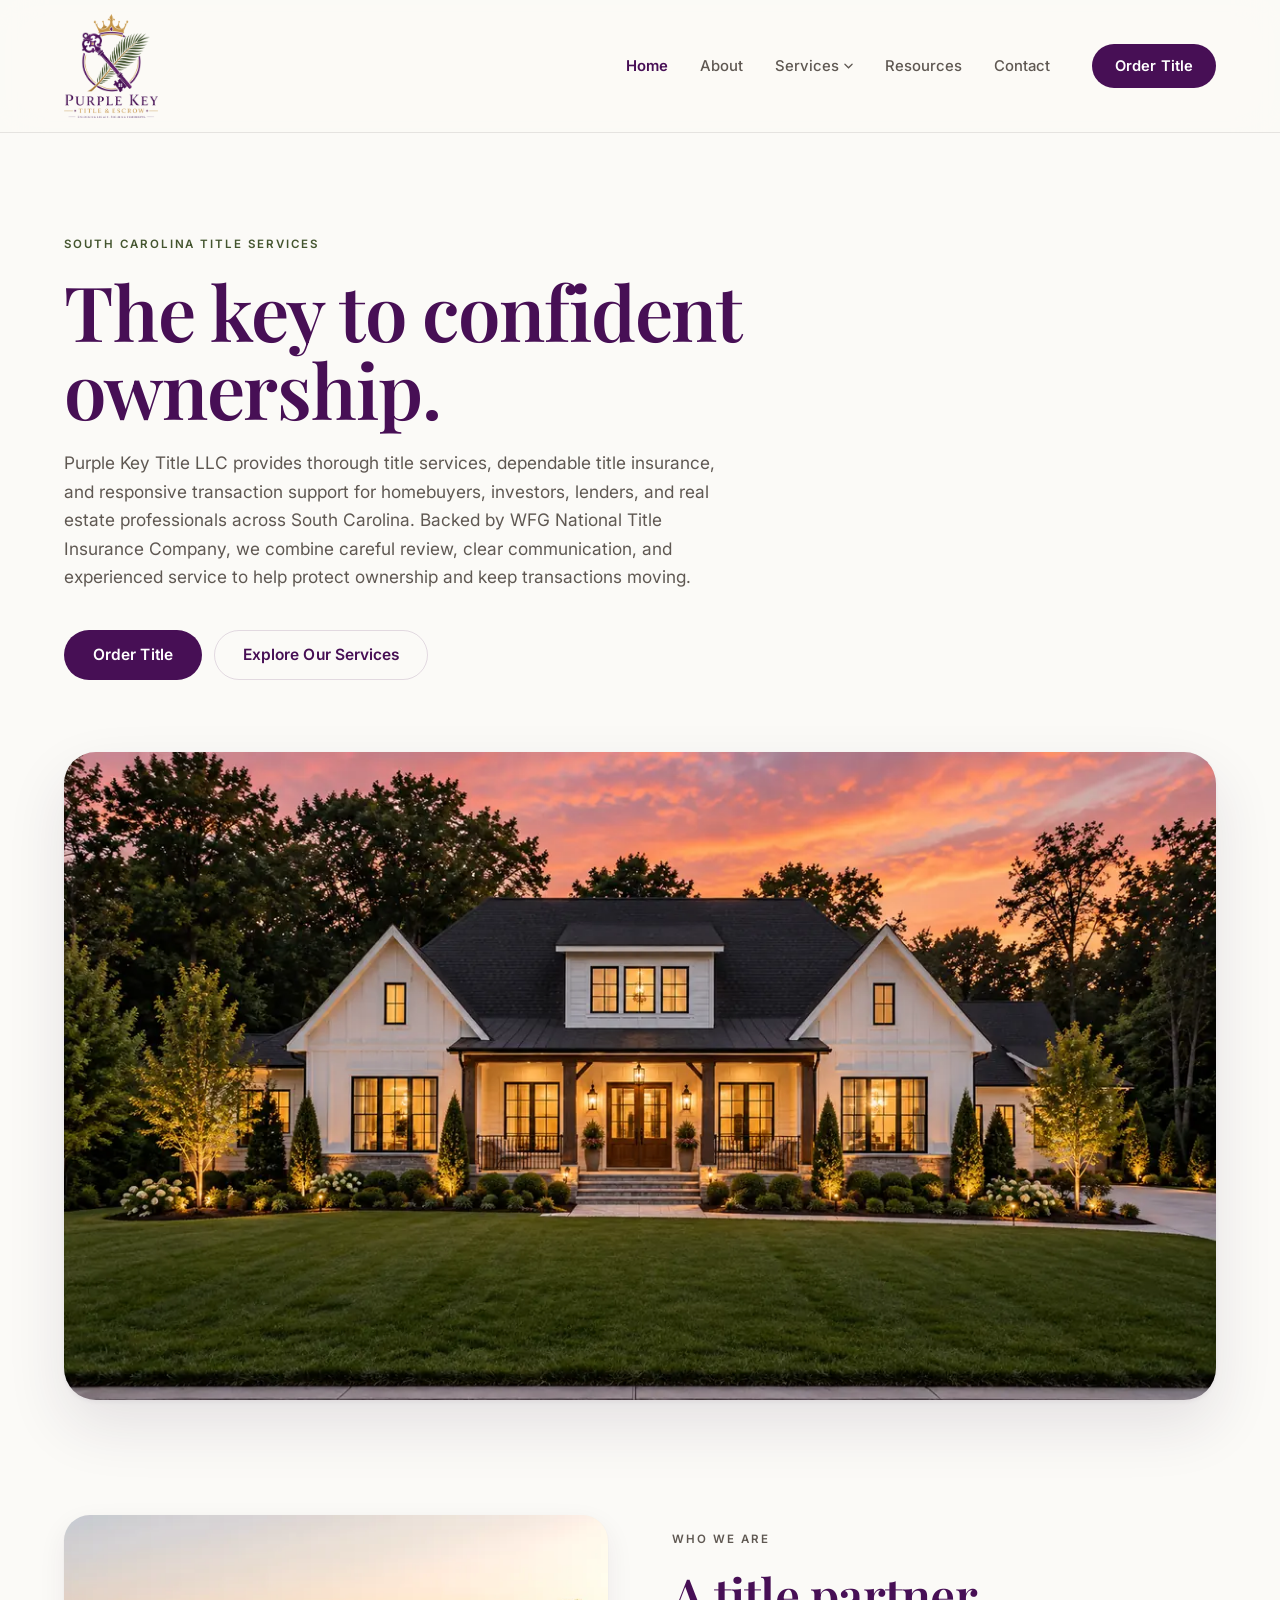
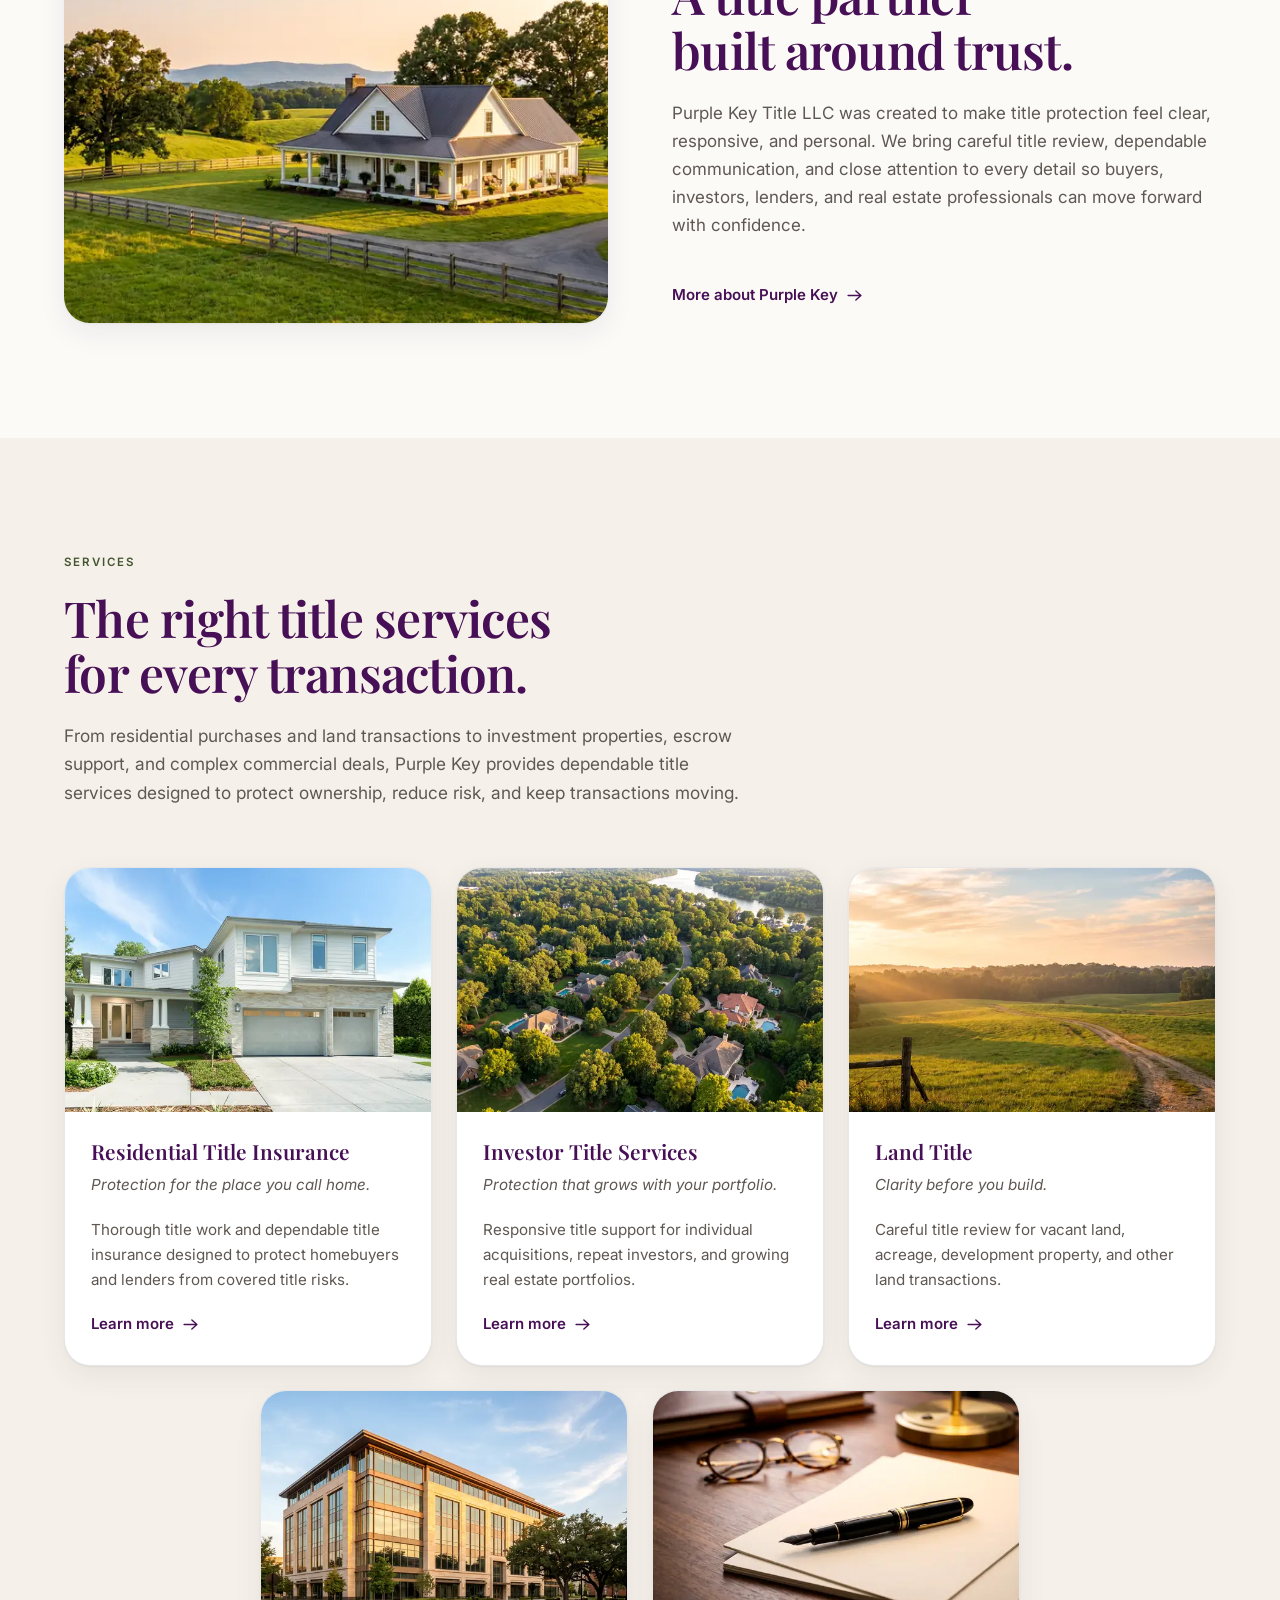
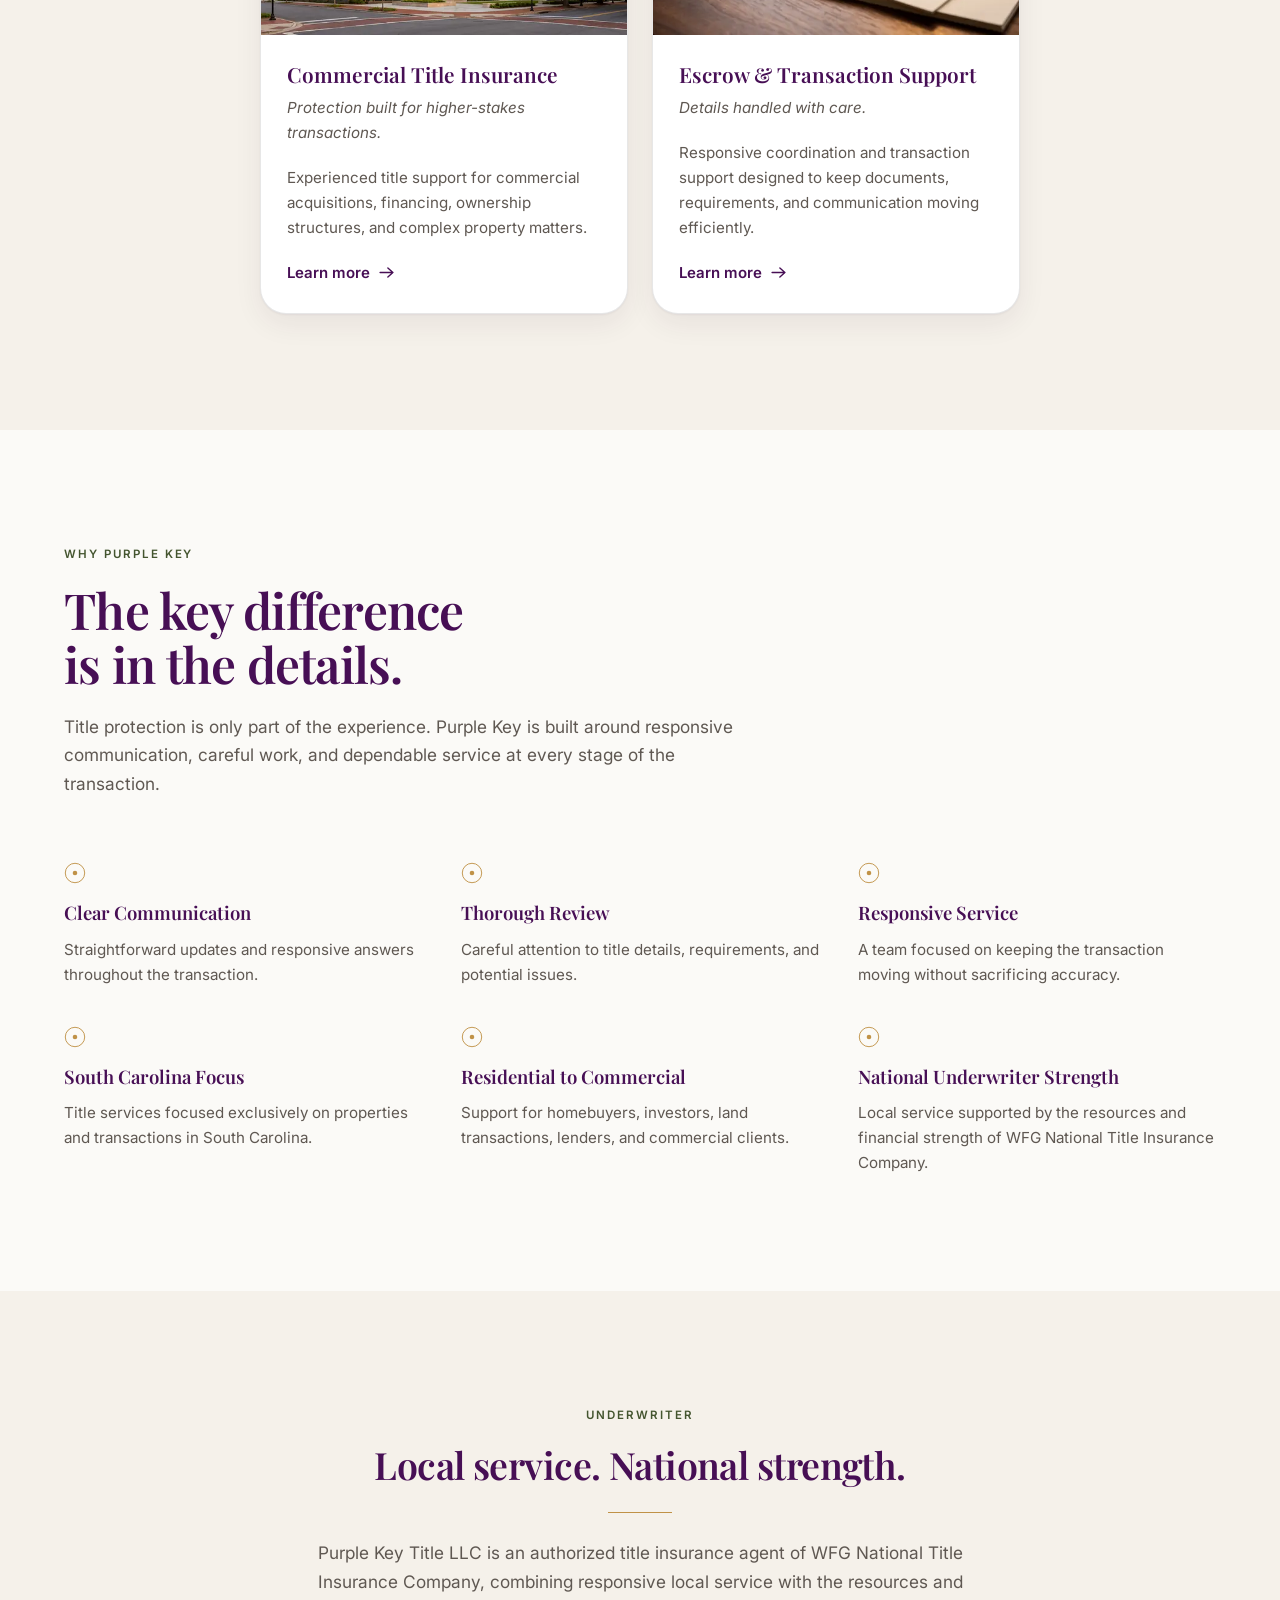
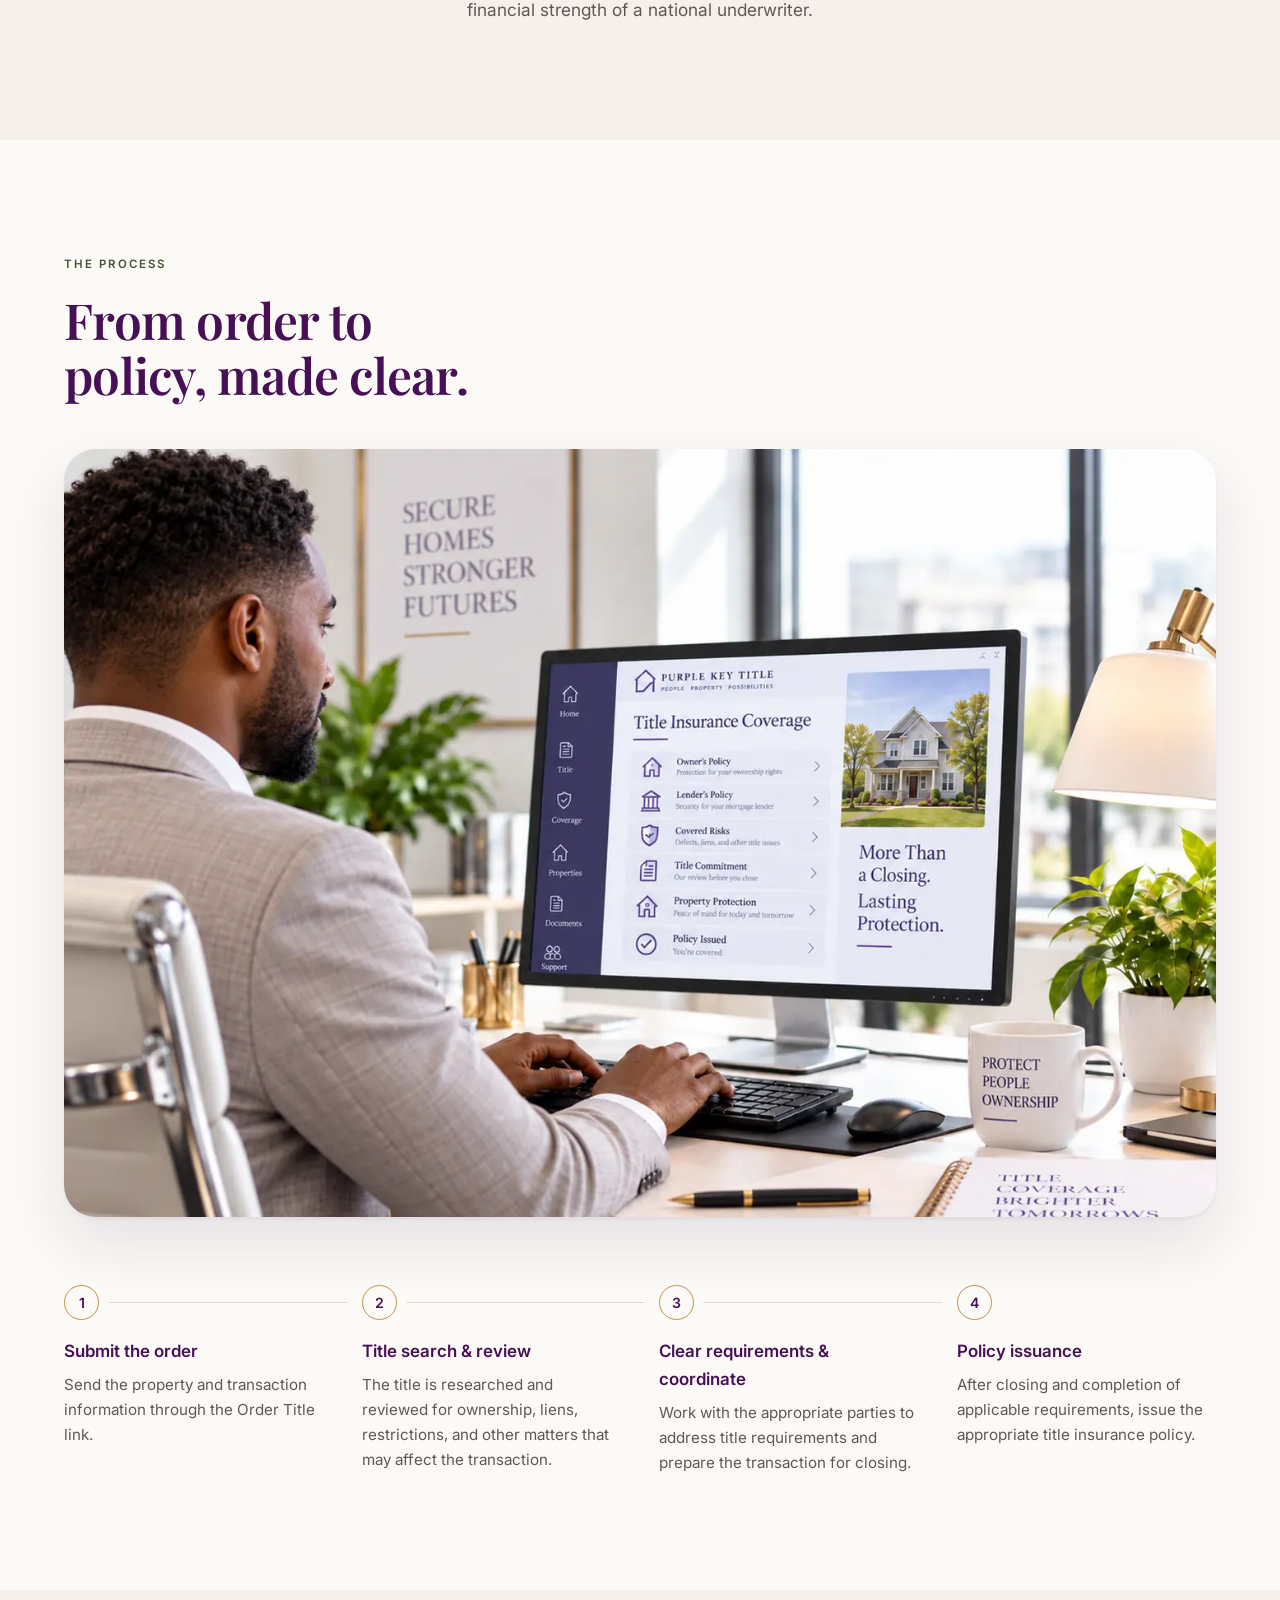
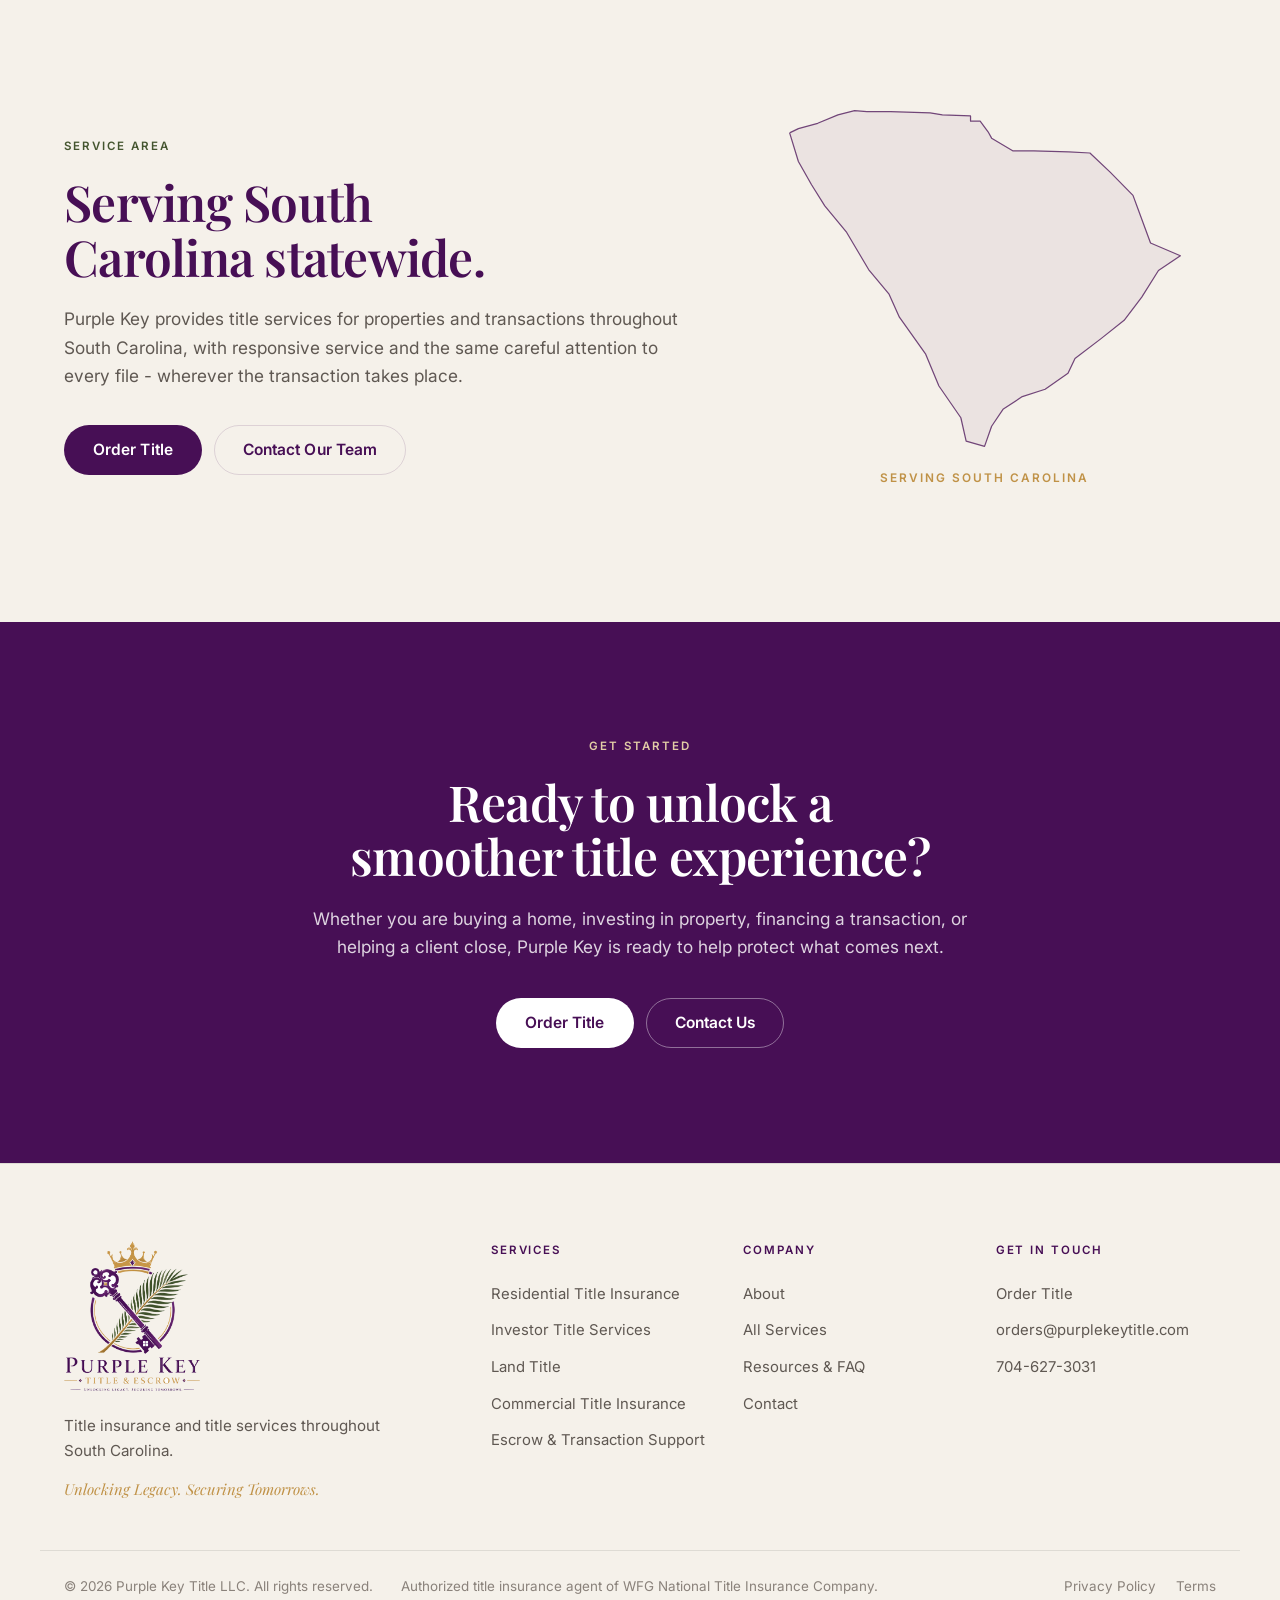
<file: index.html>
<!DOCTYPE html>
<html lang="en">
<head>
<meta charset="utf-8">
<meta name="viewport" content="width=device-width, initial-scale=1">
<title>Purple Key Title LLC | South Carolina Title Insurance</title>
<meta name="description" content="Purple Key Title LLC provides title insurance and title services for homebuyers, investors, lenders, land, and commercial transactions throughout South Carolina.">
<link rel="canonical" href="https://purplekeytitle.com/">
<meta name="theme-color" content="#FBFAF7">
<meta property="og:type" content="website">
<meta property="og:site_name" content="Purple Key Title LLC">
<meta property="og:title" content="Purple Key Title LLC | South Carolina Title Insurance">
<meta property="og:description" content="Purple Key Title LLC provides title insurance and title services for homebuyers, investors, lenders, land, and commercial transactions throughout South Carolina.">
<meta property="og:url" content="https://purplekeytitle.com/">
<meta property="og:image" content="https://purplekeytitle.com/assets/img/og.jpg">
<meta name="twitter:card" content="summary_large_image">
<link rel="icon" href="assets/img/favicon.ico" sizes="any">
<link rel="icon" href="assets/img/icon-32.png" type="image/png">
<link rel="apple-touch-icon" href="assets/img/icon-180.png">
<link rel="manifest" href="site.webmanifest">
<link rel="preconnect" href="https://fonts.googleapis.com">
<link rel="preconnect" href="https://fonts.gstatic.com" crossorigin>
<link rel="stylesheet" href="https://fonts.googleapis.com/css2?family=Playfair+Display:wght@500;600;700&family=Inter:wght@400;500;600&display=swap">
<link rel="stylesheet" href="assets/style.css">
<script type="application/ld+json">{"@context": "https://schema.org", "@type": "ProfessionalService", "name": "Purple Key Title LLC", "description": "Title insurance and title services for residential, investor, land and commercial transactions throughout South Carolina.", "url": "https://purplekeytitle.com", "logo": "https://purplekeytitle.com/assets/img/logo-512.png", "image": "https://purplekeytitle.com/assets/img/og.jpg", "email": "orders@purplekeytitle.com", "areaServed": {"@type": "State", "name": "South Carolina"}, "serviceType": ["Residential Title Insurance", "Investor Title Services", "Land Title", "Commercial Title Insurance", "Escrow & Transaction Support"], "telephone": "704-627-3031"}</script>
</head>
<body>
<a class="skip" href="#main">Skip to content</a>
<header class="site-head" id="head">
  <div class="wrap head-in">
    <a class="brand" href="index.html" aria-label="Purple Key Title LLC - home">
      <img src="assets/img/logo-512.png" alt="Purple Key Title LLC" width="463" height="512">
    </a>
    <nav class="nav" aria-label="Primary">
      <a href="index.html" aria-current="page">Home</a><a href="about.html">About</a>
      <div class="has-dd">
        <button class="dd-btn" aria-expanded="false" aria-haspopup="true">Services<svg viewBox="0 0 10 6" aria-hidden="true"><path d="M1 1l4 4 4-4" fill="none" stroke="currentColor" stroke-width="1.4" stroke-linecap="round"/></svg></button>
        <div class="dd" role="menu">
          <a href="services.html" role="menuitem" class="dd-all"><span class="dd-t">All title services</span><span class="dd-d">An overview of everything Purple Key handles.</span></a>
          <a href="residential-title-insurance.html" role="menuitem"><span class="dd-t">Residential Title Insurance</span><span class="dd-d">Protection for the place you call home.</span></a><a href="investor-title-services.html" role="menuitem"><span class="dd-t">Investor Title Services</span><span class="dd-d">Protection that grows with your portfolio.</span></a><a href="land-title.html" role="menuitem"><span class="dd-t">Land Title</span><span class="dd-d">Clarity before you build.</span></a><a href="commercial-title-insurance.html" role="menuitem"><span class="dd-t">Commercial Title Insurance</span><span class="dd-d">Protection built for higher-stakes transactions.</span></a><a href="escrow-transaction-support.html" role="menuitem"><span class="dd-t">Escrow & Transaction Support</span><span class="dd-d">Details handled with care.</span></a>
        </div>
      </div>
      <a href="resources.html">Resources</a><a href="contact.html">Contact</a>
    </nav>
    <a class="btn btn-p head-cta" href="mailto:orders@purplekeytitle.com?subject=New%20Title%20Order%20-%20Purple%20Key%20Title.&body=Please%20open%20a%20new%20title%20order.%0A%0AContact%20name%3A%0ACompany%20/%20firm%3A%0AEmail%3A%0APhone%3A%0AProperty%20address%3A%0ACounty%3A%0ATransaction%20type%20%28Purchase%20/%20Refinance%20/%20Cash%20/%20Commercial%20/%20Land%20/%20Other%29%3A%0ARole%20%28Buyer%20/%20Seller%20/%20Realtor%20/%20Lender%20/%20Investor%20/%20Attorney%20/%20Other%29%3A%0ARequested%20service%3A%0ATarget%20closing%20date%3A%0ANotes%20/%20special%20instructions%3A%0A%0AFor%20your%20security%2C%20please%20do%20not%20send%20Social%20Security%20numbers%2C%20bank%20account%0Anumbers%2C%20wire%20instructions%20or%20other%20sensitive%20financial%20details%20by%20email.%0A">Order Title</a>
    <button class="burger" aria-label="Open menu" aria-expanded="false"><span></span><span></span></button>
  </div>
  <div class="mobile" hidden>
    <nav aria-label="Mobile"><a href="index.html">Home</a><a href="about.html">About</a><a href="services.html">Services</a><a class="sub" href="residential-title-insurance.html">Residential Title Insurance</a><a class="sub" href="investor-title-services.html">Investor Title Services</a><a class="sub" href="land-title.html">Land Title</a><a class="sub" href="commercial-title-insurance.html">Commercial Title Insurance</a><a class="sub" href="escrow-transaction-support.html">Escrow & Transaction Support</a><a href="resources.html">Resources</a><a href="contact.html">Contact</a></nav>
    <a class="btn btn-p btn-block" href="mailto:orders@purplekeytitle.com?subject=New%20Title%20Order%20-%20Purple%20Key%20Title.&body=Please%20open%20a%20new%20title%20order.%0A%0AContact%20name%3A%0ACompany%20/%20firm%3A%0AEmail%3A%0APhone%3A%0AProperty%20address%3A%0ACounty%3A%0ATransaction%20type%20%28Purchase%20/%20Refinance%20/%20Cash%20/%20Commercial%20/%20Land%20/%20Other%29%3A%0ARole%20%28Buyer%20/%20Seller%20/%20Realtor%20/%20Lender%20/%20Investor%20/%20Attorney%20/%20Other%29%3A%0ARequested%20service%3A%0ATarget%20closing%20date%3A%0ANotes%20/%20special%20instructions%3A%0A%0AFor%20your%20security%2C%20please%20do%20not%20send%20Social%20Security%20numbers%2C%20bank%20account%0Anumbers%2C%20wire%20instructions%20or%20other%20sensitive%20financial%20details%20by%20email.%0A">Order Title</a>
  </div>
</header>
<main id="main">

<section class="hero">
  <div class="wrap">
    <p class="eyebrow">South Carolina Title Services</p>
    <h1 class="h-hero">The key to confident ownership.</h1>
    <p class="lede">Purple Key Title LLC provides thorough title services, dependable title
      insurance, and responsive transaction support for homebuyers, investors, lenders, and real estate
      professionals across South Carolina. Backed by WFG National Title Insurance Company, we combine careful review, clear
      communication, and experienced service to help protect ownership and keep transactions moving.</p>
    <div class="btns">
      <a class="btn btn-p" href="mailto:orders@purplekeytitle.com?subject=New%20Title%20Order%20-%20Purple%20Key%20Title.&body=Please%20open%20a%20new%20title%20order.%0A%0AContact%20name%3A%0ACompany%20/%20firm%3A%0AEmail%3A%0APhone%3A%0AProperty%20address%3A%0ACounty%3A%0ATransaction%20type%20%28Purchase%20/%20Refinance%20/%20Cash%20/%20Commercial%20/%20Land%20/%20Other%29%3A%0ARole%20%28Buyer%20/%20Seller%20/%20Realtor%20/%20Lender%20/%20Investor%20/%20Attorney%20/%20Other%29%3A%0ARequested%20service%3A%0ATarget%20closing%20date%3A%0ANotes%20/%20special%20instructions%3A%0A%0AFor%20your%20security%2C%20please%20do%20not%20send%20Social%20Security%20numbers%2C%20bank%20account%0Anumbers%2C%20wire%20instructions%20or%20other%20sensitive%20financial%20details%20by%20email.%0A">Order Title</a>
      <a class="btn btn-o" href="services.html">Explore Our Services</a>
    </div>
  </div>
  <div class="wrap hero-media">
    <picture class="hero-img"><source type="image/webp" srcset="assets/img/hero-800.webp?v=742c878d 800w, assets/img/hero-1200.webp?v=b5b95b88 1200w, assets/img/hero-1600.webp?v=3e735a2c 1600w" sizes="(max-width: 1240px) 94vw, 1200px"><img src="assets/img/hero-1600.jpg?v=040c004d" srcset="assets/img/hero-800.jpg?v=49346e42 800w, assets/img/hero-1200.jpg?v=3cf33acf 1200w, assets/img/hero-1600.jpg?v=040c004d 1600w" sizes="(max-width: 1240px) 94vw, 1200px" alt="A white board-and-batten farmhouse at twilight, warm light in the windows and landscape lighting along the front beds" width="1600" height="900" fetchpriority="high"></picture>
  </div>
</section>

<section class="sec">
  <div class="wrap split">
    <div class="split-media reveal"><picture class="rounded"><source type="image/webp" srcset="assets/img/about-600.webp?v=5d274d8e 600w, assets/img/about-900.webp?v=4e37e988 900w, assets/img/about-1400.webp?v=75d0896c 1400w" sizes="(max-width: 900px) 92vw, 46vw"><img src="assets/img/about-1400.jpg?v=8e8c1eeb" srcset="assets/img/about-600.jpg?v=9d8b7f51 600w, assets/img/about-900.jpg?v=b7f61f26 900w, assets/img/about-1400.jpg?v=8e8c1eeb 1400w" sizes="(max-width: 900px) 92vw, 46vw" alt="A white farmhouse with a wraparound porch and a black metal roof on rolling South Carolina pasture, framed by mature hardwoods" width="1400" height="1050" loading="lazy" decoding="async"></picture></div>
    <div class="split-copy reveal">
      <p class="eyebrow">Who we are</p>
      <h2 class="h-xl">A title partner built around trust.</h2>
      <p>Purple Key Title LLC was created to make title protection feel clear, responsive, and
        personal. We bring careful title review, dependable communication, and close attention to every
        detail so buyers, investors, lenders, and real estate professionals can move forward with
        confidence.</p>
      <a class="arrow link" href="about.html">More about Purple Key<svg viewBox="0 0 16 12" aria-hidden="true"><path d="M9.5 1L15 6l-5.5 5M15 6H1" fill="none" stroke="currentColor" stroke-width="1.5" stroke-linecap="round" stroke-linejoin="round"/></svg></a>
    </div>
  </div>
</section>

<section class="sec band">
  <div class="wrap">
    <p class="eyebrow">Services</p>
    <h2 class="h-xl">The right title services for every transaction.</h2>
    <p class="lede">From residential purchases and land transactions to investment properties, escrow
      support, and complex commercial deals, Purple Key provides dependable title services designed to
      protect ownership, reduce risk, and keep transactions moving.</p>
  </div>
  <div class="wrap svc-grid">
    <a class="svc-card reveal" href="residential-title-insurance.html">
      <picture class="svc-img"><source type="image/webp" srcset="assets/img/residential-600.webp?v=355f48df 600w, assets/img/residential-800.webp?v=4f65161f 800w, assets/img/residential-1200.webp?v=404d499a 1200w" sizes="(max-width: 700px) 92vw, (max-width: 1080px) 46vw, 30vw"><img src="assets/img/residential-1200.jpg?v=4d25fa75" srcset="assets/img/residential-600.jpg?v=7d6798d0 600w, assets/img/residential-800.jpg?v=04dd458d 800w, assets/img/residential-1200.jpg?v=4d25fa75 1200w" sizes="(max-width: 700px) 92vw, (max-width: 1080px) 46vw, 30vw" alt="A newly built two-storey home with stone and lap siding on a quiet residential street" width="1200" height="800" loading="lazy" decoding="async"></picture>
      <div class="svc-body">
        <h3>Residential Title Insurance</h3>
        <p class="svc-sub">Protection for the place you call home.</p>
        <p>Thorough title work and dependable title insurance designed to protect homebuyers and lenders from covered title risks.</p>
        <span class="arrow">Learn more<svg viewBox="0 0 16 12" aria-hidden="true"><path d="M9.5 1L15 6l-5.5 5M15 6H1" fill="none" stroke="currentColor" stroke-width="1.5" stroke-linecap="round" stroke-linejoin="round"/></svg></span>
      </div>
    </a>
    <a class="svc-card reveal" href="investor-title-services.html">
      <picture class="svc-img"><source type="image/webp" srcset="assets/img/investors-600.webp?v=4a63a806 600w, assets/img/investors-800.webp?v=ddc7b882 800w, assets/img/investors-1200.webp?v=5060602f 1200w" sizes="(max-width: 700px) 92vw, (max-width: 1080px) 46vw, 30vw"><img src="assets/img/investors-1200.jpg?v=07528c98" srcset="assets/img/investors-600.jpg?v=ec933318 600w, assets/img/investors-800.jpg?v=dfaab90b 800w, assets/img/investors-1200.jpg?v=07528c98 1200w" sizes="(max-width: 700px) 92vw, (max-width: 1080px) 46vw, 30vw" alt="An aerial view of an established South Carolina neighborhood of traditional homes under mature trees" width="1200" height="800" loading="lazy" decoding="async"></picture>
      <div class="svc-body">
        <h3>Investor Title Services</h3>
        <p class="svc-sub">Protection that grows with your portfolio.</p>
        <p>Responsive title support for individual acquisitions, repeat investors, and growing real estate portfolios.</p>
        <span class="arrow">Learn more<svg viewBox="0 0 16 12" aria-hidden="true"><path d="M9.5 1L15 6l-5.5 5M15 6H1" fill="none" stroke="currentColor" stroke-width="1.5" stroke-linecap="round" stroke-linejoin="round"/></svg></span>
      </div>
    </a>
    <a class="svc-card reveal" href="land-title.html">
      <picture class="svc-img"><source type="image/webp" srcset="assets/img/land-600.webp?v=23c36aa8 600w, assets/img/land-800.webp?v=45e4af20 800w, assets/img/land-1200.webp?v=2faa735a 1200w" sizes="(max-width: 700px) 92vw, (max-width: 1080px) 46vw, 30vw"><img src="assets/img/land-1200.jpg?v=504000af" srcset="assets/img/land-600.jpg?v=e96552f8 600w, assets/img/land-800.jpg?v=9c55544e 800w, assets/img/land-1200.jpg?v=504000af 1200w" sizes="(max-width: 700px) 92vw, (max-width: 1080px) 46vw, 30vw" alt="Rolling Upstate South Carolina pasture at sunrise with a split-rail fence and a dirt track running toward the treeline" width="1200" height="800" loading="lazy" decoding="async"></picture>
      <div class="svc-body">
        <h3>Land Title</h3>
        <p class="svc-sub">Clarity before you build.</p>
        <p>Careful title review for vacant land, acreage, development property, and other land transactions.</p>
        <span class="arrow">Learn more<svg viewBox="0 0 16 12" aria-hidden="true"><path d="M9.5 1L15 6l-5.5 5M15 6H1" fill="none" stroke="currentColor" stroke-width="1.5" stroke-linecap="round" stroke-linejoin="round"/></svg></span>
      </div>
    </a>
    <a class="svc-card reveal" href="commercial-title-insurance.html">
      <picture class="svc-img"><source type="image/webp" srcset="assets/img/commercial-600.webp?v=ed2ef985 600w, assets/img/commercial-800.webp?v=5790b331 800w, assets/img/commercial-1200.webp?v=7a5e98f9 1200w" sizes="(max-width: 700px) 92vw, (max-width: 1080px) 46vw, 30vw"><img src="assets/img/commercial-1200.jpg?v=febc7211" srcset="assets/img/commercial-600.jpg?v=8ffaa67f 600w, assets/img/commercial-800.jpg?v=968e9689 800w, assets/img/commercial-1200.jpg?v=febc7211 1200w" sizes="(max-width: 700px) 92vw, (max-width: 1080px) 46vw, 30vw" alt="A stone and glass commercial office building on a South Carolina corner at golden hour, framed by mature oaks" width="1200" height="800" loading="lazy" decoding="async"></picture>
      <div class="svc-body">
        <h3>Commercial Title Insurance</h3>
        <p class="svc-sub">Protection built for higher-stakes transactions.</p>
        <p>Experienced title support for commercial acquisitions, financing, ownership structures, and complex property matters.</p>
        <span class="arrow">Learn more<svg viewBox="0 0 16 12" aria-hidden="true"><path d="M9.5 1L15 6l-5.5 5M15 6H1" fill="none" stroke="currentColor" stroke-width="1.5" stroke-linecap="round" stroke-linejoin="round"/></svg></span>
      </div>
    </a>
    <a class="svc-card reveal" href="escrow-transaction-support.html">
      <picture class="svc-img"><source type="image/webp" srcset="assets/img/escrow-600.webp?v=0a1f76e1 600w, assets/img/escrow-800.webp?v=a9f849b5 800w, assets/img/escrow-1200.webp?v=e3d3a7b4 1200w" sizes="(max-width: 700px) 92vw, (max-width: 1080px) 46vw, 30vw"><img src="assets/img/escrow-1200.jpg?v=ba026705" srcset="assets/img/escrow-600.jpg?v=0c8102c8 600w, assets/img/escrow-800.jpg?v=e1016e40 800w, assets/img/escrow-1200.jpg?v=ba026705 1200w" sizes="(max-width: 700px) 92vw, (max-width: 1080px) 46vw, 30vw" alt="A fountain pen resting on cream paper beside reading glasses and a brass desk lamp" width="1200" height="800" loading="lazy" decoding="async"></picture>
      <div class="svc-body">
        <h3>Escrow & Transaction Support</h3>
        <p class="svc-sub">Details handled with care.</p>
        <p>Responsive coordination and transaction support designed to keep documents, requirements, and communication moving efficiently.</p>
        <span class="arrow">Learn more<svg viewBox="0 0 16 12" aria-hidden="true"><path d="M9.5 1L15 6l-5.5 5M15 6H1" fill="none" stroke="currentColor" stroke-width="1.5" stroke-linecap="round" stroke-linejoin="round"/></svg></span>
      </div>
    </a>
  </div>
</section>

<section class="sec">
  <div class="wrap">
    <p class="eyebrow">Why Purple Key</p>
    <h2 class="h-xl">The key difference is in the details.</h2>
    <p class="lede">Title protection is only part of the experience. Purple Key is built around
      responsive communication, careful work, and dependable service at every stage of the
      transaction.</p>
  </div>
  <div class="wrap benefits">
      <div class="benefit reveal">
        <span class="arc" aria-hidden="true"><svg viewBox="0 0 24 24"><circle cx="12" cy="12" r="10.6" fill="none" stroke="currentColor" stroke-width="1"/><circle cx="12" cy="12" r="2.5" fill="currentColor"/></svg></span>
        <h3>Clear Communication</h3><p>Straightforward updates and responsive answers throughout the transaction.</p>
      </div>
      <div class="benefit reveal">
        <span class="arc" aria-hidden="true"><svg viewBox="0 0 24 24"><circle cx="12" cy="12" r="10.6" fill="none" stroke="currentColor" stroke-width="1"/><circle cx="12" cy="12" r="2.5" fill="currentColor"/></svg></span>
        <h3>Thorough Review</h3><p>Careful attention to title details, requirements, and potential issues.</p>
      </div>
      <div class="benefit reveal">
        <span class="arc" aria-hidden="true"><svg viewBox="0 0 24 24"><circle cx="12" cy="12" r="10.6" fill="none" stroke="currentColor" stroke-width="1"/><circle cx="12" cy="12" r="2.5" fill="currentColor"/></svg></span>
        <h3>Responsive Service</h3><p>A team focused on keeping the transaction moving without sacrificing accuracy.</p>
      </div>
      <div class="benefit reveal">
        <span class="arc" aria-hidden="true"><svg viewBox="0 0 24 24"><circle cx="12" cy="12" r="10.6" fill="none" stroke="currentColor" stroke-width="1"/><circle cx="12" cy="12" r="2.5" fill="currentColor"/></svg></span>
        <h3>South Carolina Focus</h3><p>Title services focused exclusively on properties and transactions in South Carolina.</p>
      </div>
      <div class="benefit reveal">
        <span class="arc" aria-hidden="true"><svg viewBox="0 0 24 24"><circle cx="12" cy="12" r="10.6" fill="none" stroke="currentColor" stroke-width="1"/><circle cx="12" cy="12" r="2.5" fill="currentColor"/></svg></span>
        <h3>Residential to Commercial</h3><p>Support for homebuyers, investors, land transactions, lenders, and commercial clients.</p>
      </div>
      <div class="benefit reveal">
        <span class="arc" aria-hidden="true"><svg viewBox="0 0 24 24"><circle cx="12" cy="12" r="10.6" fill="none" stroke="currentColor" stroke-width="1"/><circle cx="12" cy="12" r="2.5" fill="currentColor"/></svg></span>
        <h3>National Underwriter Strength</h3><p>Local service supported by the resources and financial strength of WFG National Title Insurance Company.</p>
      </div>
  </div>
</section>

<section class="sec band uw">
  <div class="wrap narrow center">
    <p class="eyebrow">Underwriter</p>
    <h2 class="h-lg">Local service. National strength.</h2>
    <span class="rule" aria-hidden="true"></span>
    <p class="lede">Purple Key Title LLC is an authorized title insurance agent of WFG National Title Insurance Company,
      combining responsive local service with the resources and financial strength of a national
      underwriter.</p>
  </div>
</section>

<section class="sec">
  <div class="wrap">
    <p class="eyebrow">The process</p>
    <h2 class="h-xl">From order to policy, made clear.</h2>
  </div>
  <div class="wrap proc-media reveal"><picture class="proc-img"><source type="image/webp" srcset="assets/img/process-700.webp?v=fa4f43c5 700w, assets/img/process-1000.webp?v=8a4c0e7e 1000w, assets/img/process-1400.webp?v=8445234a 1400w" sizes="(max-width: 1240px) 94vw, 1200px"><img src="assets/img/process-1400.jpg?v=fed764a0" srcset="assets/img/process-700.jpg?v=4e6becdf 700w, assets/img/process-1000.jpg?v=1196e65a 1000w, assets/img/process-1400.jpg?v=fed764a0 1400w" sizes="(max-width: 1240px) 94vw, 1200px" alt="A title professional reviewing title insurance coverage details on a desktop screen in a bright office" width="1400" height="933" loading="lazy" decoding="async"></picture></div>
  <div class="wrap">
    <div class="steps-row" role="list">
      <div class="step reveal" role="listitem"><span class="step-n">1</span>
        <h3>Submit the order</h3><p>Send the property and transaction information through the Order Title link.</p></div>
      <div class="step reveal" role="listitem"><span class="step-n">2</span>
        <h3>Title search &amp; review</h3><p>The title is researched and reviewed for ownership, liens, restrictions, and other matters that may affect the transaction.</p></div>
      <div class="step reveal" role="listitem"><span class="step-n">3</span>
        <h3>Clear requirements &amp; coordinate</h3><p>Work with the appropriate parties to address title requirements and prepare the transaction for closing.</p></div>
      <div class="step reveal" role="listitem"><span class="step-n">4</span>
        <h3>Policy issuance</h3><p>After closing and completion of applicable requirements, issue the appropriate title insurance policy.</p></div>
    </div>
  </div>
</section>

<section class="sec band">
  <div class="wrap coverage">
    <div class="cov-copy reveal">
      <p class="eyebrow">Service area</p>
      <h2 class="h-xl">Serving South Carolina statewide.</h2>
      <p class="lede">Purple Key provides title services for properties and transactions throughout
        South Carolina, with responsive service and the same careful attention to every file - wherever
        the transaction takes place.</p>
      <div class="btns">
        <a class="btn btn-p" href="mailto:orders@purplekeytitle.com?subject=New%20Title%20Order%20-%20Purple%20Key%20Title.&body=Please%20open%20a%20new%20title%20order.%0A%0AContact%20name%3A%0ACompany%20/%20firm%3A%0AEmail%3A%0APhone%3A%0AProperty%20address%3A%0ACounty%3A%0ATransaction%20type%20%28Purchase%20/%20Refinance%20/%20Cash%20/%20Commercial%20/%20Land%20/%20Other%29%3A%0ARole%20%28Buyer%20/%20Seller%20/%20Realtor%20/%20Lender%20/%20Investor%20/%20Attorney%20/%20Other%29%3A%0ARequested%20service%3A%0ATarget%20closing%20date%3A%0ANotes%20/%20special%20instructions%3A%0A%0AFor%20your%20security%2C%20please%20do%20not%20send%20Social%20Security%20numbers%2C%20bank%20account%0Anumbers%2C%20wire%20instructions%20or%20other%20sensitive%20financial%20details%20by%20email.%0A">Order Title</a>
        <a class="btn btn-o" href="contact.html">Contact Our Team</a>
      </div>
    </div>
    <div class="cov-map reveal" aria-hidden="true">
      <svg viewBox="0 0 520 449" role="img" aria-label="Outline of the state of South Carolina">
        <path d="M 6.0 34.9 L 17.4 29.4 L 42.5 22.5 L 68.8 11.5 L 90.5 6.0 L 106.5 7.4 L 137.3 7.4 L 188.7 8.8 L 204.6 11.5 L 241.2 12.9 L 241.2 19.8 L 253.7 19.8 L 264.0 33.5 L 268.6 41.8 L 296.0 58.3 L 323.4 58.3 L 369.0 59.7 L 396.4 61.1 L 422.7 85.9 L 452.4 116.2 L 475.2 178.1 L 514.0 194.7 L 485.5 213.9 L 463.8 248.4 L 440.9 278.6 L 411.3 302.1 L 377.0 328.2 L 367.9 347.5 L 338.2 368.2 L 308.5 377.8 L 283.4 394.3 L 268.6 416.3 L 259.4 442.5 L 235.5 435.6 L 228.6 405.3 L 200.1 364.0 L 182.9 322.7 L 148.7 274.5 L 135.0 244.2 L 108.7 212.6 L 80.2 164.4 L 51.7 129.9 L 34.5 102.4 L 17.4 72.1 Z" class="sc-fill"/>
        <path d="M 6.0 34.9 L 17.4 29.4 L 42.5 22.5 L 68.8 11.5 L 90.5 6.0 L 106.5 7.4 L 137.3 7.4 L 188.7 8.8 L 204.6 11.5 L 241.2 12.9 L 241.2 19.8 L 253.7 19.8 L 264.0 33.5 L 268.6 41.8 L 296.0 58.3 L 323.4 58.3 L 369.0 59.7 L 396.4 61.1 L 422.7 85.9 L 452.4 116.2 L 475.2 178.1 L 514.0 194.7 L 485.5 213.9 L 463.8 248.4 L 440.9 278.6 L 411.3 302.1 L 377.0 328.2 L 367.9 347.5 L 338.2 368.2 L 308.5 377.8 L 283.4 394.3 L 268.6 416.3 L 259.4 442.5 L 235.5 435.6 L 228.6 405.3 L 200.1 364.0 L 182.9 322.7 L 148.7 274.5 L 135.0 244.2 L 108.7 212.6 L 80.2 164.4 L 51.7 129.9 L 34.5 102.4 L 17.4 72.1 Z" class="sc-line"/>
      </svg>
      <p class="cov-cap">Serving South Carolina</p>
    </div>
  </div>
</section>

</main>
<section class="band-cta reveal">
  <div class="wrap narrow center">
    <p class="eyebrow on-dark">Get started</p>
    <h2 class="h-xl on-dark">Ready to unlock a smoother title experience?</h2>
    <p class="lede on-dark">Whether you are buying a home, investing in property, financing a
      transaction, or helping a client close, Purple Key is ready to help protect what comes next.</p>
    <div class="btns center-btns">
      <a class="btn btn-light" href="mailto:orders@purplekeytitle.com?subject=New%20Title%20Order%20-%20Purple%20Key%20Title.&body=Please%20open%20a%20new%20title%20order.%0A%0AContact%20name%3A%0ACompany%20/%20firm%3A%0AEmail%3A%0APhone%3A%0AProperty%20address%3A%0ACounty%3A%0ATransaction%20type%20%28Purchase%20/%20Refinance%20/%20Cash%20/%20Commercial%20/%20Land%20/%20Other%29%3A%0ARole%20%28Buyer%20/%20Seller%20/%20Realtor%20/%20Lender%20/%20Investor%20/%20Attorney%20/%20Other%29%3A%0ARequested%20service%3A%0ATarget%20closing%20date%3A%0ANotes%20/%20special%20instructions%3A%0A%0AFor%20your%20security%2C%20please%20do%20not%20send%20Social%20Security%20numbers%2C%20bank%20account%0Anumbers%2C%20wire%20instructions%20or%20other%20sensitive%20financial%20details%20by%20email.%0A">Order Title</a>
      <a class="btn btn-ghost-light" href="contact.html">Contact Us</a>
    </div>
  </div>
</section>
<footer class="site-foot">
  <div class="wrap foot-in">
    <div class="foot-brand">
      <img src="assets/img/logo-512.png" alt="Purple Key Title LLC" width="463" height="512" loading="lazy">
      <p class="foot-line">Title insurance and title services throughout South Carolina.</p>
      <p class="foot-tag">Unlocking Legacy. Securing Tomorrows.</p>
    </div>
    <div class="foot-cols">
      <div><h3>Services</h3><a href="residential-title-insurance.html">Residential Title Insurance</a><a href="investor-title-services.html">Investor Title Services</a><a href="land-title.html">Land Title</a><a href="commercial-title-insurance.html">Commercial Title Insurance</a><a href="escrow-transaction-support.html">Escrow & Transaction Support</a></div>
      <div><h3>Company</h3>
        <a href="about.html">About</a>
        <a href="services.html">All Services</a>
        <a href="resources.html">Resources &amp; FAQ</a>
        <a href="contact.html">Contact</a>
      </div>
      <div><h3>Get in touch</h3>
        <a href="mailto:orders@purplekeytitle.com?subject=New%20Title%20Order%20-%20Purple%20Key%20Title.&body=Please%20open%20a%20new%20title%20order.%0A%0AContact%20name%3A%0ACompany%20/%20firm%3A%0AEmail%3A%0APhone%3A%0AProperty%20address%3A%0ACounty%3A%0ATransaction%20type%20%28Purchase%20/%20Refinance%20/%20Cash%20/%20Commercial%20/%20Land%20/%20Other%29%3A%0ARole%20%28Buyer%20/%20Seller%20/%20Realtor%20/%20Lender%20/%20Investor%20/%20Attorney%20/%20Other%29%3A%0ARequested%20service%3A%0ATarget%20closing%20date%3A%0ANotes%20/%20special%20instructions%3A%0A%0AFor%20your%20security%2C%20please%20do%20not%20send%20Social%20Security%20numbers%2C%20bank%20account%0Anumbers%2C%20wire%20instructions%20or%20other%20sensitive%20financial%20details%20by%20email.%0A">Order Title</a>
        <a href="mailto:orders@purplekeytitle.com">orders@purplekeytitle.com</a>
        <a href="tel:+17046273031">704-627-3031</a>
      </div>
    </div>
  </div>
  <div class="wrap foot-bar">
    <p>&copy; 2026 Purple Key Title LLC. All rights reserved.</p>
    <p class="foot-uw">Authorized title insurance agent of WFG National Title Insurance Company.</p>
    <p class="foot-legal"><a href="privacy.html">Privacy Policy</a><a href="terms.html">Terms</a></p>
  </div>
</footer>
<script src="assets/main.js" defer></script>
</body>
</html>
</file>
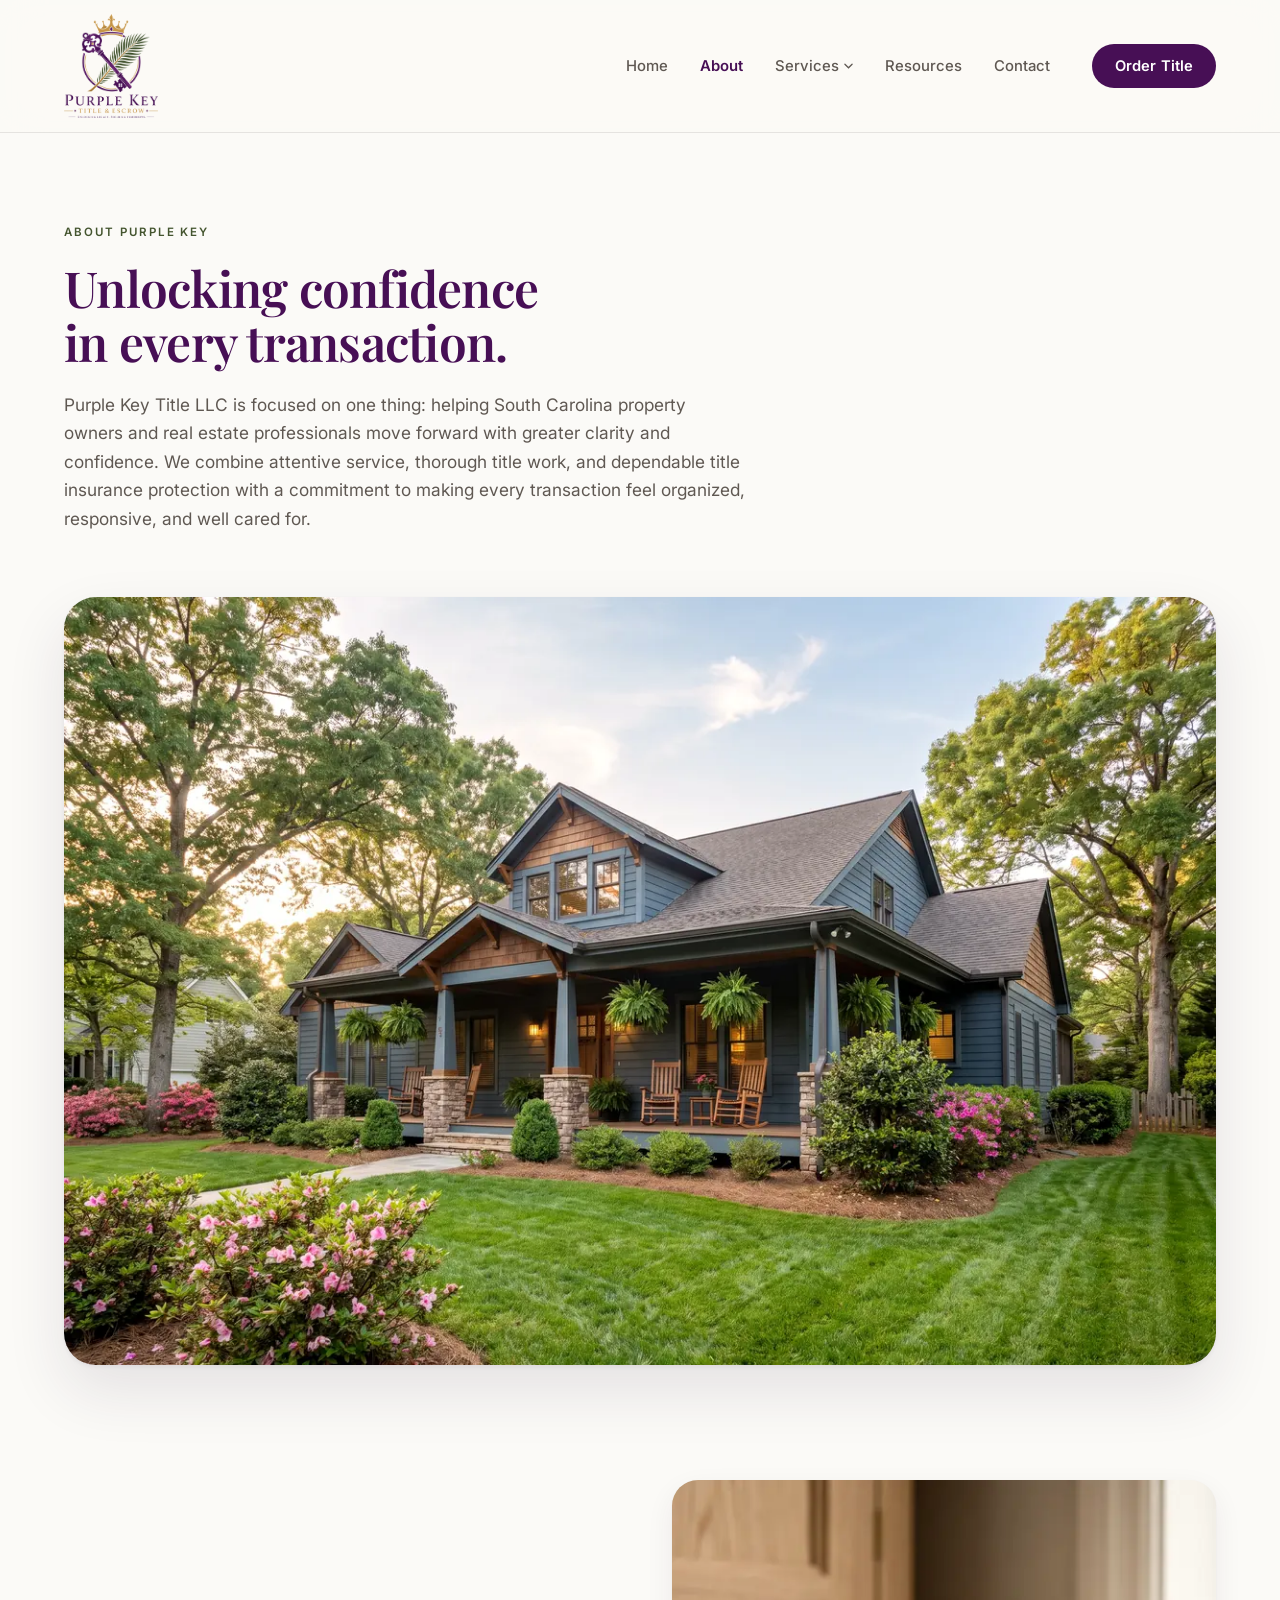
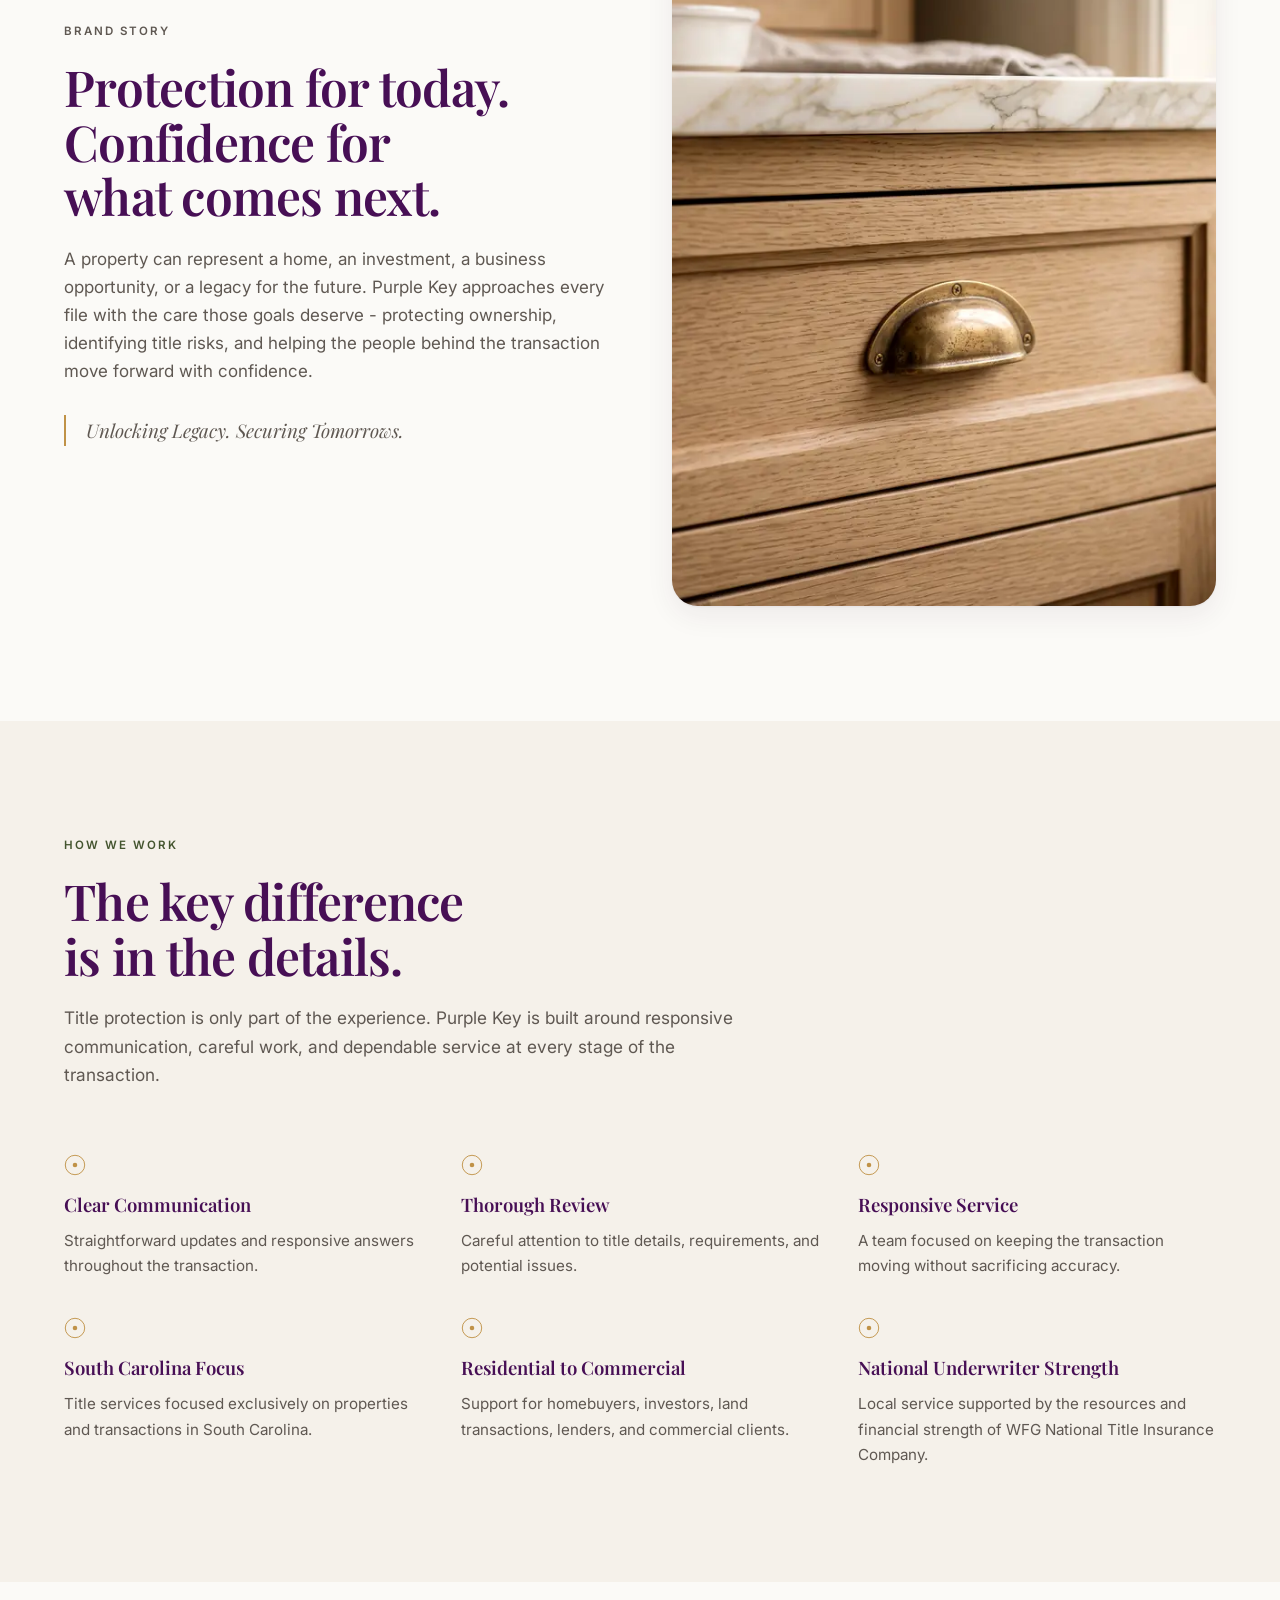
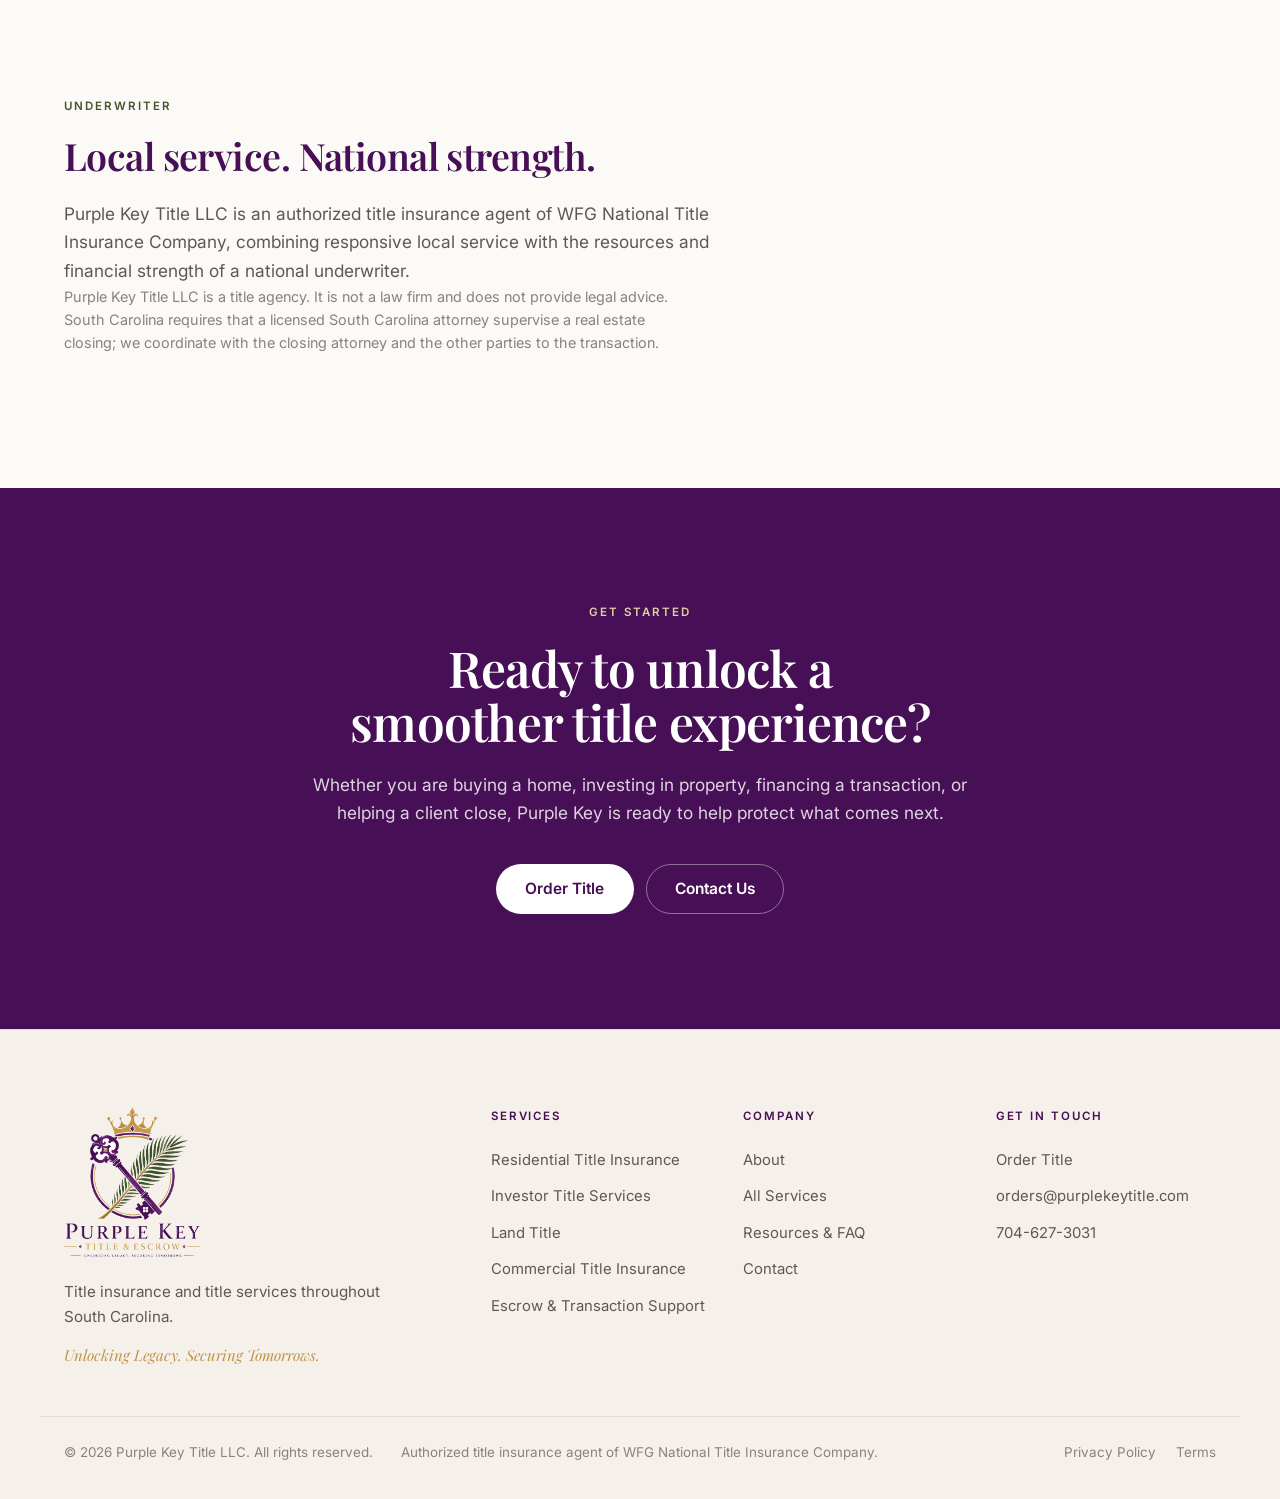
<file: about.html>
<!DOCTYPE html>
<html lang="en">
<head>
<meta charset="utf-8">
<meta name="viewport" content="width=device-width, initial-scale=1">
<title>About | Purple Key Title LLC</title>
<meta name="description" content="Purple Key Title LLC helps South Carolina property owners and real estate professionals move forward with greater clarity and confidence.">
<link rel="canonical" href="https://purplekeytitle.com/about.html">
<meta name="theme-color" content="#FBFAF7">
<meta property="og:type" content="website">
<meta property="og:site_name" content="Purple Key Title LLC">
<meta property="og:title" content="About | Purple Key Title LLC">
<meta property="og:description" content="Purple Key Title LLC helps South Carolina property owners and real estate professionals move forward with greater clarity and confidence.">
<meta property="og:url" content="https://purplekeytitle.com/about.html">
<meta property="og:image" content="https://purplekeytitle.com/assets/img/og.jpg">
<meta name="twitter:card" content="summary_large_image">
<link rel="icon" href="assets/img/favicon.ico" sizes="any">
<link rel="icon" href="assets/img/icon-32.png" type="image/png">
<link rel="apple-touch-icon" href="assets/img/icon-180.png">
<link rel="manifest" href="site.webmanifest">
<link rel="preconnect" href="https://fonts.googleapis.com">
<link rel="preconnect" href="https://fonts.gstatic.com" crossorigin>
<link rel="stylesheet" href="https://fonts.googleapis.com/css2?family=Playfair+Display:wght@500;600;700&family=Inter:wght@400;500;600&display=swap">
<link rel="stylesheet" href="assets/style.css">
<script type="application/ld+json">{"@context": "https://schema.org", "@type": "ProfessionalService", "name": "Purple Key Title LLC", "description": "Title insurance and title services for residential, investor, land and commercial transactions throughout South Carolina.", "url": "https://purplekeytitle.com", "logo": "https://purplekeytitle.com/assets/img/logo-512.png", "image": "https://purplekeytitle.com/assets/img/og.jpg", "email": "orders@purplekeytitle.com", "areaServed": {"@type": "State", "name": "South Carolina"}, "serviceType": ["Residential Title Insurance", "Investor Title Services", "Land Title", "Commercial Title Insurance", "Escrow & Transaction Support"], "telephone": "704-627-3031"}</script>
</head>
<body>
<a class="skip" href="#main">Skip to content</a>
<header class="site-head" id="head">
  <div class="wrap head-in">
    <a class="brand" href="index.html" aria-label="Purple Key Title LLC - home">
      <img src="assets/img/logo-512.png" alt="Purple Key Title LLC" width="463" height="512">
    </a>
    <nav class="nav" aria-label="Primary">
      <a href="index.html">Home</a><a href="about.html" aria-current="page">About</a>
      <div class="has-dd">
        <button class="dd-btn" aria-expanded="false" aria-haspopup="true">Services<svg viewBox="0 0 10 6" aria-hidden="true"><path d="M1 1l4 4 4-4" fill="none" stroke="currentColor" stroke-width="1.4" stroke-linecap="round"/></svg></button>
        <div class="dd" role="menu">
          <a href="services.html" role="menuitem" class="dd-all"><span class="dd-t">All title services</span><span class="dd-d">An overview of everything Purple Key handles.</span></a>
          <a href="residential-title-insurance.html" role="menuitem"><span class="dd-t">Residential Title Insurance</span><span class="dd-d">Protection for the place you call home.</span></a><a href="investor-title-services.html" role="menuitem"><span class="dd-t">Investor Title Services</span><span class="dd-d">Protection that grows with your portfolio.</span></a><a href="land-title.html" role="menuitem"><span class="dd-t">Land Title</span><span class="dd-d">Clarity before you build.</span></a><a href="commercial-title-insurance.html" role="menuitem"><span class="dd-t">Commercial Title Insurance</span><span class="dd-d">Protection built for higher-stakes transactions.</span></a><a href="escrow-transaction-support.html" role="menuitem"><span class="dd-t">Escrow & Transaction Support</span><span class="dd-d">Details handled with care.</span></a>
        </div>
      </div>
      <a href="resources.html">Resources</a><a href="contact.html">Contact</a>
    </nav>
    <a class="btn btn-p head-cta" href="mailto:orders@purplekeytitle.com?subject=New%20Title%20Order%20-%20Purple%20Key%20Title.&body=Please%20open%20a%20new%20title%20order.%0A%0AContact%20name%3A%0ACompany%20/%20firm%3A%0AEmail%3A%0APhone%3A%0AProperty%20address%3A%0ACounty%3A%0ATransaction%20type%20%28Purchase%20/%20Refinance%20/%20Cash%20/%20Commercial%20/%20Land%20/%20Other%29%3A%0ARole%20%28Buyer%20/%20Seller%20/%20Realtor%20/%20Lender%20/%20Investor%20/%20Attorney%20/%20Other%29%3A%0ARequested%20service%3A%0ATarget%20closing%20date%3A%0ANotes%20/%20special%20instructions%3A%0A%0AFor%20your%20security%2C%20please%20do%20not%20send%20Social%20Security%20numbers%2C%20bank%20account%0Anumbers%2C%20wire%20instructions%20or%20other%20sensitive%20financial%20details%20by%20email.%0A">Order Title</a>
    <button class="burger" aria-label="Open menu" aria-expanded="false"><span></span><span></span></button>
  </div>
  <div class="mobile" hidden>
    <nav aria-label="Mobile"><a href="index.html">Home</a><a href="about.html">About</a><a href="services.html">Services</a><a class="sub" href="residential-title-insurance.html">Residential Title Insurance</a><a class="sub" href="investor-title-services.html">Investor Title Services</a><a class="sub" href="land-title.html">Land Title</a><a class="sub" href="commercial-title-insurance.html">Commercial Title Insurance</a><a class="sub" href="escrow-transaction-support.html">Escrow & Transaction Support</a><a href="resources.html">Resources</a><a href="contact.html">Contact</a></nav>
    <a class="btn btn-p btn-block" href="mailto:orders@purplekeytitle.com?subject=New%20Title%20Order%20-%20Purple%20Key%20Title.&body=Please%20open%20a%20new%20title%20order.%0A%0AContact%20name%3A%0ACompany%20/%20firm%3A%0AEmail%3A%0APhone%3A%0AProperty%20address%3A%0ACounty%3A%0ATransaction%20type%20%28Purchase%20/%20Refinance%20/%20Cash%20/%20Commercial%20/%20Land%20/%20Other%29%3A%0ARole%20%28Buyer%20/%20Seller%20/%20Realtor%20/%20Lender%20/%20Investor%20/%20Attorney%20/%20Other%29%3A%0ARequested%20service%3A%0ATarget%20closing%20date%3A%0ANotes%20/%20special%20instructions%3A%0A%0AFor%20your%20security%2C%20please%20do%20not%20send%20Social%20Security%20numbers%2C%20bank%20account%0Anumbers%2C%20wire%20instructions%20or%20other%20sensitive%20financial%20details%20by%20email.%0A">Order Title</a>
  </div>
</header>
<main id="main">
<section class="page-hero">
  <div class="wrap">
    <p class="eyebrow">About Purple Key</p>
    <h1 class="h-xl">Unlocking confidence in every transaction.</h1>
    <p class="lede">Purple Key Title LLC is focused on one thing: helping South Carolina property owners and real estate professionals move forward with greater clarity and confidence. We combine attentive service, thorough title work, and dependable title insurance protection with a commitment to making every transaction feel organized, responsive, and well cared for.</p>
  </div>
</section>

  <div class="wrap hero-media"><picture class="hero-img"><source type="image/webp" srcset="assets/img/colonial-600.webp?v=0dabc2d1 600w, assets/img/colonial-800.webp?v=b4476969 800w, assets/img/colonial-1200.webp?v=90159c26 1200w" sizes="(max-width: 1240px) 94vw, 1200px"><img src="assets/img/colonial-1200.jpg?v=ac483b48" srcset="assets/img/colonial-600.jpg?v=ffe4ebed 600w, assets/img/colonial-800.jpg?v=0e0833db 800w, assets/img/colonial-1200.jpg?v=ac483b48 1200w" sizes="(max-width: 1240px) 94vw, 1200px" alt="A traditional craftsman home with a deep front porch, stone columns and azaleas in an established South Carolina neighborhood" width="1200" height="800" loading="lazy" decoding="async"></picture></div>

<section class="sec">
  <div class="wrap split">
    <div class="split-copy reveal">
      <p class="eyebrow">Brand story</p>
      <h2 class="h-xl">Protection for today. Confidence for what comes next.</h2>
      <p>A property can represent a home, an investment, a business opportunity, or a legacy for the
        future. Purple Key approaches every file with the care those goals deserve - protecting
        ownership, identifying title risks, and helping the people behind the transaction move forward
        with confidence.</p>
      <p class="tagline-quote">Unlocking Legacy. Securing Tomorrows.</p>
    </div>
    <div class="split-media reveal"><picture class="rounded"><source type="image/webp" srcset="assets/img/detail-600.webp?v=fb9d6bf7 600w, assets/img/detail-900.webp?v=4f043080 900w" sizes="(max-width: 900px) 92vw, 42vw"><img src="assets/img/detail-900.jpg?v=ccfcc59e" srcset="assets/img/detail-600.jpg?v=383fc5e1 600w, assets/img/detail-900.jpg?v=ccfcc59e 900w" sizes="(max-width: 900px) 92vw, 42vw" alt="Antique brass hardware on white oak cabinetry beside a marble countertop" width="900" height="1200" loading="lazy" decoding="async"></picture></div>
  </div>
</section>

<section class="sec band">
  <div class="wrap">
    <p class="eyebrow">How we work</p>
    <h2 class="h-xl">The key difference is in the details.</h2>
    <p class="lede">Title protection is only part of the experience. Purple Key is built around
      responsive communication, careful work, and dependable service at every stage of the
      transaction.</p>
  </div>
  <div class="wrap benefits">
      <div class="benefit reveal"><span class="arc" aria-hidden="true"><svg viewBox="0 0 24 24"><circle cx="12" cy="12" r="10.6" fill="none" stroke="currentColor" stroke-width="1"/><circle cx="12" cy="12" r="2.5" fill="currentColor"/></svg></span><h3>Clear Communication</h3><p>Straightforward updates and responsive answers throughout the transaction.</p></div>
      <div class="benefit reveal"><span class="arc" aria-hidden="true"><svg viewBox="0 0 24 24"><circle cx="12" cy="12" r="10.6" fill="none" stroke="currentColor" stroke-width="1"/><circle cx="12" cy="12" r="2.5" fill="currentColor"/></svg></span><h3>Thorough Review</h3><p>Careful attention to title details, requirements, and potential issues.</p></div>
      <div class="benefit reveal"><span class="arc" aria-hidden="true"><svg viewBox="0 0 24 24"><circle cx="12" cy="12" r="10.6" fill="none" stroke="currentColor" stroke-width="1"/><circle cx="12" cy="12" r="2.5" fill="currentColor"/></svg></span><h3>Responsive Service</h3><p>A team focused on keeping the transaction moving without sacrificing accuracy.</p></div>
      <div class="benefit reveal"><span class="arc" aria-hidden="true"><svg viewBox="0 0 24 24"><circle cx="12" cy="12" r="10.6" fill="none" stroke="currentColor" stroke-width="1"/><circle cx="12" cy="12" r="2.5" fill="currentColor"/></svg></span><h3>South Carolina Focus</h3><p>Title services focused exclusively on properties and transactions in South Carolina.</p></div>
      <div class="benefit reveal"><span class="arc" aria-hidden="true"><svg viewBox="0 0 24 24"><circle cx="12" cy="12" r="10.6" fill="none" stroke="currentColor" stroke-width="1"/><circle cx="12" cy="12" r="2.5" fill="currentColor"/></svg></span><h3>Residential to Commercial</h3><p>Support for homebuyers, investors, land transactions, lenders, and commercial clients.</p></div>
      <div class="benefit reveal"><span class="arc" aria-hidden="true"><svg viewBox="0 0 24 24"><circle cx="12" cy="12" r="10.6" fill="none" stroke="currentColor" stroke-width="1"/><circle cx="12" cy="12" r="2.5" fill="currentColor"/></svg></span><h3>National Underwriter Strength</h3><p>Local service supported by the resources and financial strength of WFG National Title Insurance Company.</p></div>
  </div>
</section>

<section class="sec">
  <div class="wrap">
    <p class="eyebrow">Underwriter</p>
    <h2 class="h-lg">Local service. National strength.</h2>
    <p class="lede">Purple Key Title LLC is an authorized title insurance agent of WFG National Title Insurance Company,
      combining responsive local service with the resources and financial strength of a national
      underwriter.</p>
    <p class="fine">Purple Key Title LLC is a title agency. It is not a law firm and does not
      provide legal advice. South Carolina requires that a licensed South Carolina attorney supervise a
      real estate closing; we coordinate with the closing attorney and the other parties to the
      transaction.</p>
  </div>
</section>
</main>
<section class="band-cta reveal">
  <div class="wrap narrow center">
    <p class="eyebrow on-dark">Get started</p>
    <h2 class="h-xl on-dark">Ready to unlock a smoother title experience?</h2>
    <p class="lede on-dark">Whether you are buying a home, investing in property, financing a
      transaction, or helping a client close, Purple Key is ready to help protect what comes next.</p>
    <div class="btns center-btns">
      <a class="btn btn-light" href="mailto:orders@purplekeytitle.com?subject=New%20Title%20Order%20-%20Purple%20Key%20Title.&body=Please%20open%20a%20new%20title%20order.%0A%0AContact%20name%3A%0ACompany%20/%20firm%3A%0AEmail%3A%0APhone%3A%0AProperty%20address%3A%0ACounty%3A%0ATransaction%20type%20%28Purchase%20/%20Refinance%20/%20Cash%20/%20Commercial%20/%20Land%20/%20Other%29%3A%0ARole%20%28Buyer%20/%20Seller%20/%20Realtor%20/%20Lender%20/%20Investor%20/%20Attorney%20/%20Other%29%3A%0ARequested%20service%3A%0ATarget%20closing%20date%3A%0ANotes%20/%20special%20instructions%3A%0A%0AFor%20your%20security%2C%20please%20do%20not%20send%20Social%20Security%20numbers%2C%20bank%20account%0Anumbers%2C%20wire%20instructions%20or%20other%20sensitive%20financial%20details%20by%20email.%0A">Order Title</a>
      <a class="btn btn-ghost-light" href="contact.html">Contact Us</a>
    </div>
  </div>
</section>
<footer class="site-foot">
  <div class="wrap foot-in">
    <div class="foot-brand">
      <img src="assets/img/logo-512.png" alt="Purple Key Title LLC" width="463" height="512" loading="lazy">
      <p class="foot-line">Title insurance and title services throughout South Carolina.</p>
      <p class="foot-tag">Unlocking Legacy. Securing Tomorrows.</p>
    </div>
    <div class="foot-cols">
      <div><h3>Services</h3><a href="residential-title-insurance.html">Residential Title Insurance</a><a href="investor-title-services.html">Investor Title Services</a><a href="land-title.html">Land Title</a><a href="commercial-title-insurance.html">Commercial Title Insurance</a><a href="escrow-transaction-support.html">Escrow & Transaction Support</a></div>
      <div><h3>Company</h3>
        <a href="about.html">About</a>
        <a href="services.html">All Services</a>
        <a href="resources.html">Resources &amp; FAQ</a>
        <a href="contact.html">Contact</a>
      </div>
      <div><h3>Get in touch</h3>
        <a href="mailto:orders@purplekeytitle.com?subject=New%20Title%20Order%20-%20Purple%20Key%20Title.&body=Please%20open%20a%20new%20title%20order.%0A%0AContact%20name%3A%0ACompany%20/%20firm%3A%0AEmail%3A%0APhone%3A%0AProperty%20address%3A%0ACounty%3A%0ATransaction%20type%20%28Purchase%20/%20Refinance%20/%20Cash%20/%20Commercial%20/%20Land%20/%20Other%29%3A%0ARole%20%28Buyer%20/%20Seller%20/%20Realtor%20/%20Lender%20/%20Investor%20/%20Attorney%20/%20Other%29%3A%0ARequested%20service%3A%0ATarget%20closing%20date%3A%0ANotes%20/%20special%20instructions%3A%0A%0AFor%20your%20security%2C%20please%20do%20not%20send%20Social%20Security%20numbers%2C%20bank%20account%0Anumbers%2C%20wire%20instructions%20or%20other%20sensitive%20financial%20details%20by%20email.%0A">Order Title</a>
        <a href="mailto:orders@purplekeytitle.com">orders@purplekeytitle.com</a>
        <a href="tel:+17046273031">704-627-3031</a>
      </div>
    </div>
  </div>
  <div class="wrap foot-bar">
    <p>&copy; 2026 Purple Key Title LLC. All rights reserved.</p>
    <p class="foot-uw">Authorized title insurance agent of WFG National Title Insurance Company.</p>
    <p class="foot-legal"><a href="privacy.html">Privacy Policy</a><a href="terms.html">Terms</a></p>
  </div>
</footer>
<script src="assets/main.js" defer></script>
</body>
</html>
</file>
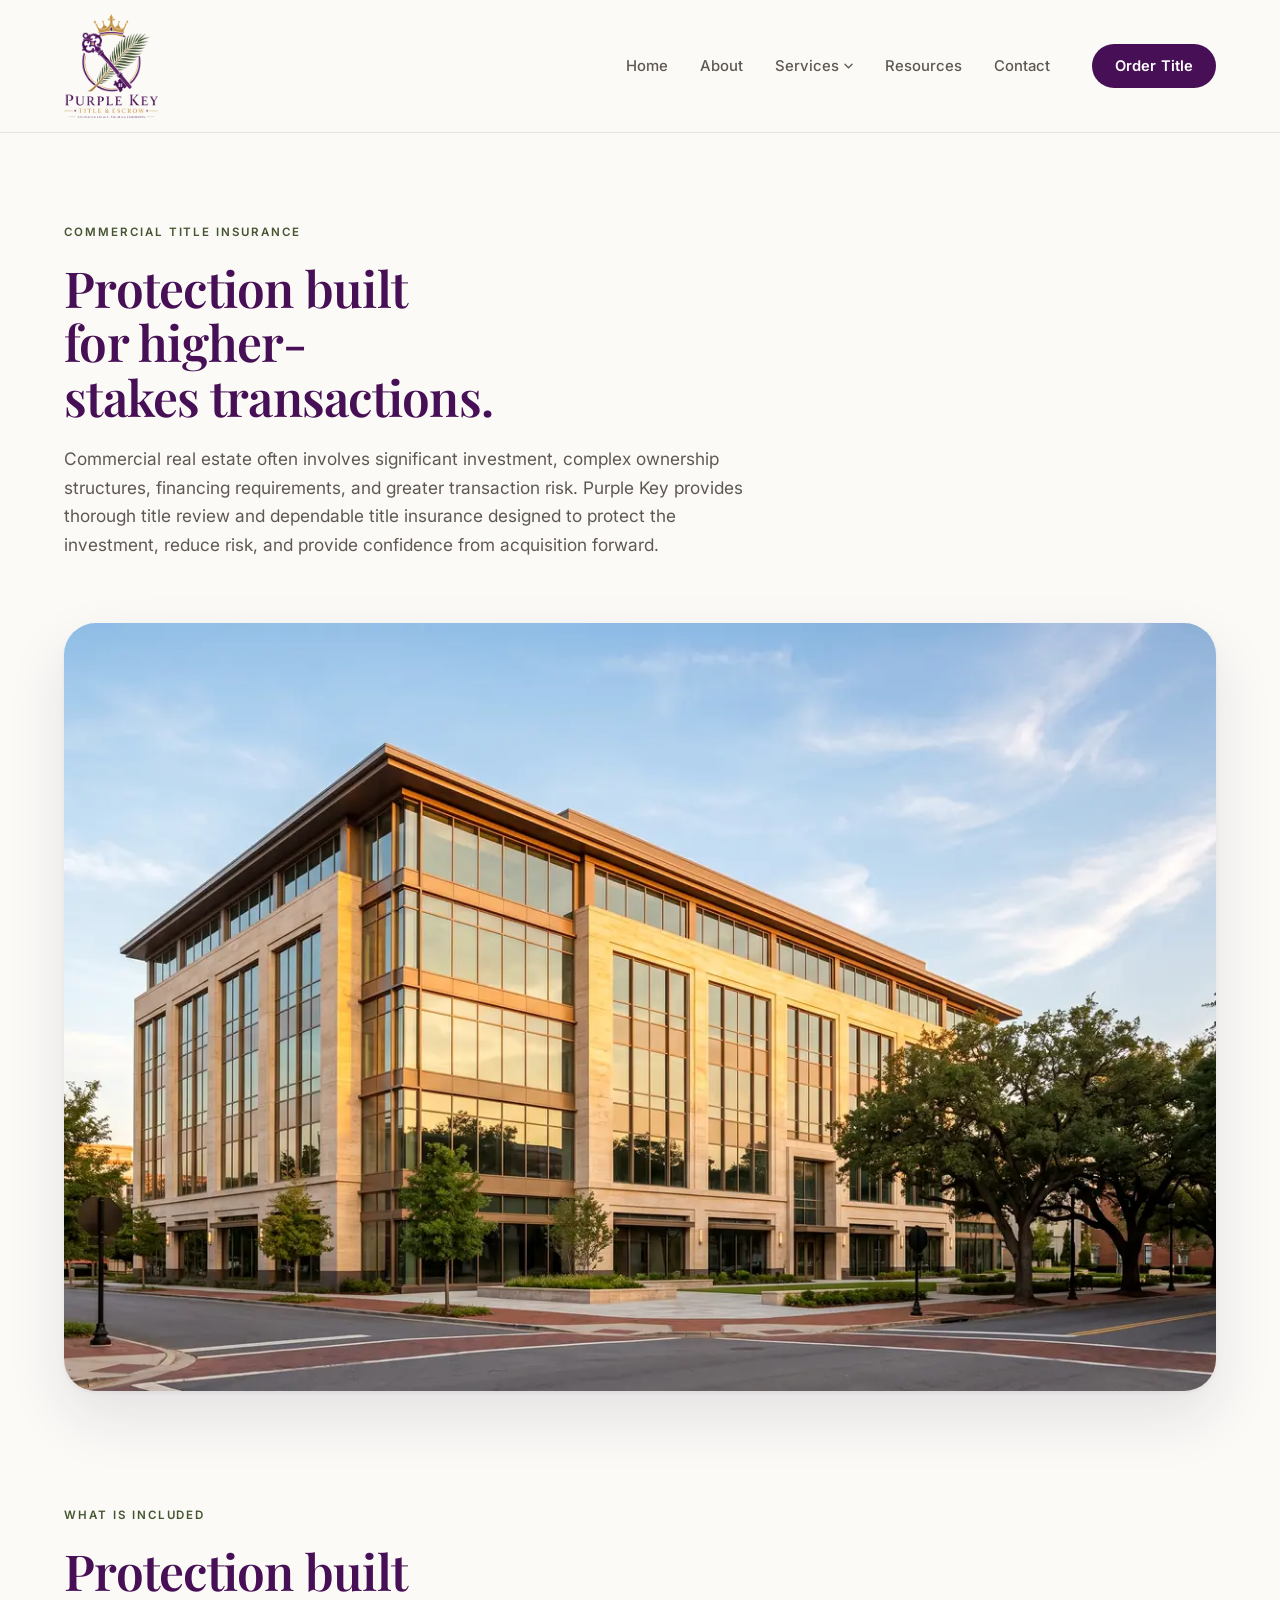
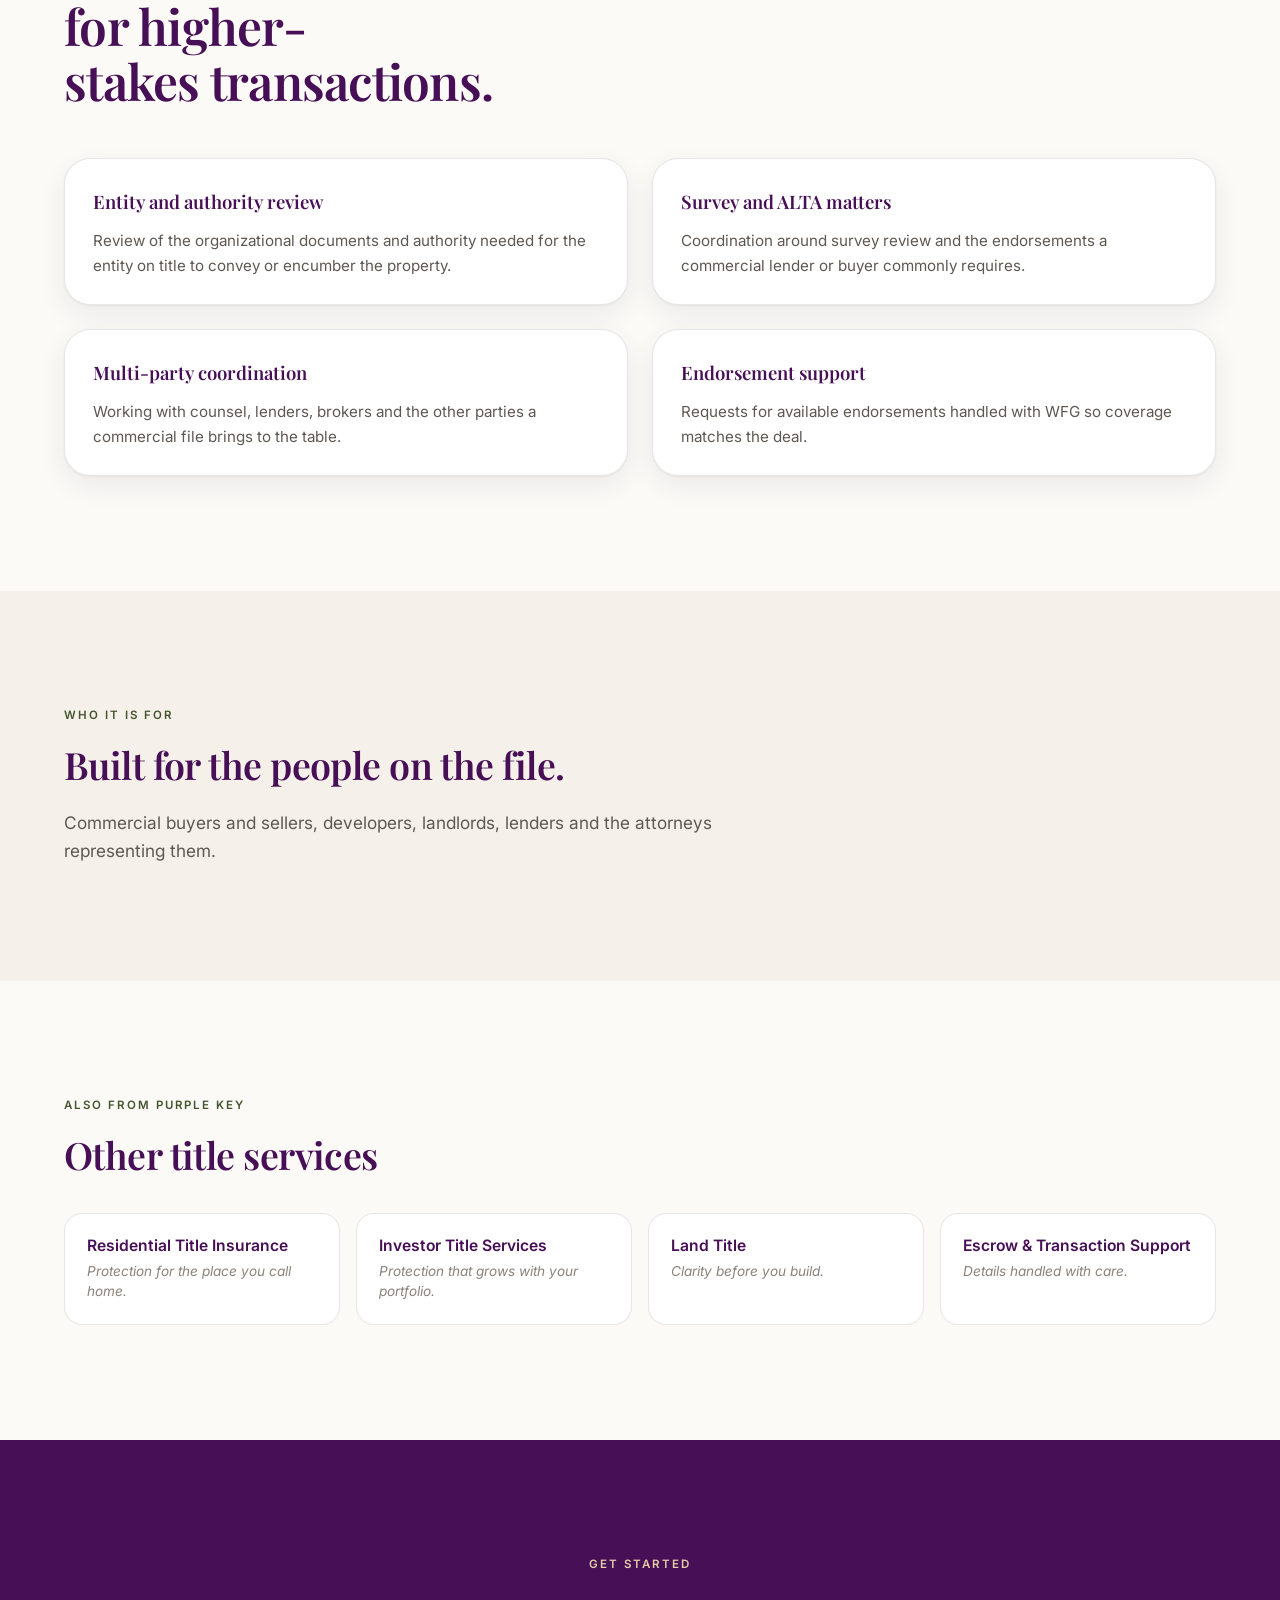
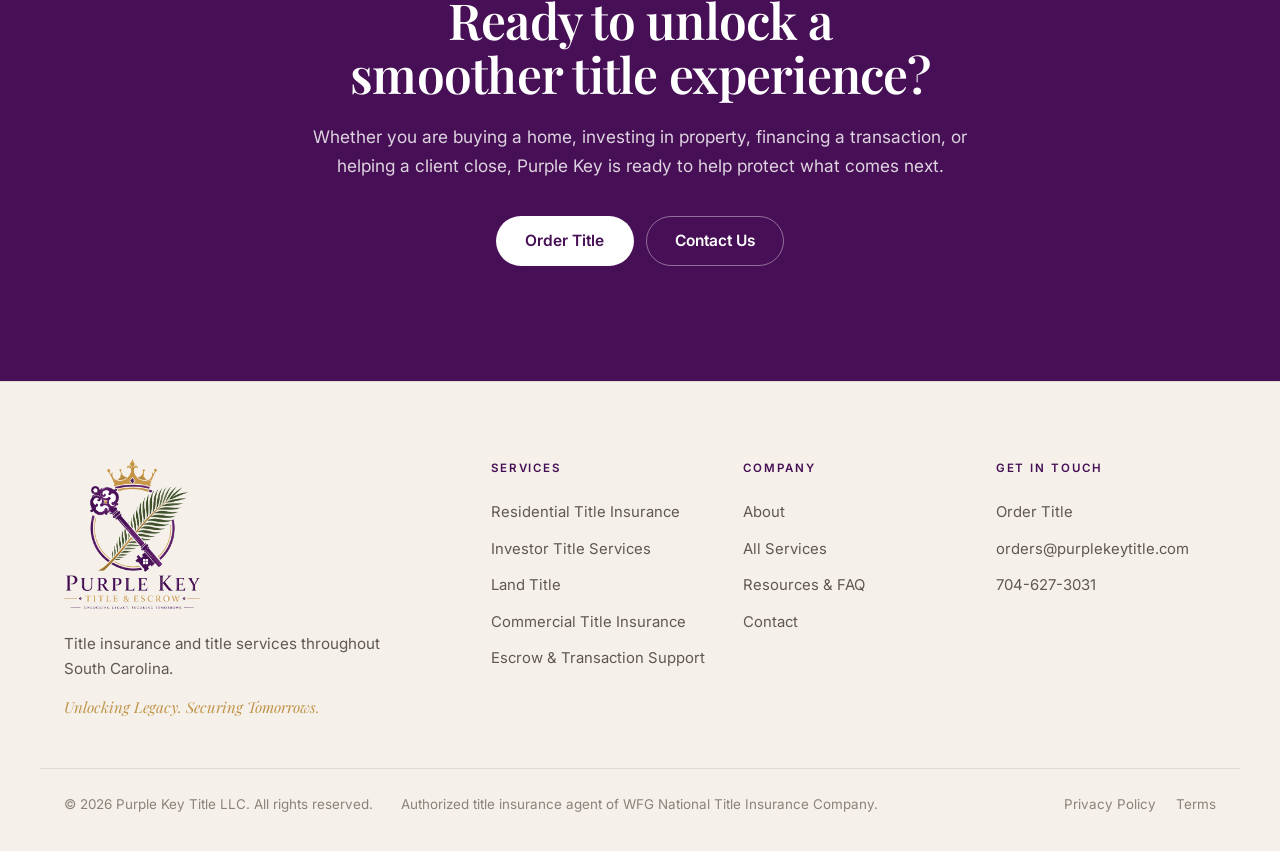
<file: commercial-title-insurance.html>
<!DOCTYPE html>
<html lang="en">
<head>
<meta charset="utf-8">
<meta name="viewport" content="width=device-width, initial-scale=1">
<title>Commercial Title Insurance in South Carolina | Purple Key Title LLC</title>
<meta name="description" content="Experienced title support for commercial acquisitions, financing, ownership structures, and complex property matters.">
<link rel="canonical" href="https://purplekeytitle.com/commercial-title-insurance.html">
<meta name="theme-color" content="#FBFAF7">
<meta property="og:type" content="website">
<meta property="og:site_name" content="Purple Key Title LLC">
<meta property="og:title" content="Commercial Title Insurance in South Carolina | Purple Key Title LLC">
<meta property="og:description" content="Experienced title support for commercial acquisitions, financing, ownership structures, and complex property matters.">
<meta property="og:url" content="https://purplekeytitle.com/commercial-title-insurance.html">
<meta property="og:image" content="https://purplekeytitle.com/assets/img/og.jpg">
<meta name="twitter:card" content="summary_large_image">
<link rel="icon" href="assets/img/favicon.ico" sizes="any">
<link rel="icon" href="assets/img/icon-32.png" type="image/png">
<link rel="apple-touch-icon" href="assets/img/icon-180.png">
<link rel="manifest" href="site.webmanifest">
<link rel="preconnect" href="https://fonts.googleapis.com">
<link rel="preconnect" href="https://fonts.gstatic.com" crossorigin>
<link rel="stylesheet" href="https://fonts.googleapis.com/css2?family=Playfair+Display:wght@500;600;700&family=Inter:wght@400;500;600&display=swap">
<link rel="stylesheet" href="assets/style.css">
<script type="application/ld+json">{"@context": "https://schema.org", "@type": "ProfessionalService", "name": "Purple Key Title LLC", "description": "Title insurance and title services for residential, investor, land and commercial transactions throughout South Carolina.", "url": "https://purplekeytitle.com", "logo": "https://purplekeytitle.com/assets/img/logo-512.png", "image": "https://purplekeytitle.com/assets/img/og.jpg", "email": "orders@purplekeytitle.com", "areaServed": {"@type": "State", "name": "South Carolina"}, "serviceType": ["Residential Title Insurance", "Investor Title Services", "Land Title", "Commercial Title Insurance", "Escrow & Transaction Support"], "telephone": "704-627-3031"}</script>
</head>
<body>
<a class="skip" href="#main">Skip to content</a>
<header class="site-head" id="head">
  <div class="wrap head-in">
    <a class="brand" href="index.html" aria-label="Purple Key Title LLC - home">
      <img src="assets/img/logo-512.png" alt="Purple Key Title LLC" width="463" height="512">
    </a>
    <nav class="nav" aria-label="Primary">
      <a href="index.html">Home</a><a href="about.html">About</a>
      <div class="has-dd class="open"">
        <button class="dd-btn" aria-expanded="false" aria-haspopup="true">Services<svg viewBox="0 0 10 6" aria-hidden="true"><path d="M1 1l4 4 4-4" fill="none" stroke="currentColor" stroke-width="1.4" stroke-linecap="round"/></svg></button>
        <div class="dd" role="menu">
          <a href="services.html" role="menuitem" class="dd-all"><span class="dd-t">All title services</span><span class="dd-d">An overview of everything Purple Key handles.</span></a>
          <a href="residential-title-insurance.html" role="menuitem"><span class="dd-t">Residential Title Insurance</span><span class="dd-d">Protection for the place you call home.</span></a><a href="investor-title-services.html" role="menuitem"><span class="dd-t">Investor Title Services</span><span class="dd-d">Protection that grows with your portfolio.</span></a><a href="land-title.html" role="menuitem"><span class="dd-t">Land Title</span><span class="dd-d">Clarity before you build.</span></a><a href="commercial-title-insurance.html" role="menuitem"><span class="dd-t">Commercial Title Insurance</span><span class="dd-d">Protection built for higher-stakes transactions.</span></a><a href="escrow-transaction-support.html" role="menuitem"><span class="dd-t">Escrow & Transaction Support</span><span class="dd-d">Details handled with care.</span></a>
        </div>
      </div>
      <a href="resources.html">Resources</a><a href="contact.html">Contact</a>
    </nav>
    <a class="btn btn-p head-cta" href="mailto:orders@purplekeytitle.com?subject=New%20Title%20Order%20-%20Purple%20Key%20Title.&body=Please%20open%20a%20new%20title%20order.%0A%0AContact%20name%3A%0ACompany%20/%20firm%3A%0AEmail%3A%0APhone%3A%0AProperty%20address%3A%0ACounty%3A%0ATransaction%20type%20%28Purchase%20/%20Refinance%20/%20Cash%20/%20Commercial%20/%20Land%20/%20Other%29%3A%0ARole%20%28Buyer%20/%20Seller%20/%20Realtor%20/%20Lender%20/%20Investor%20/%20Attorney%20/%20Other%29%3A%0ARequested%20service%3A%0ATarget%20closing%20date%3A%0ANotes%20/%20special%20instructions%3A%0A%0AFor%20your%20security%2C%20please%20do%20not%20send%20Social%20Security%20numbers%2C%20bank%20account%0Anumbers%2C%20wire%20instructions%20or%20other%20sensitive%20financial%20details%20by%20email.%0A">Order Title</a>
    <button class="burger" aria-label="Open menu" aria-expanded="false"><span></span><span></span></button>
  </div>
  <div class="mobile" hidden>
    <nav aria-label="Mobile"><a href="index.html">Home</a><a href="about.html">About</a><a href="services.html">Services</a><a class="sub" href="residential-title-insurance.html">Residential Title Insurance</a><a class="sub" href="investor-title-services.html">Investor Title Services</a><a class="sub" href="land-title.html">Land Title</a><a class="sub" href="commercial-title-insurance.html">Commercial Title Insurance</a><a class="sub" href="escrow-transaction-support.html">Escrow & Transaction Support</a><a href="resources.html">Resources</a><a href="contact.html">Contact</a></nav>
    <a class="btn btn-p btn-block" href="mailto:orders@purplekeytitle.com?subject=New%20Title%20Order%20-%20Purple%20Key%20Title.&body=Please%20open%20a%20new%20title%20order.%0A%0AContact%20name%3A%0ACompany%20/%20firm%3A%0AEmail%3A%0APhone%3A%0AProperty%20address%3A%0ACounty%3A%0ATransaction%20type%20%28Purchase%20/%20Refinance%20/%20Cash%20/%20Commercial%20/%20Land%20/%20Other%29%3A%0ARole%20%28Buyer%20/%20Seller%20/%20Realtor%20/%20Lender%20/%20Investor%20/%20Attorney%20/%20Other%29%3A%0ARequested%20service%3A%0ATarget%20closing%20date%3A%0ANotes%20/%20special%20instructions%3A%0A%0AFor%20your%20security%2C%20please%20do%20not%20send%20Social%20Security%20numbers%2C%20bank%20account%0Anumbers%2C%20wire%20instructions%20or%20other%20sensitive%20financial%20details%20by%20email.%0A">Order Title</a>
  </div>
</header>
<main id="main">
<section class="page-hero">
  <div class="wrap">
    <p class="eyebrow">Commercial Title Insurance</p>
    <h1 class="h-xl">Protection built for higher-stakes transactions.</h1>
    <p class="lede">Commercial real estate often involves significant investment, complex ownership structures, financing requirements, and greater transaction risk. Purple Key provides thorough title review and dependable title insurance designed to protect the investment, reduce risk, and provide confidence from acquisition forward.</p>
  </div>
</section>

  <div class="wrap hero-media"><picture class="hero-img"><source type="image/webp" srcset="assets/img/commercial-600.webp?v=ed2ef985 600w, assets/img/commercial-800.webp?v=5790b331 800w, assets/img/commercial-1200.webp?v=7a5e98f9 1200w" sizes="(max-width: 1240px) 94vw, 1200px"><img src="assets/img/commercial-1200.jpg?v=febc7211" srcset="assets/img/commercial-600.jpg?v=8ffaa67f 600w, assets/img/commercial-800.jpg?v=968e9689 800w, assets/img/commercial-1200.jpg?v=febc7211 1200w" sizes="(max-width: 1240px) 94vw, 1200px" alt="A stone and glass commercial office building on a South Carolina corner at golden hour, framed by mature oaks" width="1200" height="800" loading="lazy" decoding="async"></picture></div>

<section class="sec">
  <div class="wrap">
    <p class="eyebrow">What is included</p>
    <h2 class="h-xl">Protection built for higher-stakes transactions.</h2>
  </div>
  <div class="wrap incl-grid">
      <div class="incl reveal"><h3>Entity and authority review</h3><p>Review of the organizational documents and authority needed for the entity on title to convey or encumber the property.</p></div>
      <div class="incl reveal"><h3>Survey and ALTA matters</h3><p>Coordination around survey review and the endorsements a commercial lender or buyer commonly requires.</p></div>
      <div class="incl reveal"><h3>Multi-party coordination</h3><p>Working with counsel, lenders, brokers and the other parties a commercial file brings to the table.</p></div>
      <div class="incl reveal"><h3>Endorsement support</h3><p>Requests for available endorsements handled with WFG so coverage matches the deal.</p></div>
  </div>
</section>

<section class="sec band">
  <div class="wrap">
    <p class="eyebrow">Who it is for</p>
    <h2 class="h-lg">Built for the people on the file.</h2>
    <p class="lede">Commercial buyers and sellers, developers, landlords, lenders and the attorneys representing them.</p>
  </div>
</section>

<section class="sec">
  <div class="wrap"><p class="eyebrow">Also from Purple Key</p><h2 class="h-lg">Other title services</h2></div>
  <div class="wrap rel-grid">
      <a class="rel-card" href="residential-title-insurance.html"><span class="rel-t">Residential Title Insurance</span><span class="rel-d">Protection for the place you call home.</span></a>
      <a class="rel-card" href="investor-title-services.html"><span class="rel-t">Investor Title Services</span><span class="rel-d">Protection that grows with your portfolio.</span></a>
      <a class="rel-card" href="land-title.html"><span class="rel-t">Land Title</span><span class="rel-d">Clarity before you build.</span></a>
      <a class="rel-card" href="escrow-transaction-support.html"><span class="rel-t">Escrow & Transaction Support</span><span class="rel-d">Details handled with care.</span></a>
  </div>
</section>
</main>
<section class="band-cta reveal">
  <div class="wrap narrow center">
    <p class="eyebrow on-dark">Get started</p>
    <h2 class="h-xl on-dark">Ready to unlock a smoother title experience?</h2>
    <p class="lede on-dark">Whether you are buying a home, investing in property, financing a
      transaction, or helping a client close, Purple Key is ready to help protect what comes next.</p>
    <div class="btns center-btns">
      <a class="btn btn-light" href="mailto:orders@purplekeytitle.com?subject=New%20Title%20Order%20-%20Purple%20Key%20Title.&body=Please%20open%20a%20new%20title%20order.%0A%0AContact%20name%3A%0ACompany%20/%20firm%3A%0AEmail%3A%0APhone%3A%0AProperty%20address%3A%0ACounty%3A%0ATransaction%20type%20%28Purchase%20/%20Refinance%20/%20Cash%20/%20Commercial%20/%20Land%20/%20Other%29%3A%0ARole%20%28Buyer%20/%20Seller%20/%20Realtor%20/%20Lender%20/%20Investor%20/%20Attorney%20/%20Other%29%3A%0ARequested%20service%3A%0ATarget%20closing%20date%3A%0ANotes%20/%20special%20instructions%3A%0A%0AFor%20your%20security%2C%20please%20do%20not%20send%20Social%20Security%20numbers%2C%20bank%20account%0Anumbers%2C%20wire%20instructions%20or%20other%20sensitive%20financial%20details%20by%20email.%0A">Order Title</a>
      <a class="btn btn-ghost-light" href="contact.html">Contact Us</a>
    </div>
  </div>
</section>
<footer class="site-foot">
  <div class="wrap foot-in">
    <div class="foot-brand">
      <img src="assets/img/logo-512.png" alt="Purple Key Title LLC" width="463" height="512" loading="lazy">
      <p class="foot-line">Title insurance and title services throughout South Carolina.</p>
      <p class="foot-tag">Unlocking Legacy. Securing Tomorrows.</p>
    </div>
    <div class="foot-cols">
      <div><h3>Services</h3><a href="residential-title-insurance.html">Residential Title Insurance</a><a href="investor-title-services.html">Investor Title Services</a><a href="land-title.html">Land Title</a><a href="commercial-title-insurance.html">Commercial Title Insurance</a><a href="escrow-transaction-support.html">Escrow & Transaction Support</a></div>
      <div><h3>Company</h3>
        <a href="about.html">About</a>
        <a href="services.html">All Services</a>
        <a href="resources.html">Resources &amp; FAQ</a>
        <a href="contact.html">Contact</a>
      </div>
      <div><h3>Get in touch</h3>
        <a href="mailto:orders@purplekeytitle.com?subject=New%20Title%20Order%20-%20Purple%20Key%20Title.&body=Please%20open%20a%20new%20title%20order.%0A%0AContact%20name%3A%0ACompany%20/%20firm%3A%0AEmail%3A%0APhone%3A%0AProperty%20address%3A%0ACounty%3A%0ATransaction%20type%20%28Purchase%20/%20Refinance%20/%20Cash%20/%20Commercial%20/%20Land%20/%20Other%29%3A%0ARole%20%28Buyer%20/%20Seller%20/%20Realtor%20/%20Lender%20/%20Investor%20/%20Attorney%20/%20Other%29%3A%0ARequested%20service%3A%0ATarget%20closing%20date%3A%0ANotes%20/%20special%20instructions%3A%0A%0AFor%20your%20security%2C%20please%20do%20not%20send%20Social%20Security%20numbers%2C%20bank%20account%0Anumbers%2C%20wire%20instructions%20or%20other%20sensitive%20financial%20details%20by%20email.%0A">Order Title</a>
        <a href="mailto:orders@purplekeytitle.com">orders@purplekeytitle.com</a>
        <a href="tel:+17046273031">704-627-3031</a>
      </div>
    </div>
  </div>
  <div class="wrap foot-bar">
    <p>&copy; 2026 Purple Key Title LLC. All rights reserved.</p>
    <p class="foot-uw">Authorized title insurance agent of WFG National Title Insurance Company.</p>
    <p class="foot-legal"><a href="privacy.html">Privacy Policy</a><a href="terms.html">Terms</a></p>
  </div>
</footer>
<script src="assets/main.js" defer></script>
</body>
</html>
</file>
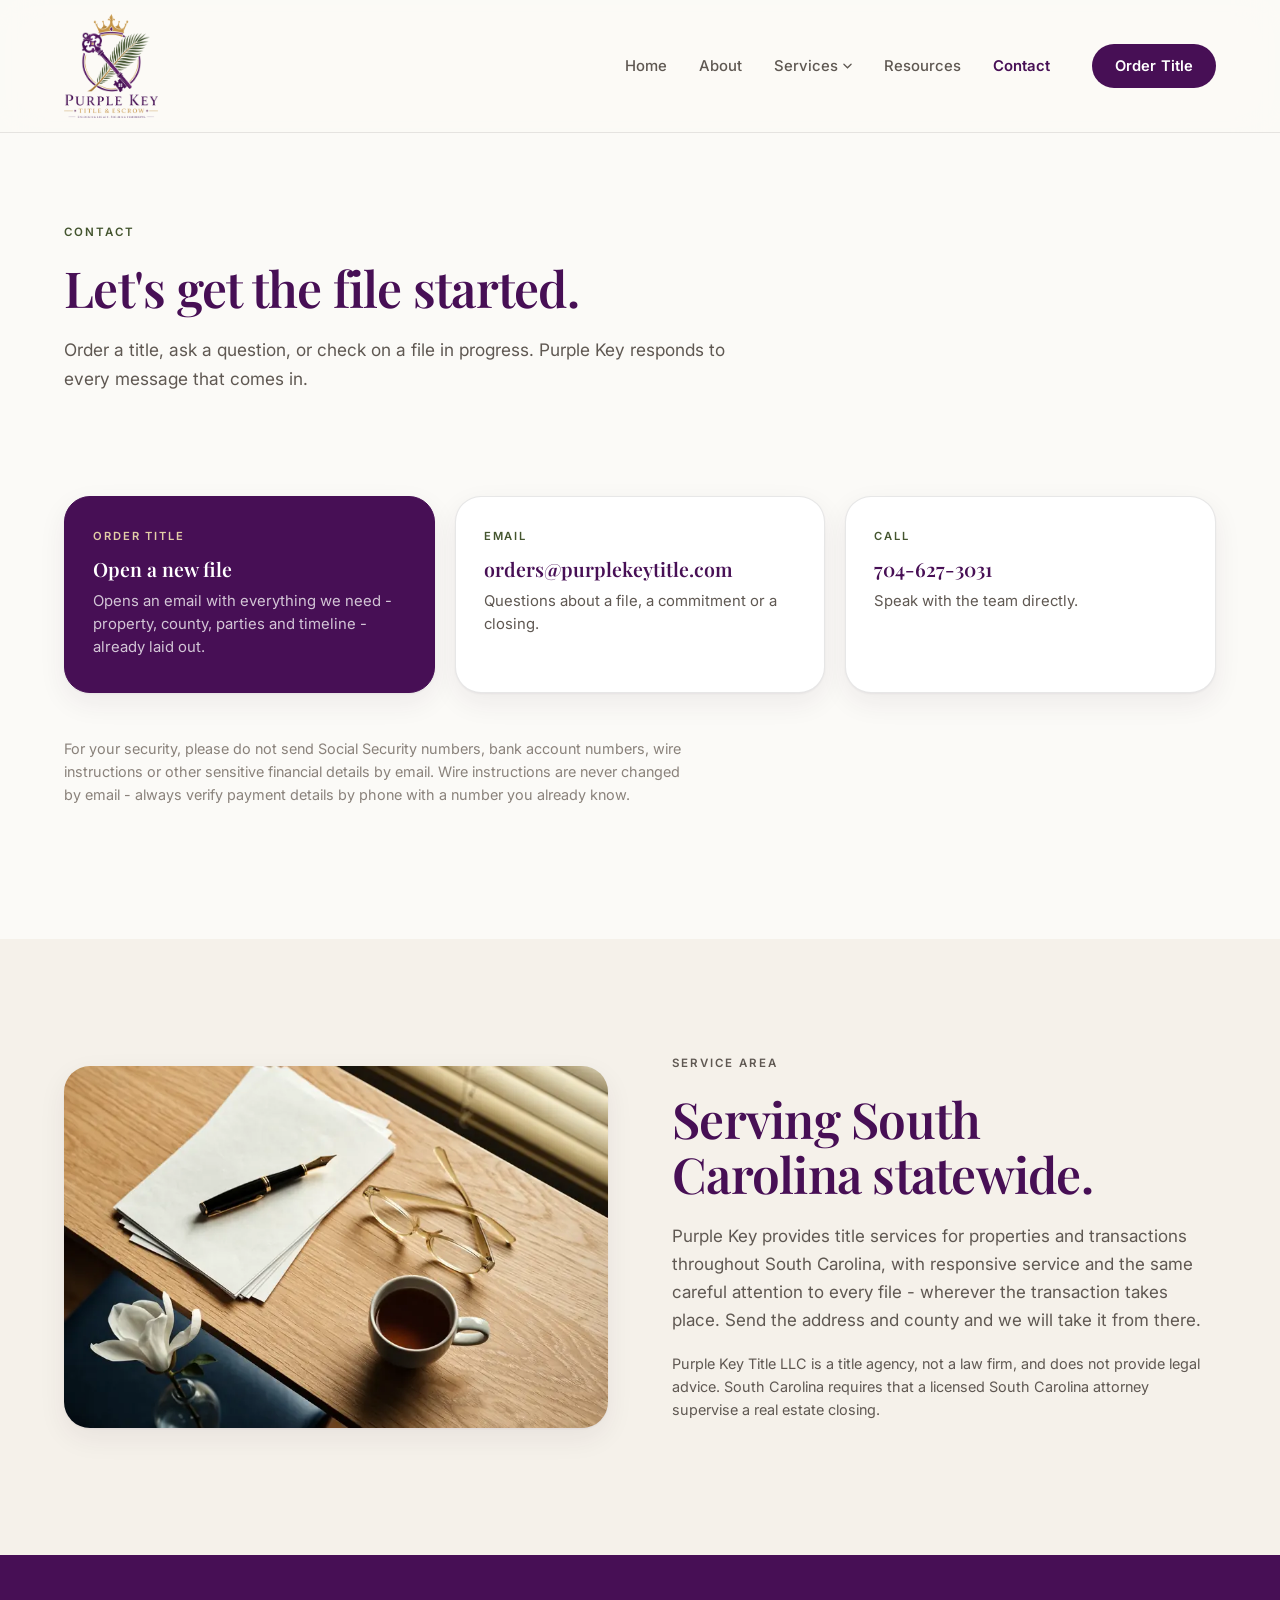
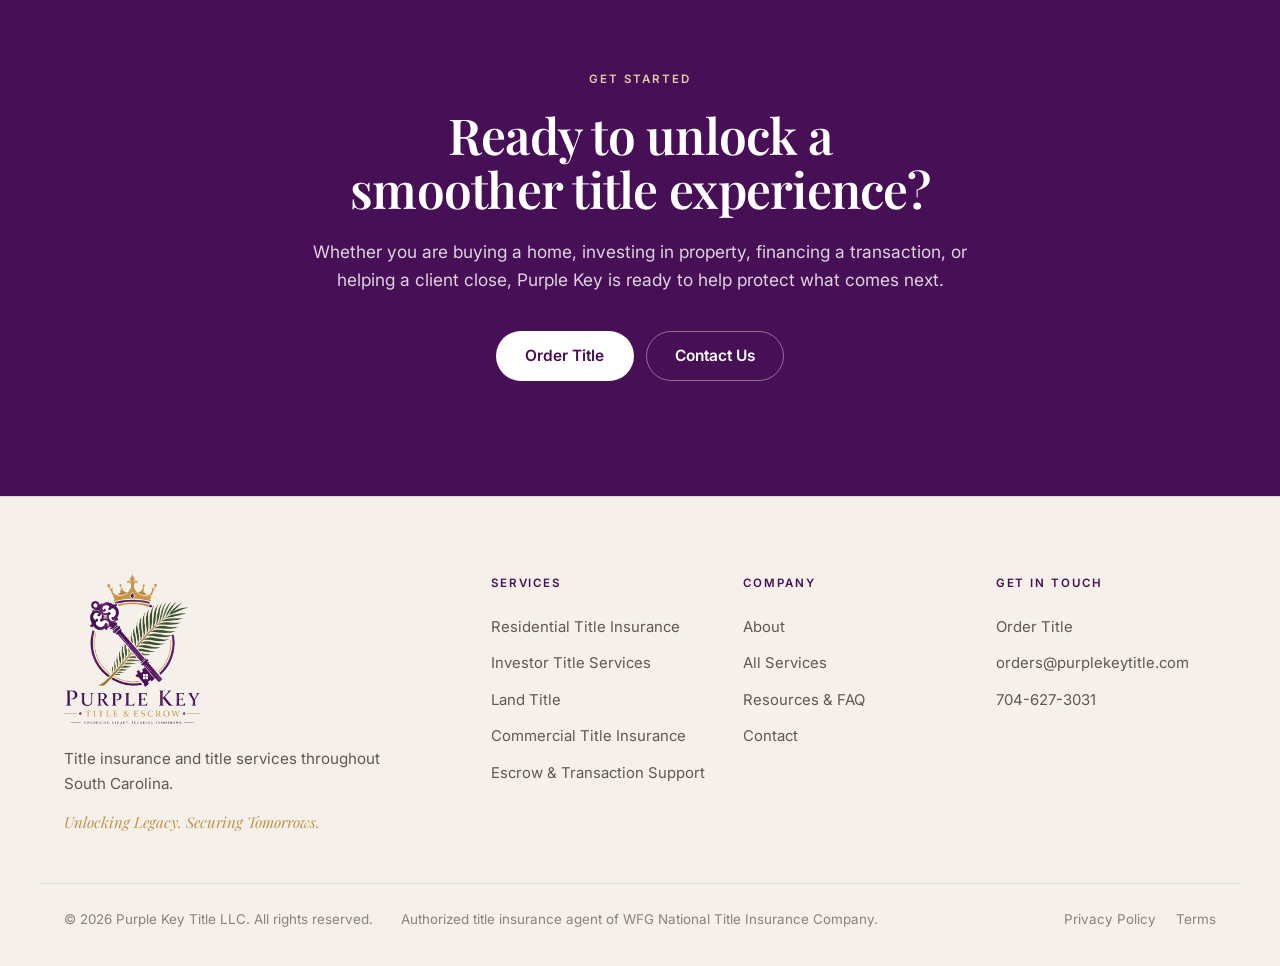
<file: contact.html>
<!DOCTYPE html>
<html lang="en">
<head>
<meta charset="utf-8">
<meta name="viewport" content="width=device-width, initial-scale=1">
<title>Contact | Purple Key Title LLC</title>
<meta name="description" content="Reach Purple Key Title LLC to open a title order or ask a question about a South Carolina transaction.">
<link rel="canonical" href="https://purplekeytitle.com/contact.html">
<meta name="theme-color" content="#FBFAF7">
<meta property="og:type" content="website">
<meta property="og:site_name" content="Purple Key Title LLC">
<meta property="og:title" content="Contact | Purple Key Title LLC">
<meta property="og:description" content="Reach Purple Key Title LLC to open a title order or ask a question about a South Carolina transaction.">
<meta property="og:url" content="https://purplekeytitle.com/contact.html">
<meta property="og:image" content="https://purplekeytitle.com/assets/img/og.jpg">
<meta name="twitter:card" content="summary_large_image">
<link rel="icon" href="assets/img/favicon.ico" sizes="any">
<link rel="icon" href="assets/img/icon-32.png" type="image/png">
<link rel="apple-touch-icon" href="assets/img/icon-180.png">
<link rel="manifest" href="site.webmanifest">
<link rel="preconnect" href="https://fonts.googleapis.com">
<link rel="preconnect" href="https://fonts.gstatic.com" crossorigin>
<link rel="stylesheet" href="https://fonts.googleapis.com/css2?family=Playfair+Display:wght@500;600;700&family=Inter:wght@400;500;600&display=swap">
<link rel="stylesheet" href="assets/style.css">
<script type="application/ld+json">{"@context": "https://schema.org", "@type": "ProfessionalService", "name": "Purple Key Title LLC", "description": "Title insurance and title services for residential, investor, land and commercial transactions throughout South Carolina.", "url": "https://purplekeytitle.com", "logo": "https://purplekeytitle.com/assets/img/logo-512.png", "image": "https://purplekeytitle.com/assets/img/og.jpg", "email": "orders@purplekeytitle.com", "areaServed": {"@type": "State", "name": "South Carolina"}, "serviceType": ["Residential Title Insurance", "Investor Title Services", "Land Title", "Commercial Title Insurance", "Escrow & Transaction Support"], "telephone": "704-627-3031"}</script>
</head>
<body>
<a class="skip" href="#main">Skip to content</a>
<header class="site-head" id="head">
  <div class="wrap head-in">
    <a class="brand" href="index.html" aria-label="Purple Key Title LLC - home">
      <img src="assets/img/logo-512.png" alt="Purple Key Title LLC" width="463" height="512">
    </a>
    <nav class="nav" aria-label="Primary">
      <a href="index.html">Home</a><a href="about.html">About</a>
      <div class="has-dd">
        <button class="dd-btn" aria-expanded="false" aria-haspopup="true">Services<svg viewBox="0 0 10 6" aria-hidden="true"><path d="M1 1l4 4 4-4" fill="none" stroke="currentColor" stroke-width="1.4" stroke-linecap="round"/></svg></button>
        <div class="dd" role="menu">
          <a href="services.html" role="menuitem" class="dd-all"><span class="dd-t">All title services</span><span class="dd-d">An overview of everything Purple Key handles.</span></a>
          <a href="residential-title-insurance.html" role="menuitem"><span class="dd-t">Residential Title Insurance</span><span class="dd-d">Protection for the place you call home.</span></a><a href="investor-title-services.html" role="menuitem"><span class="dd-t">Investor Title Services</span><span class="dd-d">Protection that grows with your portfolio.</span></a><a href="land-title.html" role="menuitem"><span class="dd-t">Land Title</span><span class="dd-d">Clarity before you build.</span></a><a href="commercial-title-insurance.html" role="menuitem"><span class="dd-t">Commercial Title Insurance</span><span class="dd-d">Protection built for higher-stakes transactions.</span></a><a href="escrow-transaction-support.html" role="menuitem"><span class="dd-t">Escrow & Transaction Support</span><span class="dd-d">Details handled with care.</span></a>
        </div>
      </div>
      <a href="resources.html">Resources</a><a href="contact.html" aria-current="page">Contact</a>
    </nav>
    <a class="btn btn-p head-cta" href="mailto:orders@purplekeytitle.com?subject=New%20Title%20Order%20-%20Purple%20Key%20Title.&body=Please%20open%20a%20new%20title%20order.%0A%0AContact%20name%3A%0ACompany%20/%20firm%3A%0AEmail%3A%0APhone%3A%0AProperty%20address%3A%0ACounty%3A%0ATransaction%20type%20%28Purchase%20/%20Refinance%20/%20Cash%20/%20Commercial%20/%20Land%20/%20Other%29%3A%0ARole%20%28Buyer%20/%20Seller%20/%20Realtor%20/%20Lender%20/%20Investor%20/%20Attorney%20/%20Other%29%3A%0ARequested%20service%3A%0ATarget%20closing%20date%3A%0ANotes%20/%20special%20instructions%3A%0A%0AFor%20your%20security%2C%20please%20do%20not%20send%20Social%20Security%20numbers%2C%20bank%20account%0Anumbers%2C%20wire%20instructions%20or%20other%20sensitive%20financial%20details%20by%20email.%0A">Order Title</a>
    <button class="burger" aria-label="Open menu" aria-expanded="false"><span></span><span></span></button>
  </div>
  <div class="mobile" hidden>
    <nav aria-label="Mobile"><a href="index.html">Home</a><a href="about.html">About</a><a href="services.html">Services</a><a class="sub" href="residential-title-insurance.html">Residential Title Insurance</a><a class="sub" href="investor-title-services.html">Investor Title Services</a><a class="sub" href="land-title.html">Land Title</a><a class="sub" href="commercial-title-insurance.html">Commercial Title Insurance</a><a class="sub" href="escrow-transaction-support.html">Escrow & Transaction Support</a><a href="resources.html">Resources</a><a href="contact.html">Contact</a></nav>
    <a class="btn btn-p btn-block" href="mailto:orders@purplekeytitle.com?subject=New%20Title%20Order%20-%20Purple%20Key%20Title.&body=Please%20open%20a%20new%20title%20order.%0A%0AContact%20name%3A%0ACompany%20/%20firm%3A%0AEmail%3A%0APhone%3A%0AProperty%20address%3A%0ACounty%3A%0ATransaction%20type%20%28Purchase%20/%20Refinance%20/%20Cash%20/%20Commercial%20/%20Land%20/%20Other%29%3A%0ARole%20%28Buyer%20/%20Seller%20/%20Realtor%20/%20Lender%20/%20Investor%20/%20Attorney%20/%20Other%29%3A%0ARequested%20service%3A%0ATarget%20closing%20date%3A%0ANotes%20/%20special%20instructions%3A%0A%0AFor%20your%20security%2C%20please%20do%20not%20send%20Social%20Security%20numbers%2C%20bank%20account%0Anumbers%2C%20wire%20instructions%20or%20other%20sensitive%20financial%20details%20by%20email.%0A">Order Title</a>
  </div>
</header>
<main id="main">
<section class="page-hero">
  <div class="wrap">
    <p class="eyebrow">Contact</p>
    <h1 class="h-xl">Let's get the file started.</h1>
    <p class="lede">Order a title, ask a question, or check on a file in progress. Purple Key responds to every message that comes in.</p>
  </div>
</section>

<section class="sec tight-top">
  <div class="wrap acts">
      <a class="act act-primary reveal" href="mailto:orders@purplekeytitle.com?subject=New%20Title%20Order%20-%20Purple%20Key%20Title.&body=Please%20open%20a%20new%20title%20order.%0A%0AContact%20name%3A%0ACompany%20/%20firm%3A%0AEmail%3A%0APhone%3A%0AProperty%20address%3A%0ACounty%3A%0ATransaction%20type%20%28Purchase%20/%20Refinance%20/%20Cash%20/%20Commercial%20/%20Land%20/%20Other%29%3A%0ARole%20%28Buyer%20/%20Seller%20/%20Realtor%20/%20Lender%20/%20Investor%20/%20Attorney%20/%20Other%29%3A%0ARequested%20service%3A%0ATarget%20closing%20date%3A%0ANotes%20/%20special%20instructions%3A%0A%0AFor%20your%20security%2C%20please%20do%20not%20send%20Social%20Security%20numbers%2C%20bank%20account%0Anumbers%2C%20wire%20instructions%20or%20other%20sensitive%20financial%20details%20by%20email.%0A">
        <span class="act-e">Order Title</span>
        <span class="act-t">Open a new file</span>
        <span class="act-d">Opens an email with everything we need - property, county, parties and
          timeline - already laid out.</span>
      </a>
      <a class="act reveal" href="mailto:orders@purplekeytitle.com?subject=Question%20for%20Purple%20Key%20Title%20LLC">
        <span class="act-e">Email</span>
        <span class="act-t">orders@purplekeytitle.com</span>
        <span class="act-d">Questions about a file, a commitment or a closing.</span>
      </a>
      <a class="act reveal" href="tel:+17046273031">
        <span class="act-e">Call</span>
        <span class="act-t">704-627-3031</span>
        <span class="act-d">Speak with the team directly.</span>
      </a>
  </div>
  <div class="wrap">
    <p class="fine">For your security, please do not send Social Security numbers, bank account numbers,
      wire instructions or other sensitive financial details by email. Wire instructions are never
      changed by email - always verify payment details by phone with a number you already know.</p>
  </div>
</section>

<section class="sec band">
  <div class="wrap split">
    <div class="split-media reveal"><picture class="rounded"><source type="image/webp" srcset="assets/img/contact-800.webp?v=5a287b7c 800w, assets/img/contact-1200.webp?v=618fe4f3 1200w" sizes="(max-width: 900px) 92vw, 46vw"><img src="assets/img/contact-1200.jpg?v=a7ad8b90" srcset="assets/img/contact-800.jpg?v=6a7115bf 800w, assets/img/contact-1200.jpg?v=a7ad8b90 1200w" sizes="(max-width: 900px) 92vw, 46vw" alt="A magnolia blossom, fountain pen and cup of tea on a light oak desk" width="1200" height="800" loading="lazy" decoding="async"></picture></div>
    <div class="split-copy reveal">
      <p class="eyebrow">Service area</p>
      <h2 class="h-xl">Serving South Carolina statewide.</h2>
      <p>Purple Key provides title services for properties and transactions throughout South
        Carolina, with responsive service and the same careful attention to every file - wherever the
        transaction takes place. Send the address and county and we will take it from there.</p>
      <p class="fine">Purple Key Title LLC is a title agency, not a law firm, and does not
        provide legal advice. South Carolina requires that a licensed South Carolina attorney supervise a
        real estate closing.</p>
    </div>
  </div>
</section>
</main>
<section class="band-cta reveal">
  <div class="wrap narrow center">
    <p class="eyebrow on-dark">Get started</p>
    <h2 class="h-xl on-dark">Ready to unlock a smoother title experience?</h2>
    <p class="lede on-dark">Whether you are buying a home, investing in property, financing a
      transaction, or helping a client close, Purple Key is ready to help protect what comes next.</p>
    <div class="btns center-btns">
      <a class="btn btn-light" href="mailto:orders@purplekeytitle.com?subject=New%20Title%20Order%20-%20Purple%20Key%20Title.&body=Please%20open%20a%20new%20title%20order.%0A%0AContact%20name%3A%0ACompany%20/%20firm%3A%0AEmail%3A%0APhone%3A%0AProperty%20address%3A%0ACounty%3A%0ATransaction%20type%20%28Purchase%20/%20Refinance%20/%20Cash%20/%20Commercial%20/%20Land%20/%20Other%29%3A%0ARole%20%28Buyer%20/%20Seller%20/%20Realtor%20/%20Lender%20/%20Investor%20/%20Attorney%20/%20Other%29%3A%0ARequested%20service%3A%0ATarget%20closing%20date%3A%0ANotes%20/%20special%20instructions%3A%0A%0AFor%20your%20security%2C%20please%20do%20not%20send%20Social%20Security%20numbers%2C%20bank%20account%0Anumbers%2C%20wire%20instructions%20or%20other%20sensitive%20financial%20details%20by%20email.%0A">Order Title</a>
      <a class="btn btn-ghost-light" href="contact.html">Contact Us</a>
    </div>
  </div>
</section>
<footer class="site-foot">
  <div class="wrap foot-in">
    <div class="foot-brand">
      <img src="assets/img/logo-512.png" alt="Purple Key Title LLC" width="463" height="512" loading="lazy">
      <p class="foot-line">Title insurance and title services throughout South Carolina.</p>
      <p class="foot-tag">Unlocking Legacy. Securing Tomorrows.</p>
    </div>
    <div class="foot-cols">
      <div><h3>Services</h3><a href="residential-title-insurance.html">Residential Title Insurance</a><a href="investor-title-services.html">Investor Title Services</a><a href="land-title.html">Land Title</a><a href="commercial-title-insurance.html">Commercial Title Insurance</a><a href="escrow-transaction-support.html">Escrow & Transaction Support</a></div>
      <div><h3>Company</h3>
        <a href="about.html">About</a>
        <a href="services.html">All Services</a>
        <a href="resources.html">Resources &amp; FAQ</a>
        <a href="contact.html">Contact</a>
      </div>
      <div><h3>Get in touch</h3>
        <a href="mailto:orders@purplekeytitle.com?subject=New%20Title%20Order%20-%20Purple%20Key%20Title.&body=Please%20open%20a%20new%20title%20order.%0A%0AContact%20name%3A%0ACompany%20/%20firm%3A%0AEmail%3A%0APhone%3A%0AProperty%20address%3A%0ACounty%3A%0ATransaction%20type%20%28Purchase%20/%20Refinance%20/%20Cash%20/%20Commercial%20/%20Land%20/%20Other%29%3A%0ARole%20%28Buyer%20/%20Seller%20/%20Realtor%20/%20Lender%20/%20Investor%20/%20Attorney%20/%20Other%29%3A%0ARequested%20service%3A%0ATarget%20closing%20date%3A%0ANotes%20/%20special%20instructions%3A%0A%0AFor%20your%20security%2C%20please%20do%20not%20send%20Social%20Security%20numbers%2C%20bank%20account%0Anumbers%2C%20wire%20instructions%20or%20other%20sensitive%20financial%20details%20by%20email.%0A">Order Title</a>
        <a href="mailto:orders@purplekeytitle.com">orders@purplekeytitle.com</a>
        <a href="tel:+17046273031">704-627-3031</a>
      </div>
    </div>
  </div>
  <div class="wrap foot-bar">
    <p>&copy; 2026 Purple Key Title LLC. All rights reserved.</p>
    <p class="foot-uw">Authorized title insurance agent of WFG National Title Insurance Company.</p>
    <p class="foot-legal"><a href="privacy.html">Privacy Policy</a><a href="terms.html">Terms</a></p>
  </div>
</footer>
<script src="assets/main.js" defer></script>
</body>
</html>
</file>
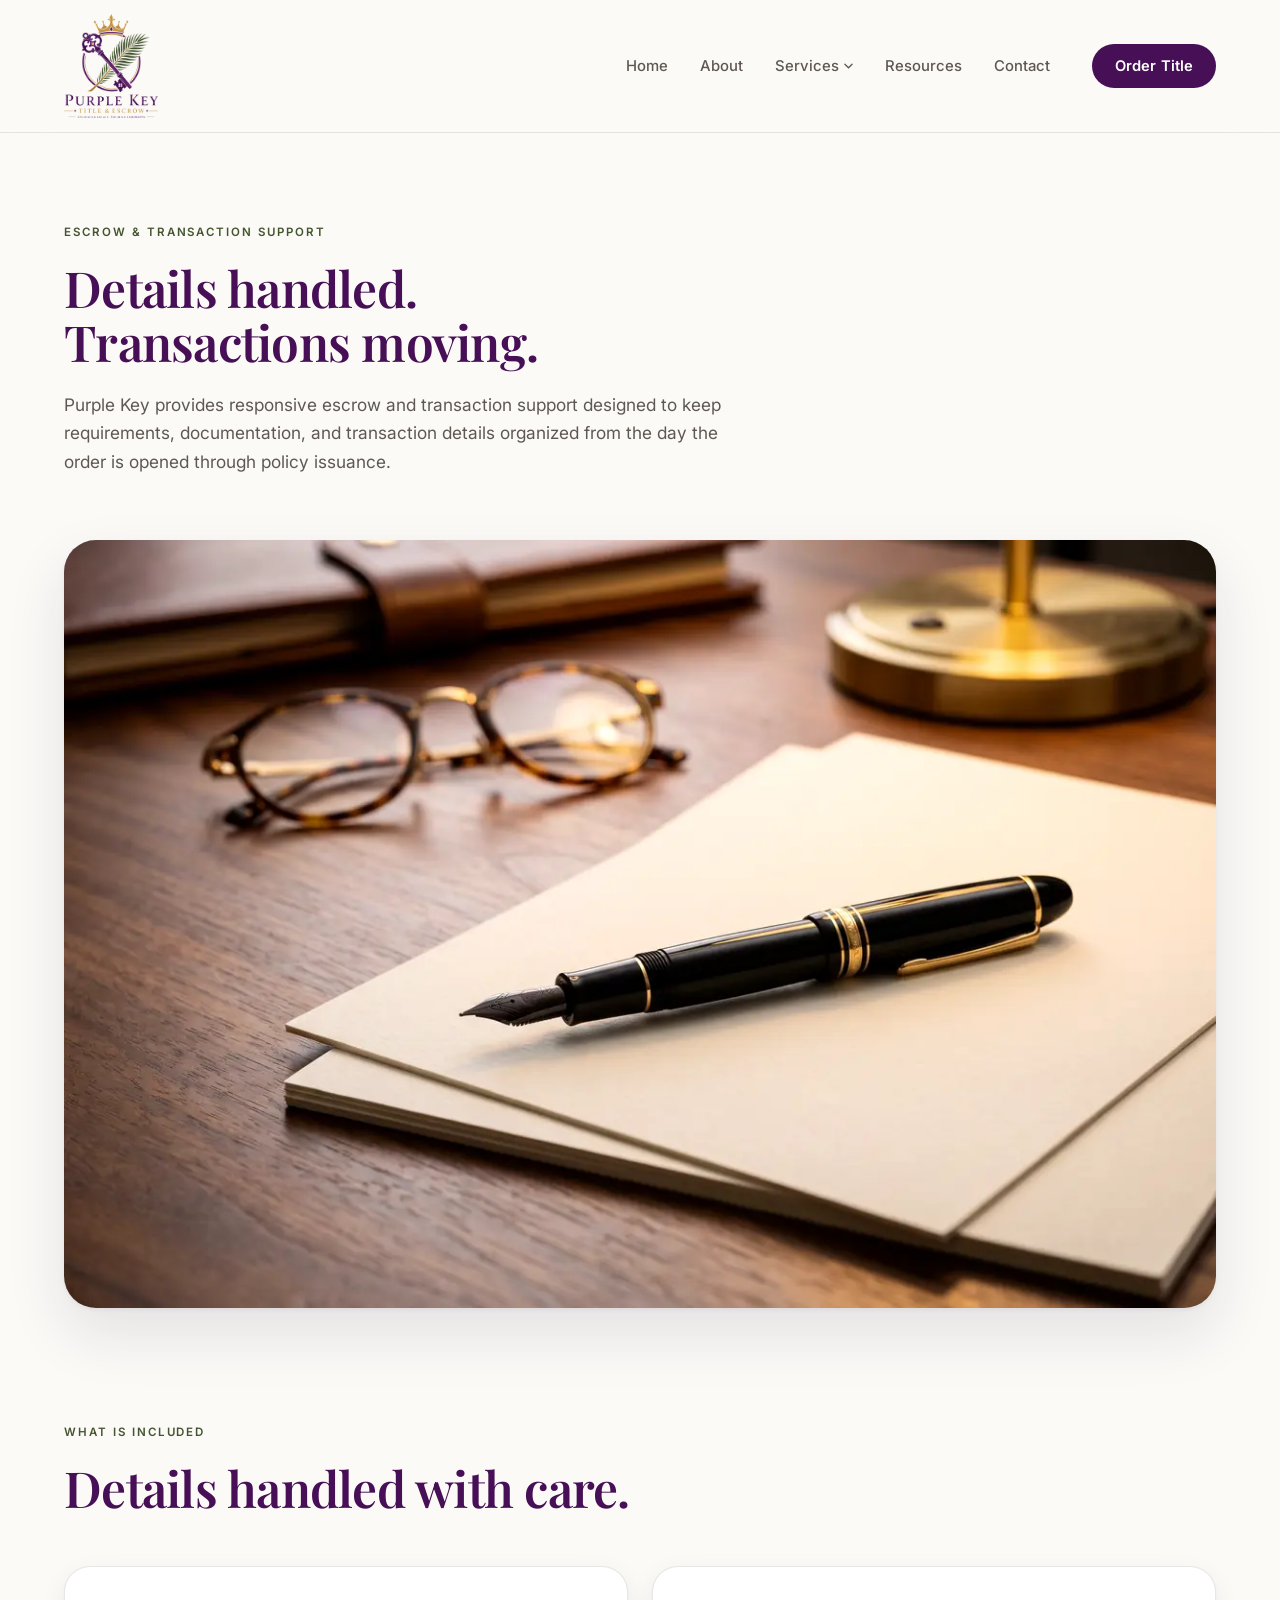
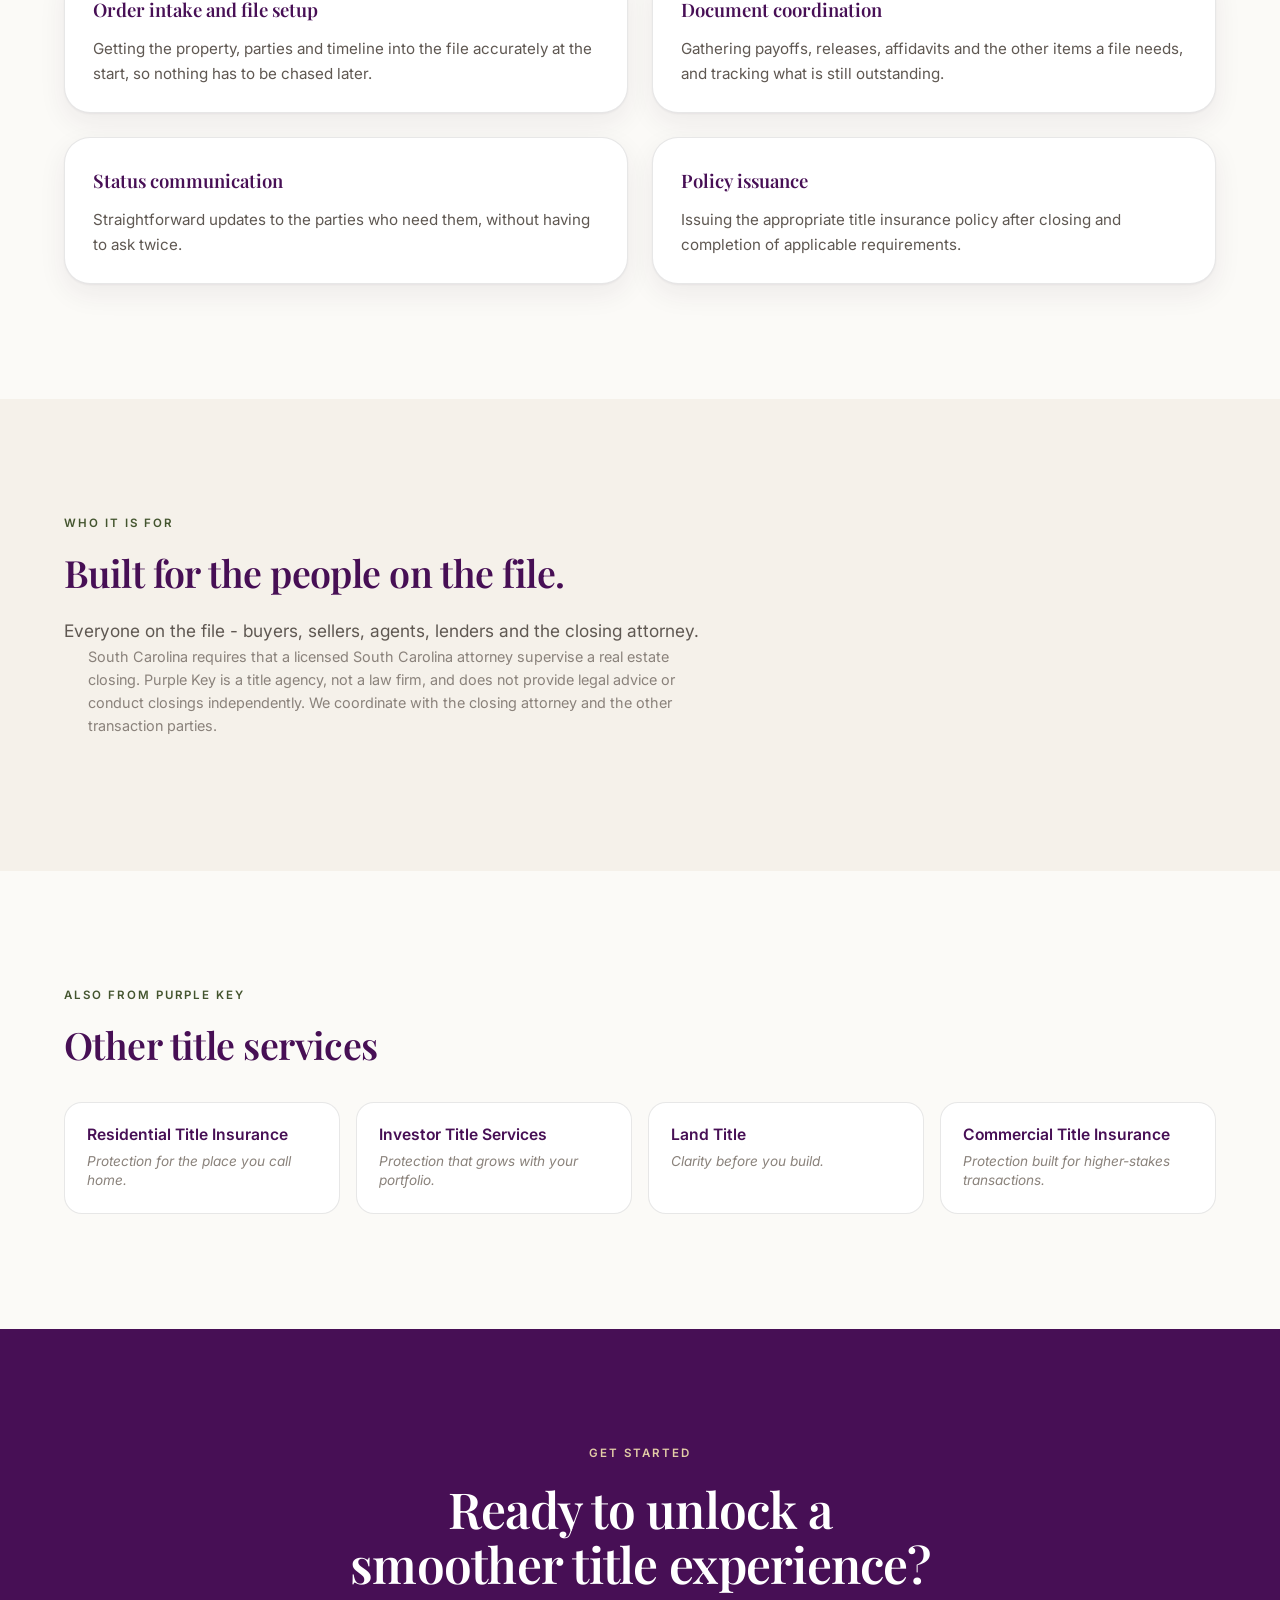
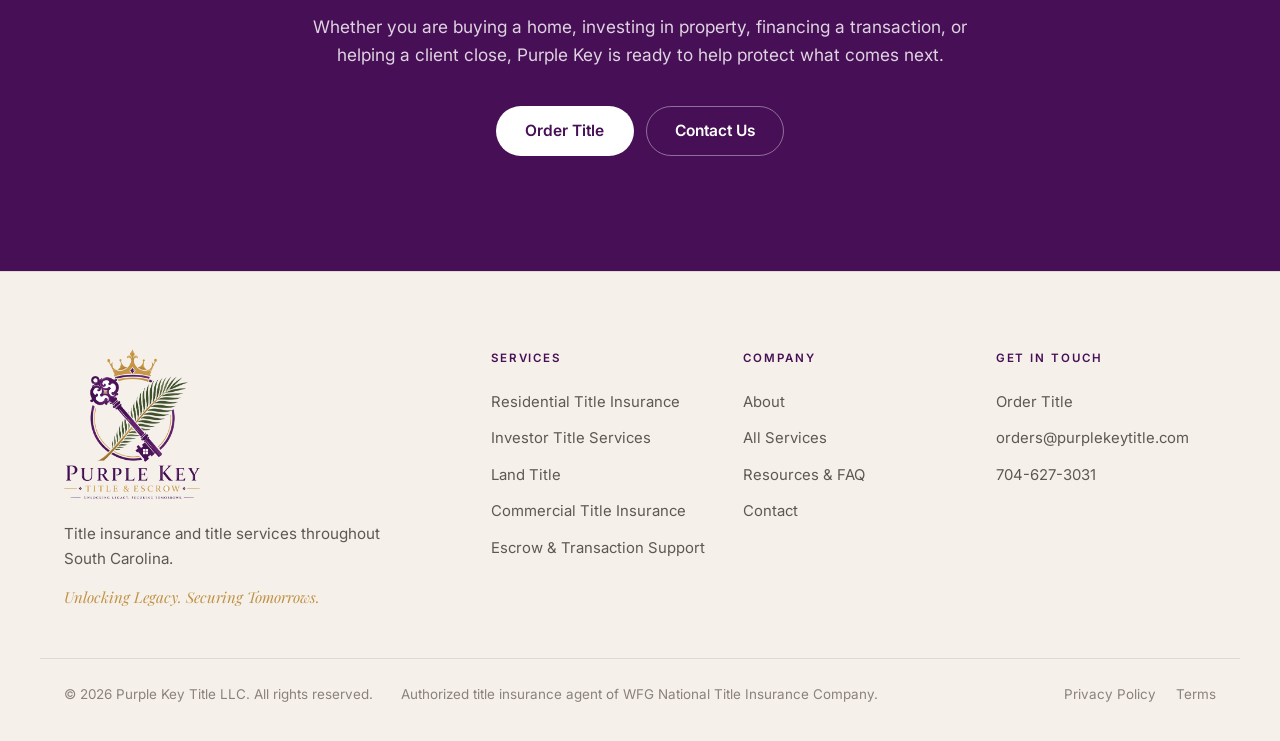
<file: escrow-transaction-support.html>
<!DOCTYPE html>
<html lang="en">
<head>
<meta charset="utf-8">
<meta name="viewport" content="width=device-width, initial-scale=1">
<title>Escrow & Transaction Support in South Carolina | Purple Key Title LLC</title>
<meta name="description" content="Responsive coordination and transaction support designed to keep documents, requirements, and communication moving efficiently.">
<link rel="canonical" href="https://purplekeytitle.com/escrow-transaction-support.html">
<meta name="theme-color" content="#FBFAF7">
<meta property="og:type" content="website">
<meta property="og:site_name" content="Purple Key Title LLC">
<meta property="og:title" content="Escrow & Transaction Support in South Carolina | Purple Key Title LLC">
<meta property="og:description" content="Responsive coordination and transaction support designed to keep documents, requirements, and communication moving efficiently.">
<meta property="og:url" content="https://purplekeytitle.com/escrow-transaction-support.html">
<meta property="og:image" content="https://purplekeytitle.com/assets/img/og.jpg">
<meta name="twitter:card" content="summary_large_image">
<link rel="icon" href="assets/img/favicon.ico" sizes="any">
<link rel="icon" href="assets/img/icon-32.png" type="image/png">
<link rel="apple-touch-icon" href="assets/img/icon-180.png">
<link rel="manifest" href="site.webmanifest">
<link rel="preconnect" href="https://fonts.googleapis.com">
<link rel="preconnect" href="https://fonts.gstatic.com" crossorigin>
<link rel="stylesheet" href="https://fonts.googleapis.com/css2?family=Playfair+Display:wght@500;600;700&family=Inter:wght@400;500;600&display=swap">
<link rel="stylesheet" href="assets/style.css">
<script type="application/ld+json">{"@context": "https://schema.org", "@type": "ProfessionalService", "name": "Purple Key Title LLC", "description": "Title insurance and title services for residential, investor, land and commercial transactions throughout South Carolina.", "url": "https://purplekeytitle.com", "logo": "https://purplekeytitle.com/assets/img/logo-512.png", "image": "https://purplekeytitle.com/assets/img/og.jpg", "email": "orders@purplekeytitle.com", "areaServed": {"@type": "State", "name": "South Carolina"}, "serviceType": ["Residential Title Insurance", "Investor Title Services", "Land Title", "Commercial Title Insurance", "Escrow & Transaction Support"], "telephone": "704-627-3031"}</script>
</head>
<body>
<a class="skip" href="#main">Skip to content</a>
<header class="site-head" id="head">
  <div class="wrap head-in">
    <a class="brand" href="index.html" aria-label="Purple Key Title LLC - home">
      <img src="assets/img/logo-512.png" alt="Purple Key Title LLC" width="463" height="512">
    </a>
    <nav class="nav" aria-label="Primary">
      <a href="index.html">Home</a><a href="about.html">About</a>
      <div class="has-dd class="open"">
        <button class="dd-btn" aria-expanded="false" aria-haspopup="true">Services<svg viewBox="0 0 10 6" aria-hidden="true"><path d="M1 1l4 4 4-4" fill="none" stroke="currentColor" stroke-width="1.4" stroke-linecap="round"/></svg></button>
        <div class="dd" role="menu">
          <a href="services.html" role="menuitem" class="dd-all"><span class="dd-t">All title services</span><span class="dd-d">An overview of everything Purple Key handles.</span></a>
          <a href="residential-title-insurance.html" role="menuitem"><span class="dd-t">Residential Title Insurance</span><span class="dd-d">Protection for the place you call home.</span></a><a href="investor-title-services.html" role="menuitem"><span class="dd-t">Investor Title Services</span><span class="dd-d">Protection that grows with your portfolio.</span></a><a href="land-title.html" role="menuitem"><span class="dd-t">Land Title</span><span class="dd-d">Clarity before you build.</span></a><a href="commercial-title-insurance.html" role="menuitem"><span class="dd-t">Commercial Title Insurance</span><span class="dd-d">Protection built for higher-stakes transactions.</span></a><a href="escrow-transaction-support.html" role="menuitem"><span class="dd-t">Escrow & Transaction Support</span><span class="dd-d">Details handled with care.</span></a>
        </div>
      </div>
      <a href="resources.html">Resources</a><a href="contact.html">Contact</a>
    </nav>
    <a class="btn btn-p head-cta" href="mailto:orders@purplekeytitle.com?subject=New%20Title%20Order%20-%20Purple%20Key%20Title.&body=Please%20open%20a%20new%20title%20order.%0A%0AContact%20name%3A%0ACompany%20/%20firm%3A%0AEmail%3A%0APhone%3A%0AProperty%20address%3A%0ACounty%3A%0ATransaction%20type%20%28Purchase%20/%20Refinance%20/%20Cash%20/%20Commercial%20/%20Land%20/%20Other%29%3A%0ARole%20%28Buyer%20/%20Seller%20/%20Realtor%20/%20Lender%20/%20Investor%20/%20Attorney%20/%20Other%29%3A%0ARequested%20service%3A%0ATarget%20closing%20date%3A%0ANotes%20/%20special%20instructions%3A%0A%0AFor%20your%20security%2C%20please%20do%20not%20send%20Social%20Security%20numbers%2C%20bank%20account%0Anumbers%2C%20wire%20instructions%20or%20other%20sensitive%20financial%20details%20by%20email.%0A">Order Title</a>
    <button class="burger" aria-label="Open menu" aria-expanded="false"><span></span><span></span></button>
  </div>
  <div class="mobile" hidden>
    <nav aria-label="Mobile"><a href="index.html">Home</a><a href="about.html">About</a><a href="services.html">Services</a><a class="sub" href="residential-title-insurance.html">Residential Title Insurance</a><a class="sub" href="investor-title-services.html">Investor Title Services</a><a class="sub" href="land-title.html">Land Title</a><a class="sub" href="commercial-title-insurance.html">Commercial Title Insurance</a><a class="sub" href="escrow-transaction-support.html">Escrow & Transaction Support</a><a href="resources.html">Resources</a><a href="contact.html">Contact</a></nav>
    <a class="btn btn-p btn-block" href="mailto:orders@purplekeytitle.com?subject=New%20Title%20Order%20-%20Purple%20Key%20Title.&body=Please%20open%20a%20new%20title%20order.%0A%0AContact%20name%3A%0ACompany%20/%20firm%3A%0AEmail%3A%0APhone%3A%0AProperty%20address%3A%0ACounty%3A%0ATransaction%20type%20%28Purchase%20/%20Refinance%20/%20Cash%20/%20Commercial%20/%20Land%20/%20Other%29%3A%0ARole%20%28Buyer%20/%20Seller%20/%20Realtor%20/%20Lender%20/%20Investor%20/%20Attorney%20/%20Other%29%3A%0ARequested%20service%3A%0ATarget%20closing%20date%3A%0ANotes%20/%20special%20instructions%3A%0A%0AFor%20your%20security%2C%20please%20do%20not%20send%20Social%20Security%20numbers%2C%20bank%20account%0Anumbers%2C%20wire%20instructions%20or%20other%20sensitive%20financial%20details%20by%20email.%0A">Order Title</a>
  </div>
</header>
<main id="main">
<section class="page-hero">
  <div class="wrap">
    <p class="eyebrow">Escrow & Transaction Support</p>
    <h1 class="h-xl">Details handled. Transactions moving.</h1>
    <p class="lede">Purple Key provides responsive escrow and transaction support designed to keep requirements, documentation, and transaction details organized from the day the order is opened through policy issuance.</p>
  </div>
</section>

  <div class="wrap hero-media"><picture class="hero-img"><source type="image/webp" srcset="assets/img/escrow-600.webp?v=0a1f76e1 600w, assets/img/escrow-800.webp?v=a9f849b5 800w, assets/img/escrow-1200.webp?v=e3d3a7b4 1200w" sizes="(max-width: 1240px) 94vw, 1200px"><img src="assets/img/escrow-1200.jpg?v=ba026705" srcset="assets/img/escrow-600.jpg?v=0c8102c8 600w, assets/img/escrow-800.jpg?v=e1016e40 800w, assets/img/escrow-1200.jpg?v=ba026705 1200w" sizes="(max-width: 1240px) 94vw, 1200px" alt="A fountain pen resting on cream paper beside reading glasses and a brass desk lamp" width="1200" height="800" loading="lazy" decoding="async"></picture></div>

<section class="sec">
  <div class="wrap">
    <p class="eyebrow">What is included</p>
    <h2 class="h-xl">Details handled with care.</h2>
  </div>
  <div class="wrap incl-grid">
      <div class="incl reveal"><h3>Order intake and file setup</h3><p>Getting the property, parties and timeline into the file accurately at the start, so nothing has to be chased later.</p></div>
      <div class="incl reveal"><h3>Document coordination</h3><p>Gathering payoffs, releases, affidavits and the other items a file needs, and tracking what is still outstanding.</p></div>
      <div class="incl reveal"><h3>Status communication</h3><p>Straightforward updates to the parties who need them, without having to ask twice.</p></div>
      <div class="incl reveal"><h3>Policy issuance</h3><p>Issuing the appropriate title insurance policy after closing and completion of applicable requirements.</p></div>
  </div>
</section>

<section class="sec band">
  <div class="wrap">
    <p class="eyebrow">Who it is for</p>
    <h2 class="h-lg">Built for the people on the file.</h2>
    <p class="lede">Everyone on the file - buyers, sellers, agents, lenders and the closing attorney.</p>
  <div class="wrap"><p class="fine">South Carolina requires that a licensed South Carolina attorney supervise a real estate closing. Purple Key is a title agency, not a law firm, and does not provide legal advice or conduct closings independently. We coordinate with the closing attorney and the other transaction parties.</p></div>
  </div>
</section>

<section class="sec">
  <div class="wrap"><p class="eyebrow">Also from Purple Key</p><h2 class="h-lg">Other title services</h2></div>
  <div class="wrap rel-grid">
      <a class="rel-card" href="residential-title-insurance.html"><span class="rel-t">Residential Title Insurance</span><span class="rel-d">Protection for the place you call home.</span></a>
      <a class="rel-card" href="investor-title-services.html"><span class="rel-t">Investor Title Services</span><span class="rel-d">Protection that grows with your portfolio.</span></a>
      <a class="rel-card" href="land-title.html"><span class="rel-t">Land Title</span><span class="rel-d">Clarity before you build.</span></a>
      <a class="rel-card" href="commercial-title-insurance.html"><span class="rel-t">Commercial Title Insurance</span><span class="rel-d">Protection built for higher-stakes transactions.</span></a>
  </div>
</section>
</main>
<section class="band-cta reveal">
  <div class="wrap narrow center">
    <p class="eyebrow on-dark">Get started</p>
    <h2 class="h-xl on-dark">Ready to unlock a smoother title experience?</h2>
    <p class="lede on-dark">Whether you are buying a home, investing in property, financing a
      transaction, or helping a client close, Purple Key is ready to help protect what comes next.</p>
    <div class="btns center-btns">
      <a class="btn btn-light" href="mailto:orders@purplekeytitle.com?subject=New%20Title%20Order%20-%20Purple%20Key%20Title.&body=Please%20open%20a%20new%20title%20order.%0A%0AContact%20name%3A%0ACompany%20/%20firm%3A%0AEmail%3A%0APhone%3A%0AProperty%20address%3A%0ACounty%3A%0ATransaction%20type%20%28Purchase%20/%20Refinance%20/%20Cash%20/%20Commercial%20/%20Land%20/%20Other%29%3A%0ARole%20%28Buyer%20/%20Seller%20/%20Realtor%20/%20Lender%20/%20Investor%20/%20Attorney%20/%20Other%29%3A%0ARequested%20service%3A%0ATarget%20closing%20date%3A%0ANotes%20/%20special%20instructions%3A%0A%0AFor%20your%20security%2C%20please%20do%20not%20send%20Social%20Security%20numbers%2C%20bank%20account%0Anumbers%2C%20wire%20instructions%20or%20other%20sensitive%20financial%20details%20by%20email.%0A">Order Title</a>
      <a class="btn btn-ghost-light" href="contact.html">Contact Us</a>
    </div>
  </div>
</section>
<footer class="site-foot">
  <div class="wrap foot-in">
    <div class="foot-brand">
      <img src="assets/img/logo-512.png" alt="Purple Key Title LLC" width="463" height="512" loading="lazy">
      <p class="foot-line">Title insurance and title services throughout South Carolina.</p>
      <p class="foot-tag">Unlocking Legacy. Securing Tomorrows.</p>
    </div>
    <div class="foot-cols">
      <div><h3>Services</h3><a href="residential-title-insurance.html">Residential Title Insurance</a><a href="investor-title-services.html">Investor Title Services</a><a href="land-title.html">Land Title</a><a href="commercial-title-insurance.html">Commercial Title Insurance</a><a href="escrow-transaction-support.html">Escrow & Transaction Support</a></div>
      <div><h3>Company</h3>
        <a href="about.html">About</a>
        <a href="services.html">All Services</a>
        <a href="resources.html">Resources &amp; FAQ</a>
        <a href="contact.html">Contact</a>
      </div>
      <div><h3>Get in touch</h3>
        <a href="mailto:orders@purplekeytitle.com?subject=New%20Title%20Order%20-%20Purple%20Key%20Title.&body=Please%20open%20a%20new%20title%20order.%0A%0AContact%20name%3A%0ACompany%20/%20firm%3A%0AEmail%3A%0APhone%3A%0AProperty%20address%3A%0ACounty%3A%0ATransaction%20type%20%28Purchase%20/%20Refinance%20/%20Cash%20/%20Commercial%20/%20Land%20/%20Other%29%3A%0ARole%20%28Buyer%20/%20Seller%20/%20Realtor%20/%20Lender%20/%20Investor%20/%20Attorney%20/%20Other%29%3A%0ARequested%20service%3A%0ATarget%20closing%20date%3A%0ANotes%20/%20special%20instructions%3A%0A%0AFor%20your%20security%2C%20please%20do%20not%20send%20Social%20Security%20numbers%2C%20bank%20account%0Anumbers%2C%20wire%20instructions%20or%20other%20sensitive%20financial%20details%20by%20email.%0A">Order Title</a>
        <a href="mailto:orders@purplekeytitle.com">orders@purplekeytitle.com</a>
        <a href="tel:+17046273031">704-627-3031</a>
      </div>
    </div>
  </div>
  <div class="wrap foot-bar">
    <p>&copy; 2026 Purple Key Title LLC. All rights reserved.</p>
    <p class="foot-uw">Authorized title insurance agent of WFG National Title Insurance Company.</p>
    <p class="foot-legal"><a href="privacy.html">Privacy Policy</a><a href="terms.html">Terms</a></p>
  </div>
</footer>
<script src="assets/main.js" defer></script>
</body>
</html>
</file>
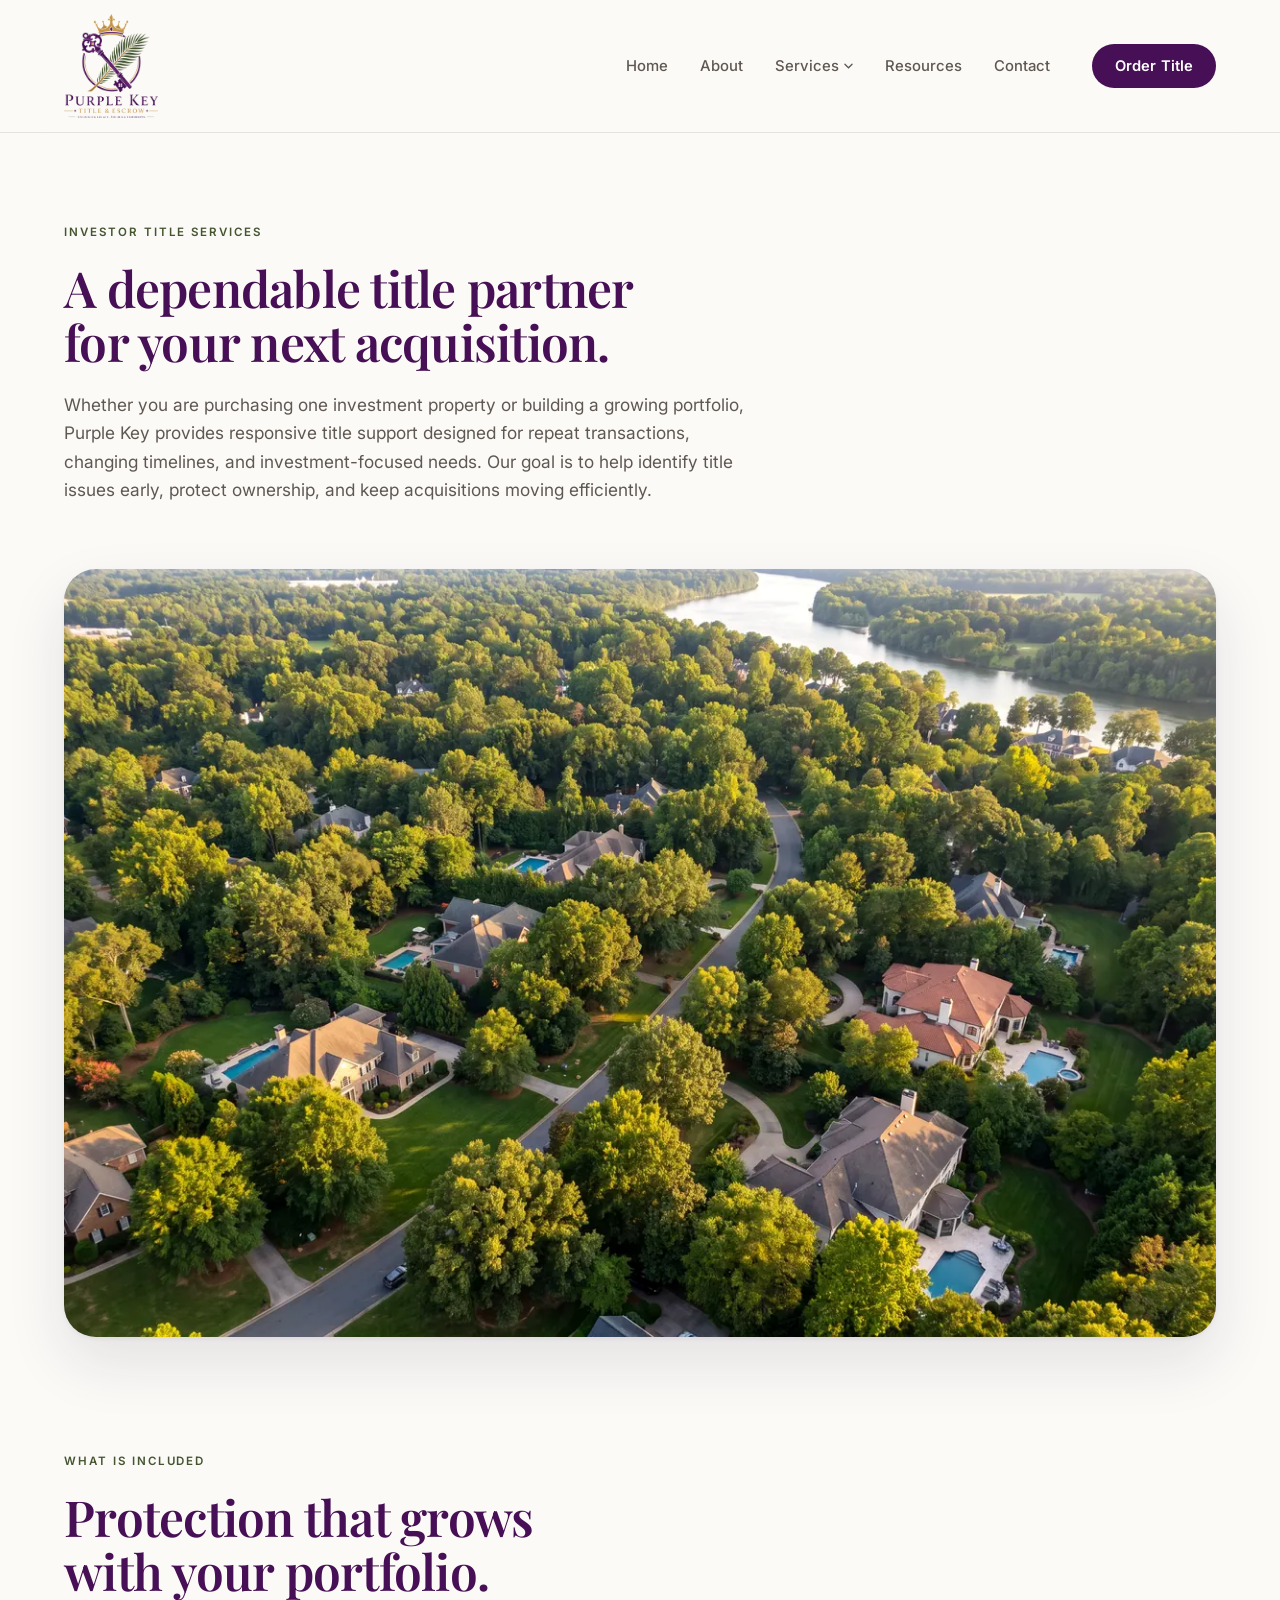
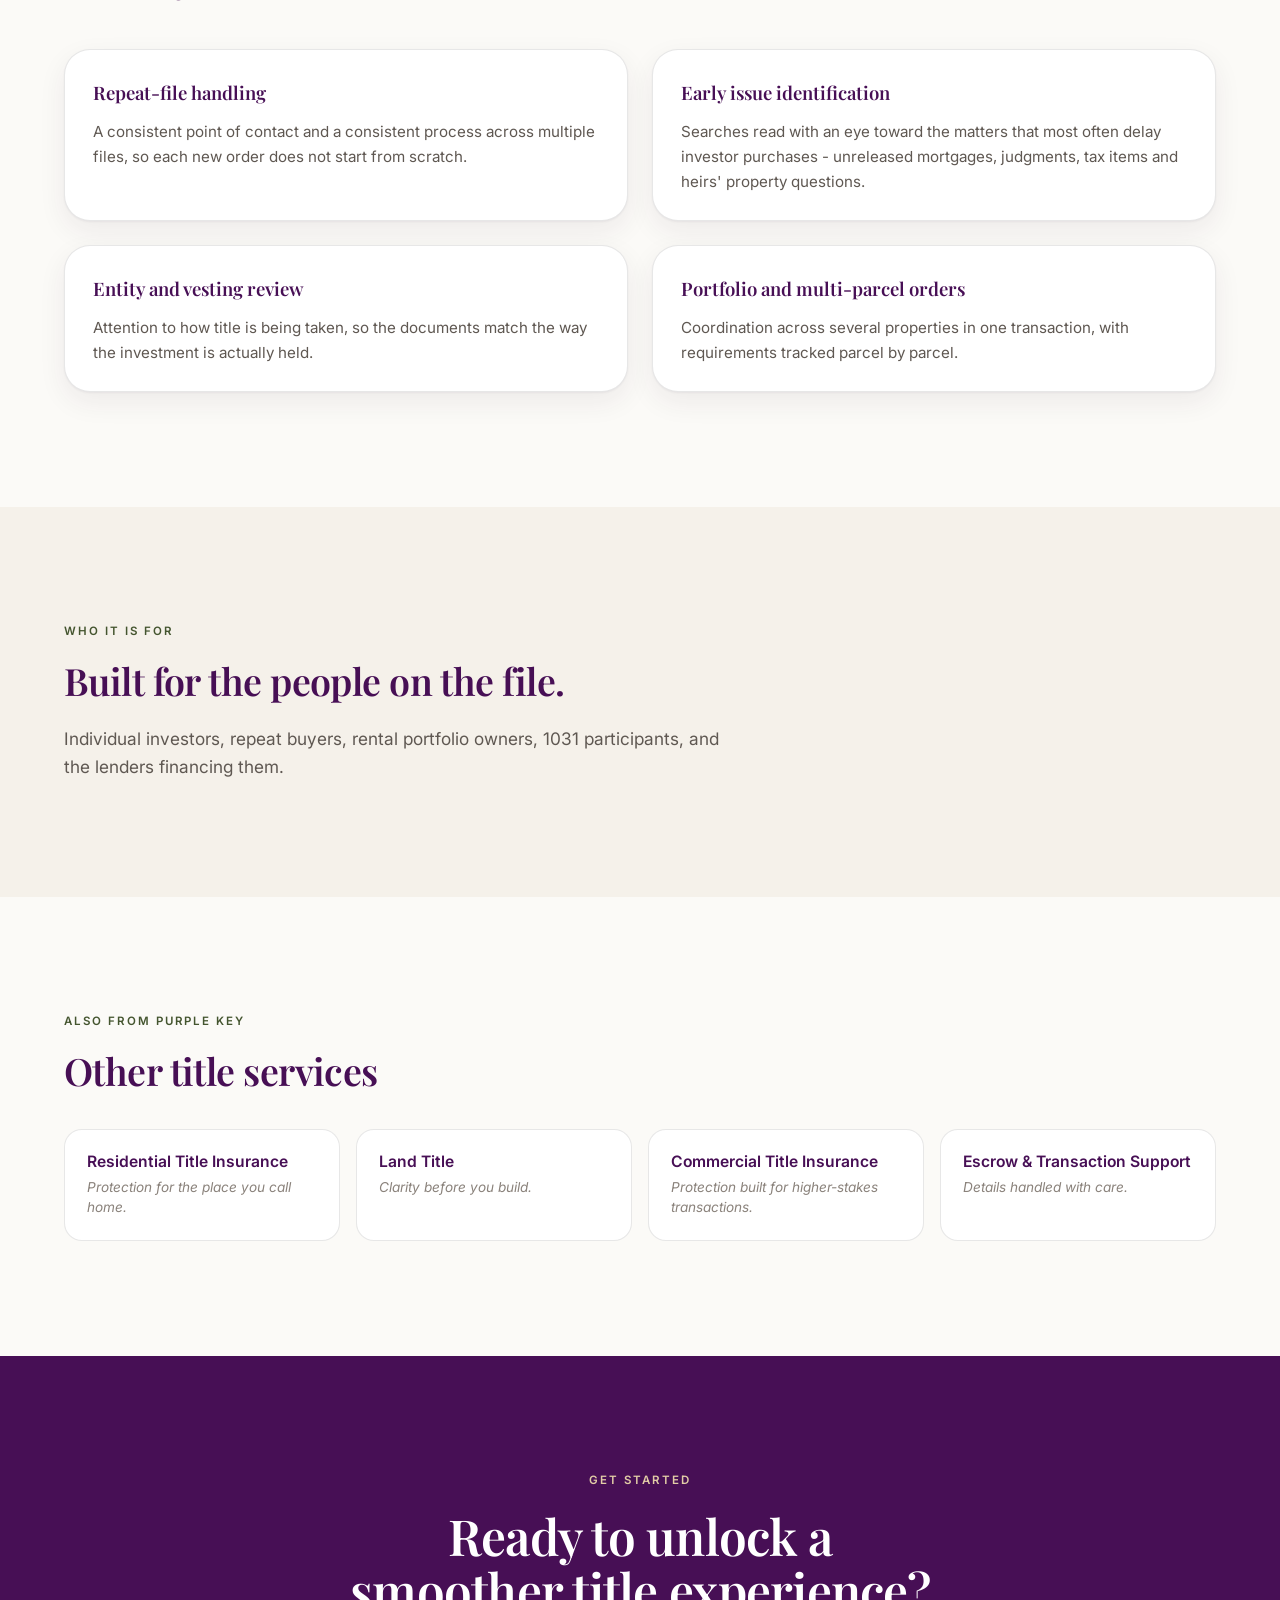
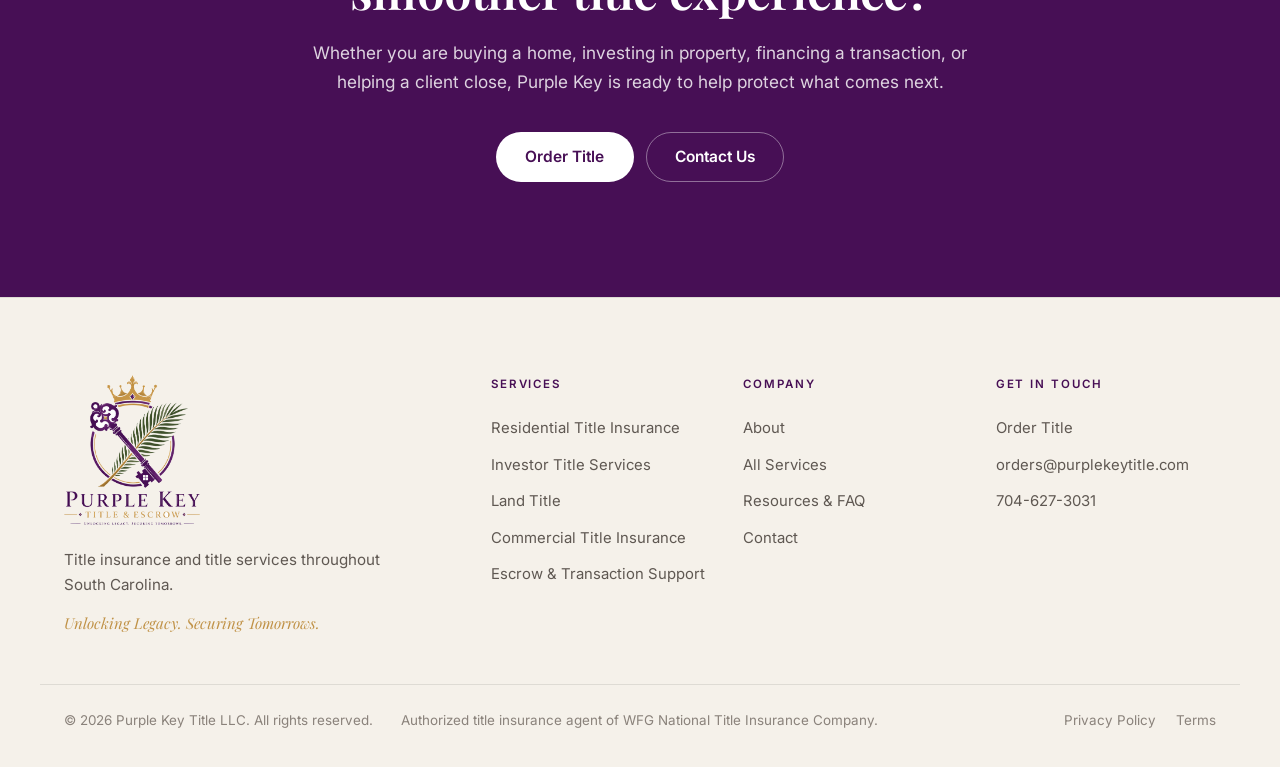
<file: investor-title-services.html>
<!DOCTYPE html>
<html lang="en">
<head>
<meta charset="utf-8">
<meta name="viewport" content="width=device-width, initial-scale=1">
<title>Investor Title Services in South Carolina | Purple Key Title LLC</title>
<meta name="description" content="Responsive title support for individual acquisitions, repeat investors, and growing real estate portfolios.">
<link rel="canonical" href="https://purplekeytitle.com/investor-title-services.html">
<meta name="theme-color" content="#FBFAF7">
<meta property="og:type" content="website">
<meta property="og:site_name" content="Purple Key Title LLC">
<meta property="og:title" content="Investor Title Services in South Carolina | Purple Key Title LLC">
<meta property="og:description" content="Responsive title support for individual acquisitions, repeat investors, and growing real estate portfolios.">
<meta property="og:url" content="https://purplekeytitle.com/investor-title-services.html">
<meta property="og:image" content="https://purplekeytitle.com/assets/img/og.jpg">
<meta name="twitter:card" content="summary_large_image">
<link rel="icon" href="assets/img/favicon.ico" sizes="any">
<link rel="icon" href="assets/img/icon-32.png" type="image/png">
<link rel="apple-touch-icon" href="assets/img/icon-180.png">
<link rel="manifest" href="site.webmanifest">
<link rel="preconnect" href="https://fonts.googleapis.com">
<link rel="preconnect" href="https://fonts.gstatic.com" crossorigin>
<link rel="stylesheet" href="https://fonts.googleapis.com/css2?family=Playfair+Display:wght@500;600;700&family=Inter:wght@400;500;600&display=swap">
<link rel="stylesheet" href="assets/style.css">
<script type="application/ld+json">{"@context": "https://schema.org", "@type": "ProfessionalService", "name": "Purple Key Title LLC", "description": "Title insurance and title services for residential, investor, land and commercial transactions throughout South Carolina.", "url": "https://purplekeytitle.com", "logo": "https://purplekeytitle.com/assets/img/logo-512.png", "image": "https://purplekeytitle.com/assets/img/og.jpg", "email": "orders@purplekeytitle.com", "areaServed": {"@type": "State", "name": "South Carolina"}, "serviceType": ["Residential Title Insurance", "Investor Title Services", "Land Title", "Commercial Title Insurance", "Escrow & Transaction Support"], "telephone": "704-627-3031"}</script>
</head>
<body>
<a class="skip" href="#main">Skip to content</a>
<header class="site-head" id="head">
  <div class="wrap head-in">
    <a class="brand" href="index.html" aria-label="Purple Key Title LLC - home">
      <img src="assets/img/logo-512.png" alt="Purple Key Title LLC" width="463" height="512">
    </a>
    <nav class="nav" aria-label="Primary">
      <a href="index.html">Home</a><a href="about.html">About</a>
      <div class="has-dd class="open"">
        <button class="dd-btn" aria-expanded="false" aria-haspopup="true">Services<svg viewBox="0 0 10 6" aria-hidden="true"><path d="M1 1l4 4 4-4" fill="none" stroke="currentColor" stroke-width="1.4" stroke-linecap="round"/></svg></button>
        <div class="dd" role="menu">
          <a href="services.html" role="menuitem" class="dd-all"><span class="dd-t">All title services</span><span class="dd-d">An overview of everything Purple Key handles.</span></a>
          <a href="residential-title-insurance.html" role="menuitem"><span class="dd-t">Residential Title Insurance</span><span class="dd-d">Protection for the place you call home.</span></a><a href="investor-title-services.html" role="menuitem"><span class="dd-t">Investor Title Services</span><span class="dd-d">Protection that grows with your portfolio.</span></a><a href="land-title.html" role="menuitem"><span class="dd-t">Land Title</span><span class="dd-d">Clarity before you build.</span></a><a href="commercial-title-insurance.html" role="menuitem"><span class="dd-t">Commercial Title Insurance</span><span class="dd-d">Protection built for higher-stakes transactions.</span></a><a href="escrow-transaction-support.html" role="menuitem"><span class="dd-t">Escrow & Transaction Support</span><span class="dd-d">Details handled with care.</span></a>
        </div>
      </div>
      <a href="resources.html">Resources</a><a href="contact.html">Contact</a>
    </nav>
    <a class="btn btn-p head-cta" href="mailto:orders@purplekeytitle.com?subject=New%20Title%20Order%20-%20Purple%20Key%20Title.&body=Please%20open%20a%20new%20title%20order.%0A%0AContact%20name%3A%0ACompany%20/%20firm%3A%0AEmail%3A%0APhone%3A%0AProperty%20address%3A%0ACounty%3A%0ATransaction%20type%20%28Purchase%20/%20Refinance%20/%20Cash%20/%20Commercial%20/%20Land%20/%20Other%29%3A%0ARole%20%28Buyer%20/%20Seller%20/%20Realtor%20/%20Lender%20/%20Investor%20/%20Attorney%20/%20Other%29%3A%0ARequested%20service%3A%0ATarget%20closing%20date%3A%0ANotes%20/%20special%20instructions%3A%0A%0AFor%20your%20security%2C%20please%20do%20not%20send%20Social%20Security%20numbers%2C%20bank%20account%0Anumbers%2C%20wire%20instructions%20or%20other%20sensitive%20financial%20details%20by%20email.%0A">Order Title</a>
    <button class="burger" aria-label="Open menu" aria-expanded="false"><span></span><span></span></button>
  </div>
  <div class="mobile" hidden>
    <nav aria-label="Mobile"><a href="index.html">Home</a><a href="about.html">About</a><a href="services.html">Services</a><a class="sub" href="residential-title-insurance.html">Residential Title Insurance</a><a class="sub" href="investor-title-services.html">Investor Title Services</a><a class="sub" href="land-title.html">Land Title</a><a class="sub" href="commercial-title-insurance.html">Commercial Title Insurance</a><a class="sub" href="escrow-transaction-support.html">Escrow & Transaction Support</a><a href="resources.html">Resources</a><a href="contact.html">Contact</a></nav>
    <a class="btn btn-p btn-block" href="mailto:orders@purplekeytitle.com?subject=New%20Title%20Order%20-%20Purple%20Key%20Title.&body=Please%20open%20a%20new%20title%20order.%0A%0AContact%20name%3A%0ACompany%20/%20firm%3A%0AEmail%3A%0APhone%3A%0AProperty%20address%3A%0ACounty%3A%0ATransaction%20type%20%28Purchase%20/%20Refinance%20/%20Cash%20/%20Commercial%20/%20Land%20/%20Other%29%3A%0ARole%20%28Buyer%20/%20Seller%20/%20Realtor%20/%20Lender%20/%20Investor%20/%20Attorney%20/%20Other%29%3A%0ARequested%20service%3A%0ATarget%20closing%20date%3A%0ANotes%20/%20special%20instructions%3A%0A%0AFor%20your%20security%2C%20please%20do%20not%20send%20Social%20Security%20numbers%2C%20bank%20account%0Anumbers%2C%20wire%20instructions%20or%20other%20sensitive%20financial%20details%20by%20email.%0A">Order Title</a>
  </div>
</header>
<main id="main">
<section class="page-hero">
  <div class="wrap">
    <p class="eyebrow">Investor Title Services</p>
    <h1 class="h-xl">A dependable title partner for your next acquisition.</h1>
    <p class="lede">Whether you are purchasing one investment property or building a growing portfolio, Purple Key provides responsive title support designed for repeat transactions, changing timelines, and investment-focused needs. Our goal is to help identify title issues early, protect ownership, and keep acquisitions moving efficiently.</p>
  </div>
</section>

  <div class="wrap hero-media"><picture class="hero-img"><source type="image/webp" srcset="assets/img/investors-600.webp?v=4a63a806 600w, assets/img/investors-800.webp?v=ddc7b882 800w, assets/img/investors-1200.webp?v=5060602f 1200w" sizes="(max-width: 1240px) 94vw, 1200px"><img src="assets/img/investors-1200.jpg?v=07528c98" srcset="assets/img/investors-600.jpg?v=ec933318 600w, assets/img/investors-800.jpg?v=dfaab90b 800w, assets/img/investors-1200.jpg?v=07528c98 1200w" sizes="(max-width: 1240px) 94vw, 1200px" alt="An aerial view of an established South Carolina neighborhood of traditional homes under mature trees" width="1200" height="800" loading="lazy" decoding="async"></picture></div>

<section class="sec">
  <div class="wrap">
    <p class="eyebrow">What is included</p>
    <h2 class="h-xl">Protection that grows with your portfolio.</h2>
  </div>
  <div class="wrap incl-grid">
      <div class="incl reveal"><h3>Repeat-file handling</h3><p>A consistent point of contact and a consistent process across multiple files, so each new order does not start from scratch.</p></div>
      <div class="incl reveal"><h3>Early issue identification</h3><p>Searches read with an eye toward the matters that most often delay investor purchases - unreleased mortgages, judgments, tax items and heirs' property questions.</p></div>
      <div class="incl reveal"><h3>Entity and vesting review</h3><p>Attention to how title is being taken, so the documents match the way the investment is actually held.</p></div>
      <div class="incl reveal"><h3>Portfolio and multi-parcel orders</h3><p>Coordination across several properties in one transaction, with requirements tracked parcel by parcel.</p></div>
  </div>
</section>

<section class="sec band">
  <div class="wrap">
    <p class="eyebrow">Who it is for</p>
    <h2 class="h-lg">Built for the people on the file.</h2>
    <p class="lede">Individual investors, repeat buyers, rental portfolio owners, 1031 participants, and the lenders financing them.</p>
  </div>
</section>

<section class="sec">
  <div class="wrap"><p class="eyebrow">Also from Purple Key</p><h2 class="h-lg">Other title services</h2></div>
  <div class="wrap rel-grid">
      <a class="rel-card" href="residential-title-insurance.html"><span class="rel-t">Residential Title Insurance</span><span class="rel-d">Protection for the place you call home.</span></a>
      <a class="rel-card" href="land-title.html"><span class="rel-t">Land Title</span><span class="rel-d">Clarity before you build.</span></a>
      <a class="rel-card" href="commercial-title-insurance.html"><span class="rel-t">Commercial Title Insurance</span><span class="rel-d">Protection built for higher-stakes transactions.</span></a>
      <a class="rel-card" href="escrow-transaction-support.html"><span class="rel-t">Escrow & Transaction Support</span><span class="rel-d">Details handled with care.</span></a>
  </div>
</section>
</main>
<section class="band-cta reveal">
  <div class="wrap narrow center">
    <p class="eyebrow on-dark">Get started</p>
    <h2 class="h-xl on-dark">Ready to unlock a smoother title experience?</h2>
    <p class="lede on-dark">Whether you are buying a home, investing in property, financing a
      transaction, or helping a client close, Purple Key is ready to help protect what comes next.</p>
    <div class="btns center-btns">
      <a class="btn btn-light" href="mailto:orders@purplekeytitle.com?subject=New%20Title%20Order%20-%20Purple%20Key%20Title.&body=Please%20open%20a%20new%20title%20order.%0A%0AContact%20name%3A%0ACompany%20/%20firm%3A%0AEmail%3A%0APhone%3A%0AProperty%20address%3A%0ACounty%3A%0ATransaction%20type%20%28Purchase%20/%20Refinance%20/%20Cash%20/%20Commercial%20/%20Land%20/%20Other%29%3A%0ARole%20%28Buyer%20/%20Seller%20/%20Realtor%20/%20Lender%20/%20Investor%20/%20Attorney%20/%20Other%29%3A%0ARequested%20service%3A%0ATarget%20closing%20date%3A%0ANotes%20/%20special%20instructions%3A%0A%0AFor%20your%20security%2C%20please%20do%20not%20send%20Social%20Security%20numbers%2C%20bank%20account%0Anumbers%2C%20wire%20instructions%20or%20other%20sensitive%20financial%20details%20by%20email.%0A">Order Title</a>
      <a class="btn btn-ghost-light" href="contact.html">Contact Us</a>
    </div>
  </div>
</section>
<footer class="site-foot">
  <div class="wrap foot-in">
    <div class="foot-brand">
      <img src="assets/img/logo-512.png" alt="Purple Key Title LLC" width="463" height="512" loading="lazy">
      <p class="foot-line">Title insurance and title services throughout South Carolina.</p>
      <p class="foot-tag">Unlocking Legacy. Securing Tomorrows.</p>
    </div>
    <div class="foot-cols">
      <div><h3>Services</h3><a href="residential-title-insurance.html">Residential Title Insurance</a><a href="investor-title-services.html">Investor Title Services</a><a href="land-title.html">Land Title</a><a href="commercial-title-insurance.html">Commercial Title Insurance</a><a href="escrow-transaction-support.html">Escrow & Transaction Support</a></div>
      <div><h3>Company</h3>
        <a href="about.html">About</a>
        <a href="services.html">All Services</a>
        <a href="resources.html">Resources &amp; FAQ</a>
        <a href="contact.html">Contact</a>
      </div>
      <div><h3>Get in touch</h3>
        <a href="mailto:orders@purplekeytitle.com?subject=New%20Title%20Order%20-%20Purple%20Key%20Title.&body=Please%20open%20a%20new%20title%20order.%0A%0AContact%20name%3A%0ACompany%20/%20firm%3A%0AEmail%3A%0APhone%3A%0AProperty%20address%3A%0ACounty%3A%0ATransaction%20type%20%28Purchase%20/%20Refinance%20/%20Cash%20/%20Commercial%20/%20Land%20/%20Other%29%3A%0ARole%20%28Buyer%20/%20Seller%20/%20Realtor%20/%20Lender%20/%20Investor%20/%20Attorney%20/%20Other%29%3A%0ARequested%20service%3A%0ATarget%20closing%20date%3A%0ANotes%20/%20special%20instructions%3A%0A%0AFor%20your%20security%2C%20please%20do%20not%20send%20Social%20Security%20numbers%2C%20bank%20account%0Anumbers%2C%20wire%20instructions%20or%20other%20sensitive%20financial%20details%20by%20email.%0A">Order Title</a>
        <a href="mailto:orders@purplekeytitle.com">orders@purplekeytitle.com</a>
        <a href="tel:+17046273031">704-627-3031</a>
      </div>
    </div>
  </div>
  <div class="wrap foot-bar">
    <p>&copy; 2026 Purple Key Title LLC. All rights reserved.</p>
    <p class="foot-uw">Authorized title insurance agent of WFG National Title Insurance Company.</p>
    <p class="foot-legal"><a href="privacy.html">Privacy Policy</a><a href="terms.html">Terms</a></p>
  </div>
</footer>
<script src="assets/main.js" defer></script>
</body>
</html>
</file>
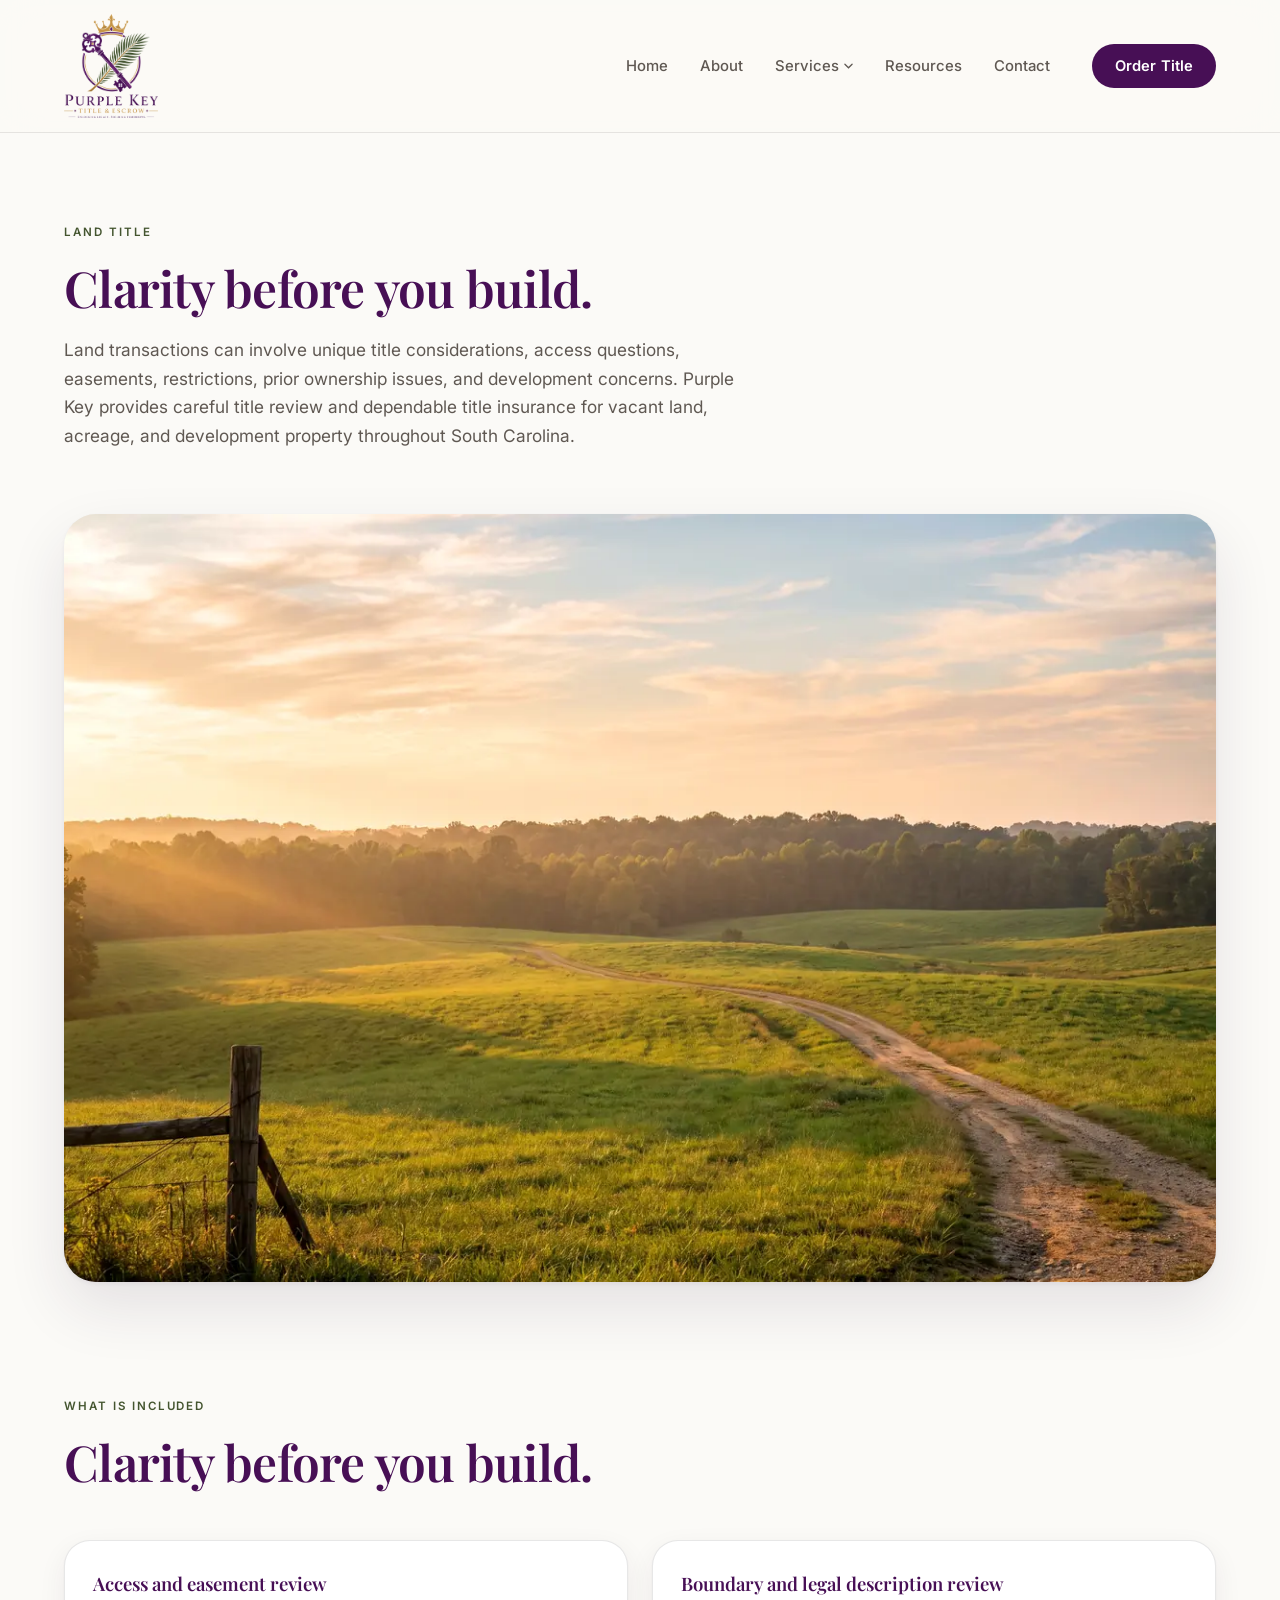
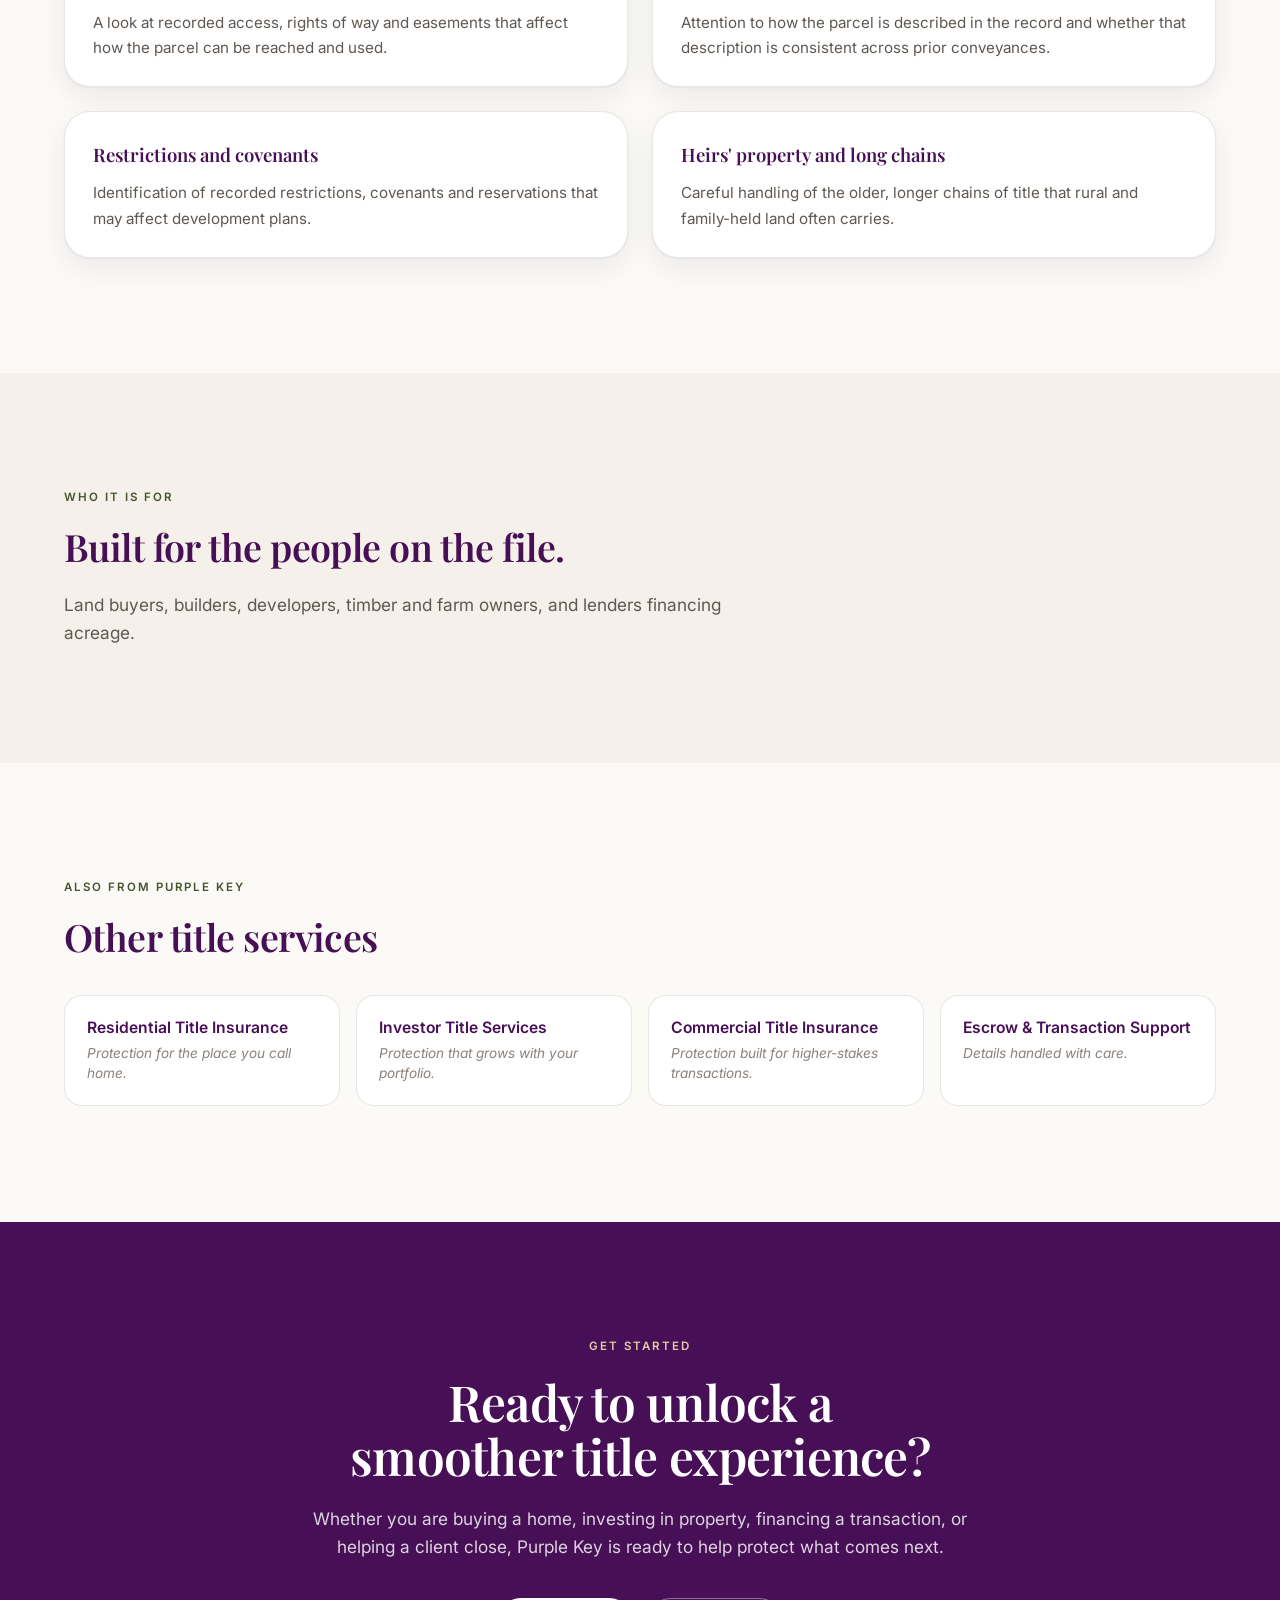
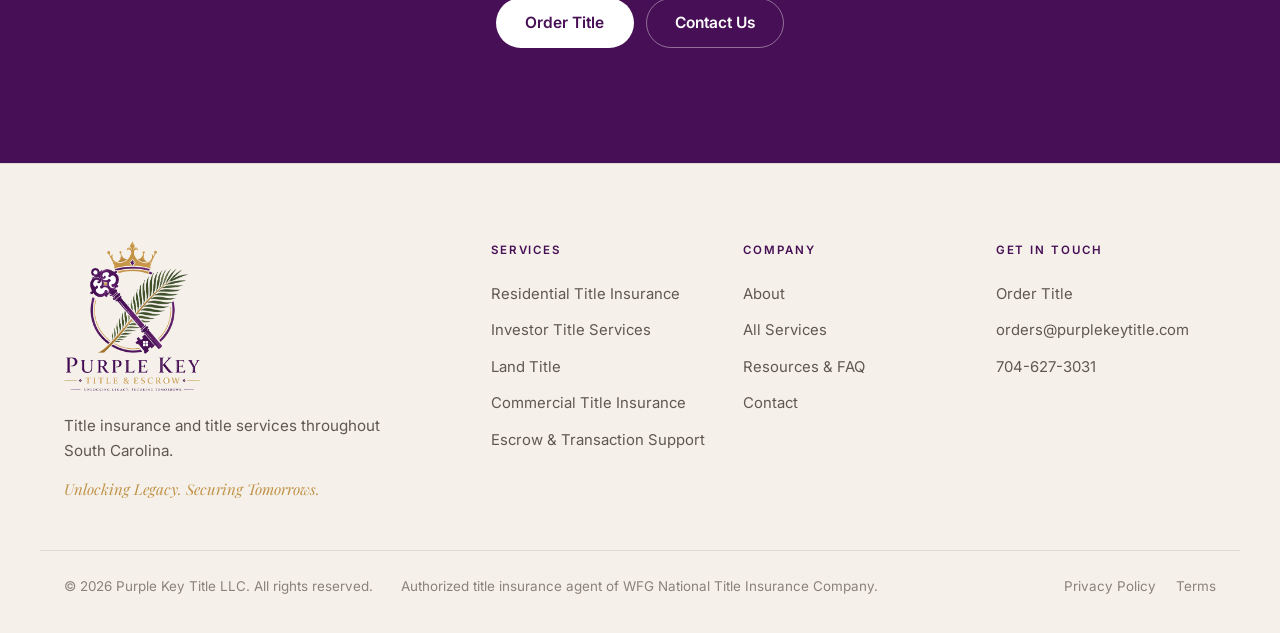
<file: land-title.html>
<!DOCTYPE html>
<html lang="en">
<head>
<meta charset="utf-8">
<meta name="viewport" content="width=device-width, initial-scale=1">
<title>Land Title in South Carolina | Purple Key Title LLC</title>
<meta name="description" content="Careful title review for vacant land, acreage, development property, and other land transactions.">
<link rel="canonical" href="https://purplekeytitle.com/land-title.html">
<meta name="theme-color" content="#FBFAF7">
<meta property="og:type" content="website">
<meta property="og:site_name" content="Purple Key Title LLC">
<meta property="og:title" content="Land Title in South Carolina | Purple Key Title LLC">
<meta property="og:description" content="Careful title review for vacant land, acreage, development property, and other land transactions.">
<meta property="og:url" content="https://purplekeytitle.com/land-title.html">
<meta property="og:image" content="https://purplekeytitle.com/assets/img/og.jpg">
<meta name="twitter:card" content="summary_large_image">
<link rel="icon" href="assets/img/favicon.ico" sizes="any">
<link rel="icon" href="assets/img/icon-32.png" type="image/png">
<link rel="apple-touch-icon" href="assets/img/icon-180.png">
<link rel="manifest" href="site.webmanifest">
<link rel="preconnect" href="https://fonts.googleapis.com">
<link rel="preconnect" href="https://fonts.gstatic.com" crossorigin>
<link rel="stylesheet" href="https://fonts.googleapis.com/css2?family=Playfair+Display:wght@500;600;700&family=Inter:wght@400;500;600&display=swap">
<link rel="stylesheet" href="assets/style.css">
<script type="application/ld+json">{"@context": "https://schema.org", "@type": "ProfessionalService", "name": "Purple Key Title LLC", "description": "Title insurance and title services for residential, investor, land and commercial transactions throughout South Carolina.", "url": "https://purplekeytitle.com", "logo": "https://purplekeytitle.com/assets/img/logo-512.png", "image": "https://purplekeytitle.com/assets/img/og.jpg", "email": "orders@purplekeytitle.com", "areaServed": {"@type": "State", "name": "South Carolina"}, "serviceType": ["Residential Title Insurance", "Investor Title Services", "Land Title", "Commercial Title Insurance", "Escrow & Transaction Support"], "telephone": "704-627-3031"}</script>
</head>
<body>
<a class="skip" href="#main">Skip to content</a>
<header class="site-head" id="head">
  <div class="wrap head-in">
    <a class="brand" href="index.html" aria-label="Purple Key Title LLC - home">
      <img src="assets/img/logo-512.png" alt="Purple Key Title LLC" width="463" height="512">
    </a>
    <nav class="nav" aria-label="Primary">
      <a href="index.html">Home</a><a href="about.html">About</a>
      <div class="has-dd class="open"">
        <button class="dd-btn" aria-expanded="false" aria-haspopup="true">Services<svg viewBox="0 0 10 6" aria-hidden="true"><path d="M1 1l4 4 4-4" fill="none" stroke="currentColor" stroke-width="1.4" stroke-linecap="round"/></svg></button>
        <div class="dd" role="menu">
          <a href="services.html" role="menuitem" class="dd-all"><span class="dd-t">All title services</span><span class="dd-d">An overview of everything Purple Key handles.</span></a>
          <a href="residential-title-insurance.html" role="menuitem"><span class="dd-t">Residential Title Insurance</span><span class="dd-d">Protection for the place you call home.</span></a><a href="investor-title-services.html" role="menuitem"><span class="dd-t">Investor Title Services</span><span class="dd-d">Protection that grows with your portfolio.</span></a><a href="land-title.html" role="menuitem"><span class="dd-t">Land Title</span><span class="dd-d">Clarity before you build.</span></a><a href="commercial-title-insurance.html" role="menuitem"><span class="dd-t">Commercial Title Insurance</span><span class="dd-d">Protection built for higher-stakes transactions.</span></a><a href="escrow-transaction-support.html" role="menuitem"><span class="dd-t">Escrow & Transaction Support</span><span class="dd-d">Details handled with care.</span></a>
        </div>
      </div>
      <a href="resources.html">Resources</a><a href="contact.html">Contact</a>
    </nav>
    <a class="btn btn-p head-cta" href="mailto:orders@purplekeytitle.com?subject=New%20Title%20Order%20-%20Purple%20Key%20Title.&body=Please%20open%20a%20new%20title%20order.%0A%0AContact%20name%3A%0ACompany%20/%20firm%3A%0AEmail%3A%0APhone%3A%0AProperty%20address%3A%0ACounty%3A%0ATransaction%20type%20%28Purchase%20/%20Refinance%20/%20Cash%20/%20Commercial%20/%20Land%20/%20Other%29%3A%0ARole%20%28Buyer%20/%20Seller%20/%20Realtor%20/%20Lender%20/%20Investor%20/%20Attorney%20/%20Other%29%3A%0ARequested%20service%3A%0ATarget%20closing%20date%3A%0ANotes%20/%20special%20instructions%3A%0A%0AFor%20your%20security%2C%20please%20do%20not%20send%20Social%20Security%20numbers%2C%20bank%20account%0Anumbers%2C%20wire%20instructions%20or%20other%20sensitive%20financial%20details%20by%20email.%0A">Order Title</a>
    <button class="burger" aria-label="Open menu" aria-expanded="false"><span></span><span></span></button>
  </div>
  <div class="mobile" hidden>
    <nav aria-label="Mobile"><a href="index.html">Home</a><a href="about.html">About</a><a href="services.html">Services</a><a class="sub" href="residential-title-insurance.html">Residential Title Insurance</a><a class="sub" href="investor-title-services.html">Investor Title Services</a><a class="sub" href="land-title.html">Land Title</a><a class="sub" href="commercial-title-insurance.html">Commercial Title Insurance</a><a class="sub" href="escrow-transaction-support.html">Escrow & Transaction Support</a><a href="resources.html">Resources</a><a href="contact.html">Contact</a></nav>
    <a class="btn btn-p btn-block" href="mailto:orders@purplekeytitle.com?subject=New%20Title%20Order%20-%20Purple%20Key%20Title.&body=Please%20open%20a%20new%20title%20order.%0A%0AContact%20name%3A%0ACompany%20/%20firm%3A%0AEmail%3A%0APhone%3A%0AProperty%20address%3A%0ACounty%3A%0ATransaction%20type%20%28Purchase%20/%20Refinance%20/%20Cash%20/%20Commercial%20/%20Land%20/%20Other%29%3A%0ARole%20%28Buyer%20/%20Seller%20/%20Realtor%20/%20Lender%20/%20Investor%20/%20Attorney%20/%20Other%29%3A%0ARequested%20service%3A%0ATarget%20closing%20date%3A%0ANotes%20/%20special%20instructions%3A%0A%0AFor%20your%20security%2C%20please%20do%20not%20send%20Social%20Security%20numbers%2C%20bank%20account%0Anumbers%2C%20wire%20instructions%20or%20other%20sensitive%20financial%20details%20by%20email.%0A">Order Title</a>
  </div>
</header>
<main id="main">
<section class="page-hero">
  <div class="wrap">
    <p class="eyebrow">Land Title</p>
    <h1 class="h-xl">Clarity before you build.</h1>
    <p class="lede">Land transactions can involve unique title considerations, access questions, easements, restrictions, prior ownership issues, and development concerns. Purple Key provides careful title review and dependable title insurance for vacant land, acreage, and development property throughout South Carolina.</p>
  </div>
</section>

  <div class="wrap hero-media"><picture class="hero-img"><source type="image/webp" srcset="assets/img/land-600.webp?v=23c36aa8 600w, assets/img/land-800.webp?v=45e4af20 800w, assets/img/land-1200.webp?v=2faa735a 1200w" sizes="(max-width: 1240px) 94vw, 1200px"><img src="assets/img/land-1200.jpg?v=504000af" srcset="assets/img/land-600.jpg?v=e96552f8 600w, assets/img/land-800.jpg?v=9c55544e 800w, assets/img/land-1200.jpg?v=504000af 1200w" sizes="(max-width: 1240px) 94vw, 1200px" alt="Rolling Upstate South Carolina pasture at sunrise with a split-rail fence and a dirt track running toward the treeline" width="1200" height="800" loading="lazy" decoding="async"></picture></div>

<section class="sec">
  <div class="wrap">
    <p class="eyebrow">What is included</p>
    <h2 class="h-xl">Clarity before you build.</h2>
  </div>
  <div class="wrap incl-grid">
      <div class="incl reveal"><h3>Access and easement review</h3><p>A look at recorded access, rights of way and easements that affect how the parcel can be reached and used.</p></div>
      <div class="incl reveal"><h3>Boundary and legal description review</h3><p>Attention to how the parcel is described in the record and whether that description is consistent across prior conveyances.</p></div>
      <div class="incl reveal"><h3>Restrictions and covenants</h3><p>Identification of recorded restrictions, covenants and reservations that may affect development plans.</p></div>
      <div class="incl reveal"><h3>Heirs' property and long chains</h3><p>Careful handling of the older, longer chains of title that rural and family-held land often carries.</p></div>
  </div>
</section>

<section class="sec band">
  <div class="wrap">
    <p class="eyebrow">Who it is for</p>
    <h2 class="h-lg">Built for the people on the file.</h2>
    <p class="lede">Land buyers, builders, developers, timber and farm owners, and lenders financing acreage.</p>
  </div>
</section>

<section class="sec">
  <div class="wrap"><p class="eyebrow">Also from Purple Key</p><h2 class="h-lg">Other title services</h2></div>
  <div class="wrap rel-grid">
      <a class="rel-card" href="residential-title-insurance.html"><span class="rel-t">Residential Title Insurance</span><span class="rel-d">Protection for the place you call home.</span></a>
      <a class="rel-card" href="investor-title-services.html"><span class="rel-t">Investor Title Services</span><span class="rel-d">Protection that grows with your portfolio.</span></a>
      <a class="rel-card" href="commercial-title-insurance.html"><span class="rel-t">Commercial Title Insurance</span><span class="rel-d">Protection built for higher-stakes transactions.</span></a>
      <a class="rel-card" href="escrow-transaction-support.html"><span class="rel-t">Escrow & Transaction Support</span><span class="rel-d">Details handled with care.</span></a>
  </div>
</section>
</main>
<section class="band-cta reveal">
  <div class="wrap narrow center">
    <p class="eyebrow on-dark">Get started</p>
    <h2 class="h-xl on-dark">Ready to unlock a smoother title experience?</h2>
    <p class="lede on-dark">Whether you are buying a home, investing in property, financing a
      transaction, or helping a client close, Purple Key is ready to help protect what comes next.</p>
    <div class="btns center-btns">
      <a class="btn btn-light" href="mailto:orders@purplekeytitle.com?subject=New%20Title%20Order%20-%20Purple%20Key%20Title.&body=Please%20open%20a%20new%20title%20order.%0A%0AContact%20name%3A%0ACompany%20/%20firm%3A%0AEmail%3A%0APhone%3A%0AProperty%20address%3A%0ACounty%3A%0ATransaction%20type%20%28Purchase%20/%20Refinance%20/%20Cash%20/%20Commercial%20/%20Land%20/%20Other%29%3A%0ARole%20%28Buyer%20/%20Seller%20/%20Realtor%20/%20Lender%20/%20Investor%20/%20Attorney%20/%20Other%29%3A%0ARequested%20service%3A%0ATarget%20closing%20date%3A%0ANotes%20/%20special%20instructions%3A%0A%0AFor%20your%20security%2C%20please%20do%20not%20send%20Social%20Security%20numbers%2C%20bank%20account%0Anumbers%2C%20wire%20instructions%20or%20other%20sensitive%20financial%20details%20by%20email.%0A">Order Title</a>
      <a class="btn btn-ghost-light" href="contact.html">Contact Us</a>
    </div>
  </div>
</section>
<footer class="site-foot">
  <div class="wrap foot-in">
    <div class="foot-brand">
      <img src="assets/img/logo-512.png" alt="Purple Key Title LLC" width="463" height="512" loading="lazy">
      <p class="foot-line">Title insurance and title services throughout South Carolina.</p>
      <p class="foot-tag">Unlocking Legacy. Securing Tomorrows.</p>
    </div>
    <div class="foot-cols">
      <div><h3>Services</h3><a href="residential-title-insurance.html">Residential Title Insurance</a><a href="investor-title-services.html">Investor Title Services</a><a href="land-title.html">Land Title</a><a href="commercial-title-insurance.html">Commercial Title Insurance</a><a href="escrow-transaction-support.html">Escrow & Transaction Support</a></div>
      <div><h3>Company</h3>
        <a href="about.html">About</a>
        <a href="services.html">All Services</a>
        <a href="resources.html">Resources &amp; FAQ</a>
        <a href="contact.html">Contact</a>
      </div>
      <div><h3>Get in touch</h3>
        <a href="mailto:orders@purplekeytitle.com?subject=New%20Title%20Order%20-%20Purple%20Key%20Title.&body=Please%20open%20a%20new%20title%20order.%0A%0AContact%20name%3A%0ACompany%20/%20firm%3A%0AEmail%3A%0APhone%3A%0AProperty%20address%3A%0ACounty%3A%0ATransaction%20type%20%28Purchase%20/%20Refinance%20/%20Cash%20/%20Commercial%20/%20Land%20/%20Other%29%3A%0ARole%20%28Buyer%20/%20Seller%20/%20Realtor%20/%20Lender%20/%20Investor%20/%20Attorney%20/%20Other%29%3A%0ARequested%20service%3A%0ATarget%20closing%20date%3A%0ANotes%20/%20special%20instructions%3A%0A%0AFor%20your%20security%2C%20please%20do%20not%20send%20Social%20Security%20numbers%2C%20bank%20account%0Anumbers%2C%20wire%20instructions%20or%20other%20sensitive%20financial%20details%20by%20email.%0A">Order Title</a>
        <a href="mailto:orders@purplekeytitle.com">orders@purplekeytitle.com</a>
        <a href="tel:+17046273031">704-627-3031</a>
      </div>
    </div>
  </div>
  <div class="wrap foot-bar">
    <p>&copy; 2026 Purple Key Title LLC. All rights reserved.</p>
    <p class="foot-uw">Authorized title insurance agent of WFG National Title Insurance Company.</p>
    <p class="foot-legal"><a href="privacy.html">Privacy Policy</a><a href="terms.html">Terms</a></p>
  </div>
</footer>
<script src="assets/main.js" defer></script>
</body>
</html>
</file>
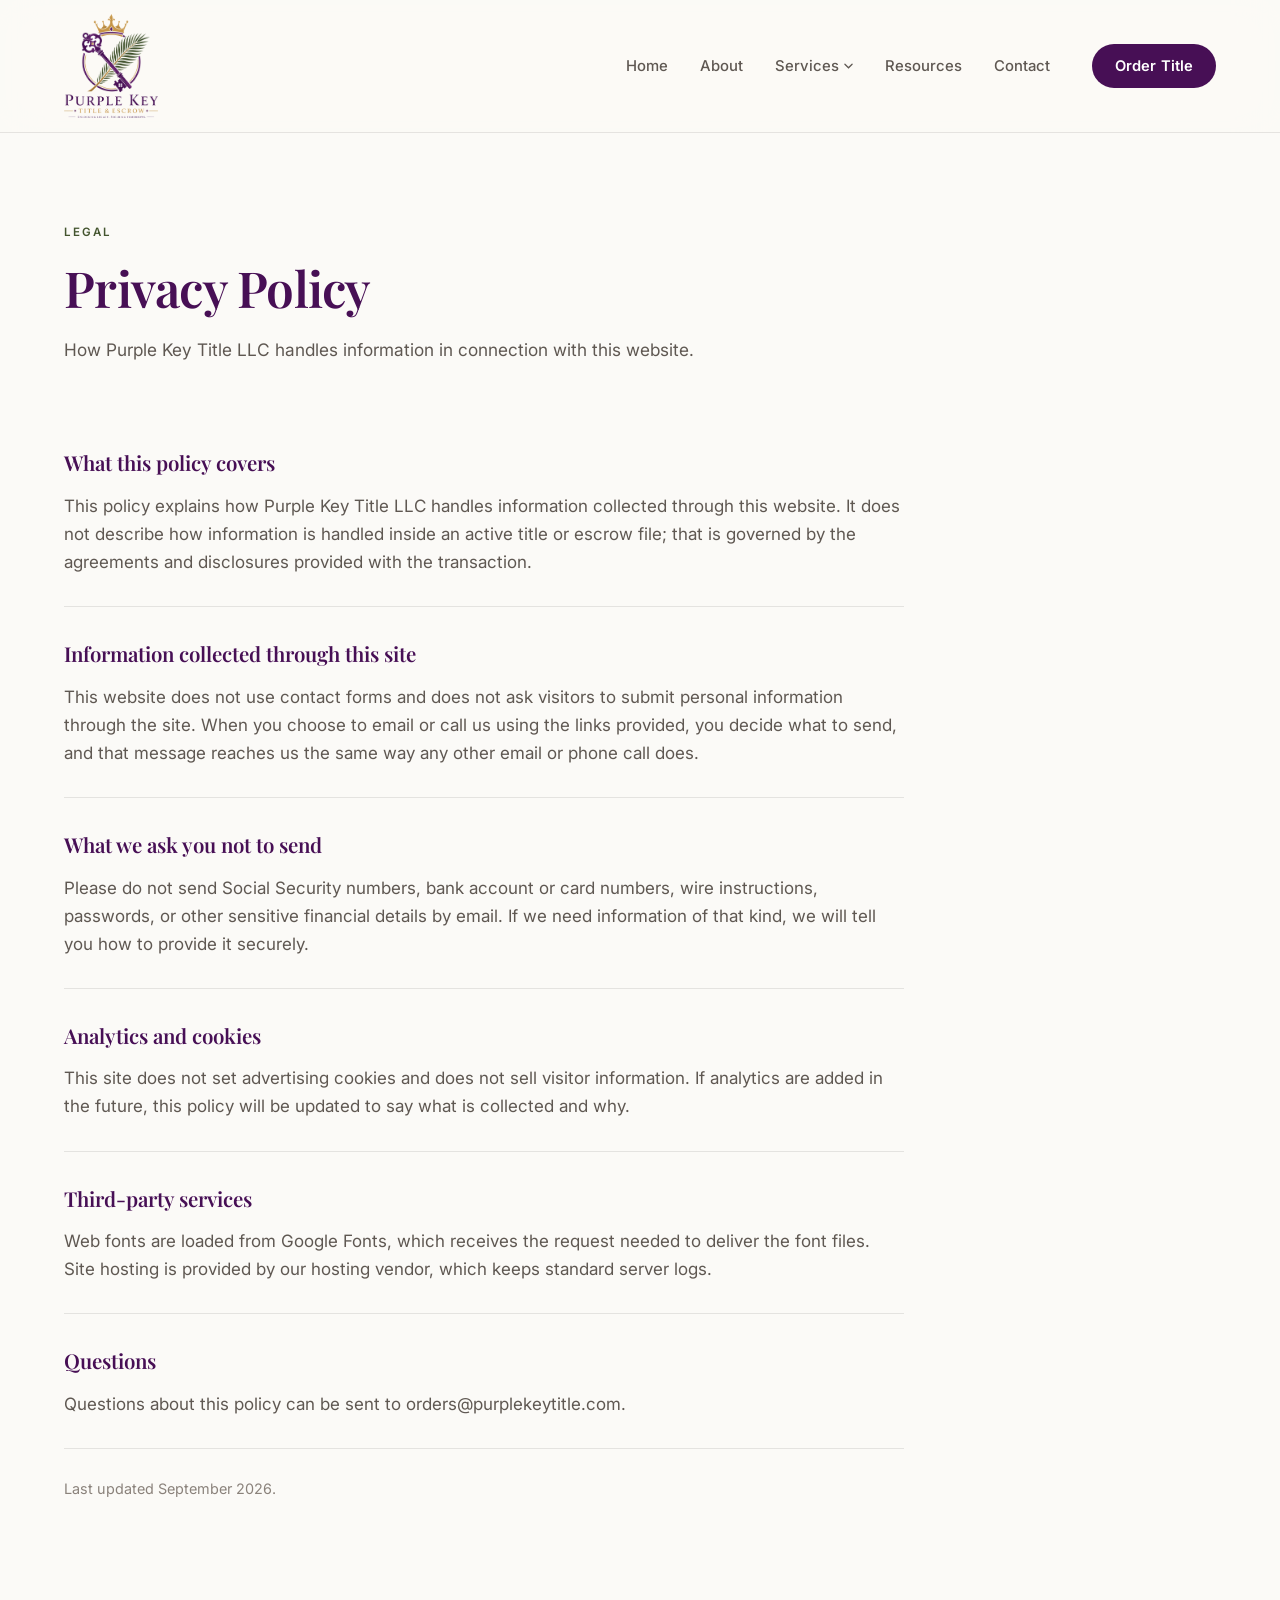
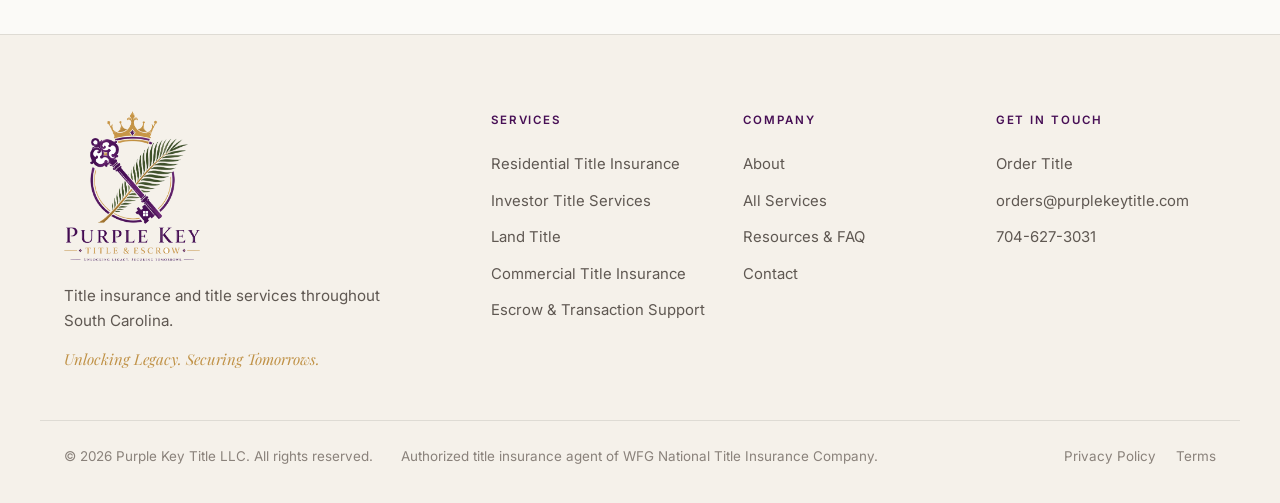
<file: privacy.html>
<!DOCTYPE html>
<html lang="en">
<head>
<meta charset="utf-8">
<meta name="viewport" content="width=device-width, initial-scale=1">
<title>Privacy Policy | Purple Key Title LLC</title>
<meta name="description" content="How Purple Key Title LLC handles information in connection with this website.">
<link rel="canonical" href="https://purplekeytitle.com/privacy.html">
<meta name="theme-color" content="#FBFAF7">
<meta property="og:type" content="website">
<meta property="og:site_name" content="Purple Key Title LLC">
<meta property="og:title" content="Privacy Policy | Purple Key Title LLC">
<meta property="og:description" content="How Purple Key Title LLC handles information in connection with this website.">
<meta property="og:url" content="https://purplekeytitle.com/privacy.html">
<meta property="og:image" content="https://purplekeytitle.com/assets/img/og.jpg">
<meta name="twitter:card" content="summary_large_image">
<link rel="icon" href="assets/img/favicon.ico" sizes="any">
<link rel="icon" href="assets/img/icon-32.png" type="image/png">
<link rel="apple-touch-icon" href="assets/img/icon-180.png">
<link rel="manifest" href="site.webmanifest">
<link rel="preconnect" href="https://fonts.googleapis.com">
<link rel="preconnect" href="https://fonts.gstatic.com" crossorigin>
<link rel="stylesheet" href="https://fonts.googleapis.com/css2?family=Playfair+Display:wght@500;600;700&family=Inter:wght@400;500;600&display=swap">
<link rel="stylesheet" href="assets/style.css">
<script type="application/ld+json">{"@context": "https://schema.org", "@type": "ProfessionalService", "name": "Purple Key Title LLC", "description": "Title insurance and title services for residential, investor, land and commercial transactions throughout South Carolina.", "url": "https://purplekeytitle.com", "logo": "https://purplekeytitle.com/assets/img/logo-512.png", "image": "https://purplekeytitle.com/assets/img/og.jpg", "email": "orders@purplekeytitle.com", "areaServed": {"@type": "State", "name": "South Carolina"}, "serviceType": ["Residential Title Insurance", "Investor Title Services", "Land Title", "Commercial Title Insurance", "Escrow & Transaction Support"], "telephone": "704-627-3031"}</script>
</head>
<body>
<a class="skip" href="#main">Skip to content</a>
<header class="site-head" id="head">
  <div class="wrap head-in">
    <a class="brand" href="index.html" aria-label="Purple Key Title LLC - home">
      <img src="assets/img/logo-512.png" alt="Purple Key Title LLC" width="463" height="512">
    </a>
    <nav class="nav" aria-label="Primary">
      <a href="index.html">Home</a><a href="about.html">About</a>
      <div class="has-dd">
        <button class="dd-btn" aria-expanded="false" aria-haspopup="true">Services<svg viewBox="0 0 10 6" aria-hidden="true"><path d="M1 1l4 4 4-4" fill="none" stroke="currentColor" stroke-width="1.4" stroke-linecap="round"/></svg></button>
        <div class="dd" role="menu">
          <a href="services.html" role="menuitem" class="dd-all"><span class="dd-t">All title services</span><span class="dd-d">An overview of everything Purple Key handles.</span></a>
          <a href="residential-title-insurance.html" role="menuitem"><span class="dd-t">Residential Title Insurance</span><span class="dd-d">Protection for the place you call home.</span></a><a href="investor-title-services.html" role="menuitem"><span class="dd-t">Investor Title Services</span><span class="dd-d">Protection that grows with your portfolio.</span></a><a href="land-title.html" role="menuitem"><span class="dd-t">Land Title</span><span class="dd-d">Clarity before you build.</span></a><a href="commercial-title-insurance.html" role="menuitem"><span class="dd-t">Commercial Title Insurance</span><span class="dd-d">Protection built for higher-stakes transactions.</span></a><a href="escrow-transaction-support.html" role="menuitem"><span class="dd-t">Escrow & Transaction Support</span><span class="dd-d">Details handled with care.</span></a>
        </div>
      </div>
      <a href="resources.html">Resources</a><a href="contact.html">Contact</a>
    </nav>
    <a class="btn btn-p head-cta" href="mailto:orders@purplekeytitle.com?subject=New%20Title%20Order%20-%20Purple%20Key%20Title.&body=Please%20open%20a%20new%20title%20order.%0A%0AContact%20name%3A%0ACompany%20/%20firm%3A%0AEmail%3A%0APhone%3A%0AProperty%20address%3A%0ACounty%3A%0ATransaction%20type%20%28Purchase%20/%20Refinance%20/%20Cash%20/%20Commercial%20/%20Land%20/%20Other%29%3A%0ARole%20%28Buyer%20/%20Seller%20/%20Realtor%20/%20Lender%20/%20Investor%20/%20Attorney%20/%20Other%29%3A%0ARequested%20service%3A%0ATarget%20closing%20date%3A%0ANotes%20/%20special%20instructions%3A%0A%0AFor%20your%20security%2C%20please%20do%20not%20send%20Social%20Security%20numbers%2C%20bank%20account%0Anumbers%2C%20wire%20instructions%20or%20other%20sensitive%20financial%20details%20by%20email.%0A">Order Title</a>
    <button class="burger" aria-label="Open menu" aria-expanded="false"><span></span><span></span></button>
  </div>
  <div class="mobile" hidden>
    <nav aria-label="Mobile"><a href="index.html">Home</a><a href="about.html">About</a><a href="services.html">Services</a><a class="sub" href="residential-title-insurance.html">Residential Title Insurance</a><a class="sub" href="investor-title-services.html">Investor Title Services</a><a class="sub" href="land-title.html">Land Title</a><a class="sub" href="commercial-title-insurance.html">Commercial Title Insurance</a><a class="sub" href="escrow-transaction-support.html">Escrow & Transaction Support</a><a href="resources.html">Resources</a><a href="contact.html">Contact</a></nav>
    <a class="btn btn-p btn-block" href="mailto:orders@purplekeytitle.com?subject=New%20Title%20Order%20-%20Purple%20Key%20Title.&body=Please%20open%20a%20new%20title%20order.%0A%0AContact%20name%3A%0ACompany%20/%20firm%3A%0AEmail%3A%0APhone%3A%0AProperty%20address%3A%0ACounty%3A%0ATransaction%20type%20%28Purchase%20/%20Refinance%20/%20Cash%20/%20Commercial%20/%20Land%20/%20Other%29%3A%0ARole%20%28Buyer%20/%20Seller%20/%20Realtor%20/%20Lender%20/%20Investor%20/%20Attorney%20/%20Other%29%3A%0ARequested%20service%3A%0ATarget%20closing%20date%3A%0ANotes%20/%20special%20instructions%3A%0A%0AFor%20your%20security%2C%20please%20do%20not%20send%20Social%20Security%20numbers%2C%20bank%20account%0Anumbers%2C%20wire%20instructions%20or%20other%20sensitive%20financial%20details%20by%20email.%0A">Order Title</a>
  </div>
</header>
<main id="main">
<section class="page-hero">
  <div class="wrap">
    <p class="eyebrow">Legal</p>
    <h1 class="h-xl">Privacy Policy</h1>
    <p class="lede">How Purple Key Title LLC handles information in connection with this website.</p>
  </div>
</section>

<section class="sec tight-top">
  <div class="wrap">
    <div class="legal">
    <div class="legal-block"><h2>What this policy covers</h2><p>This policy explains how Purple Key Title LLC handles information collected through this website. It does not describe how information is handled inside an active title or escrow file; that is governed by the agreements and disclosures provided with the transaction.</p></div>
    <div class="legal-block"><h2>Information collected through this site</h2><p>This website does not use contact forms and does not ask visitors to submit personal information through the site. When you choose to email or call us using the links provided, you decide what to send, and that message reaches us the same way any other email or phone call does.</p></div>
    <div class="legal-block"><h2>What we ask you not to send</h2><p>Please do not send Social Security numbers, bank account or card numbers, wire instructions, passwords, or other sensitive financial details by email. If we need information of that kind, we will tell you how to provide it securely.</p></div>
    <div class="legal-block"><h2>Analytics and cookies</h2><p>This site does not set advertising cookies and does not sell visitor information. If analytics are added in the future, this policy will be updated to say what is collected and why.</p></div>
    <div class="legal-block"><h2>Third-party services</h2><p>Web fonts are loaded from Google Fonts, which receives the request needed to deliver the font files. Site hosting is provided by our hosting vendor, which keeps standard server logs.</p></div>
    <div class="legal-block"><h2>Questions</h2><p>Questions about this policy can be sent to orders@purplekeytitle.com.</p></div>
      <p class="fine">Last updated September 2026.</p>
    </div>
  </div>
</section>
</main>
<footer class="site-foot">
  <div class="wrap foot-in">
    <div class="foot-brand">
      <img src="assets/img/logo-512.png" alt="Purple Key Title LLC" width="463" height="512" loading="lazy">
      <p class="foot-line">Title insurance and title services throughout South Carolina.</p>
      <p class="foot-tag">Unlocking Legacy. Securing Tomorrows.</p>
    </div>
    <div class="foot-cols">
      <div><h3>Services</h3><a href="residential-title-insurance.html">Residential Title Insurance</a><a href="investor-title-services.html">Investor Title Services</a><a href="land-title.html">Land Title</a><a href="commercial-title-insurance.html">Commercial Title Insurance</a><a href="escrow-transaction-support.html">Escrow & Transaction Support</a></div>
      <div><h3>Company</h3>
        <a href="about.html">About</a>
        <a href="services.html">All Services</a>
        <a href="resources.html">Resources &amp; FAQ</a>
        <a href="contact.html">Contact</a>
      </div>
      <div><h3>Get in touch</h3>
        <a href="mailto:orders@purplekeytitle.com?subject=New%20Title%20Order%20-%20Purple%20Key%20Title.&body=Please%20open%20a%20new%20title%20order.%0A%0AContact%20name%3A%0ACompany%20/%20firm%3A%0AEmail%3A%0APhone%3A%0AProperty%20address%3A%0ACounty%3A%0ATransaction%20type%20%28Purchase%20/%20Refinance%20/%20Cash%20/%20Commercial%20/%20Land%20/%20Other%29%3A%0ARole%20%28Buyer%20/%20Seller%20/%20Realtor%20/%20Lender%20/%20Investor%20/%20Attorney%20/%20Other%29%3A%0ARequested%20service%3A%0ATarget%20closing%20date%3A%0ANotes%20/%20special%20instructions%3A%0A%0AFor%20your%20security%2C%20please%20do%20not%20send%20Social%20Security%20numbers%2C%20bank%20account%0Anumbers%2C%20wire%20instructions%20or%20other%20sensitive%20financial%20details%20by%20email.%0A">Order Title</a>
        <a href="mailto:orders@purplekeytitle.com">orders@purplekeytitle.com</a>
        <a href="tel:+17046273031">704-627-3031</a>
      </div>
    </div>
  </div>
  <div class="wrap foot-bar">
    <p>&copy; 2026 Purple Key Title LLC. All rights reserved.</p>
    <p class="foot-uw">Authorized title insurance agent of WFG National Title Insurance Company.</p>
    <p class="foot-legal"><a href="privacy.html">Privacy Policy</a><a href="terms.html">Terms</a></p>
  </div>
</footer>
<script src="assets/main.js" defer></script>
</body>
</html>
</file>
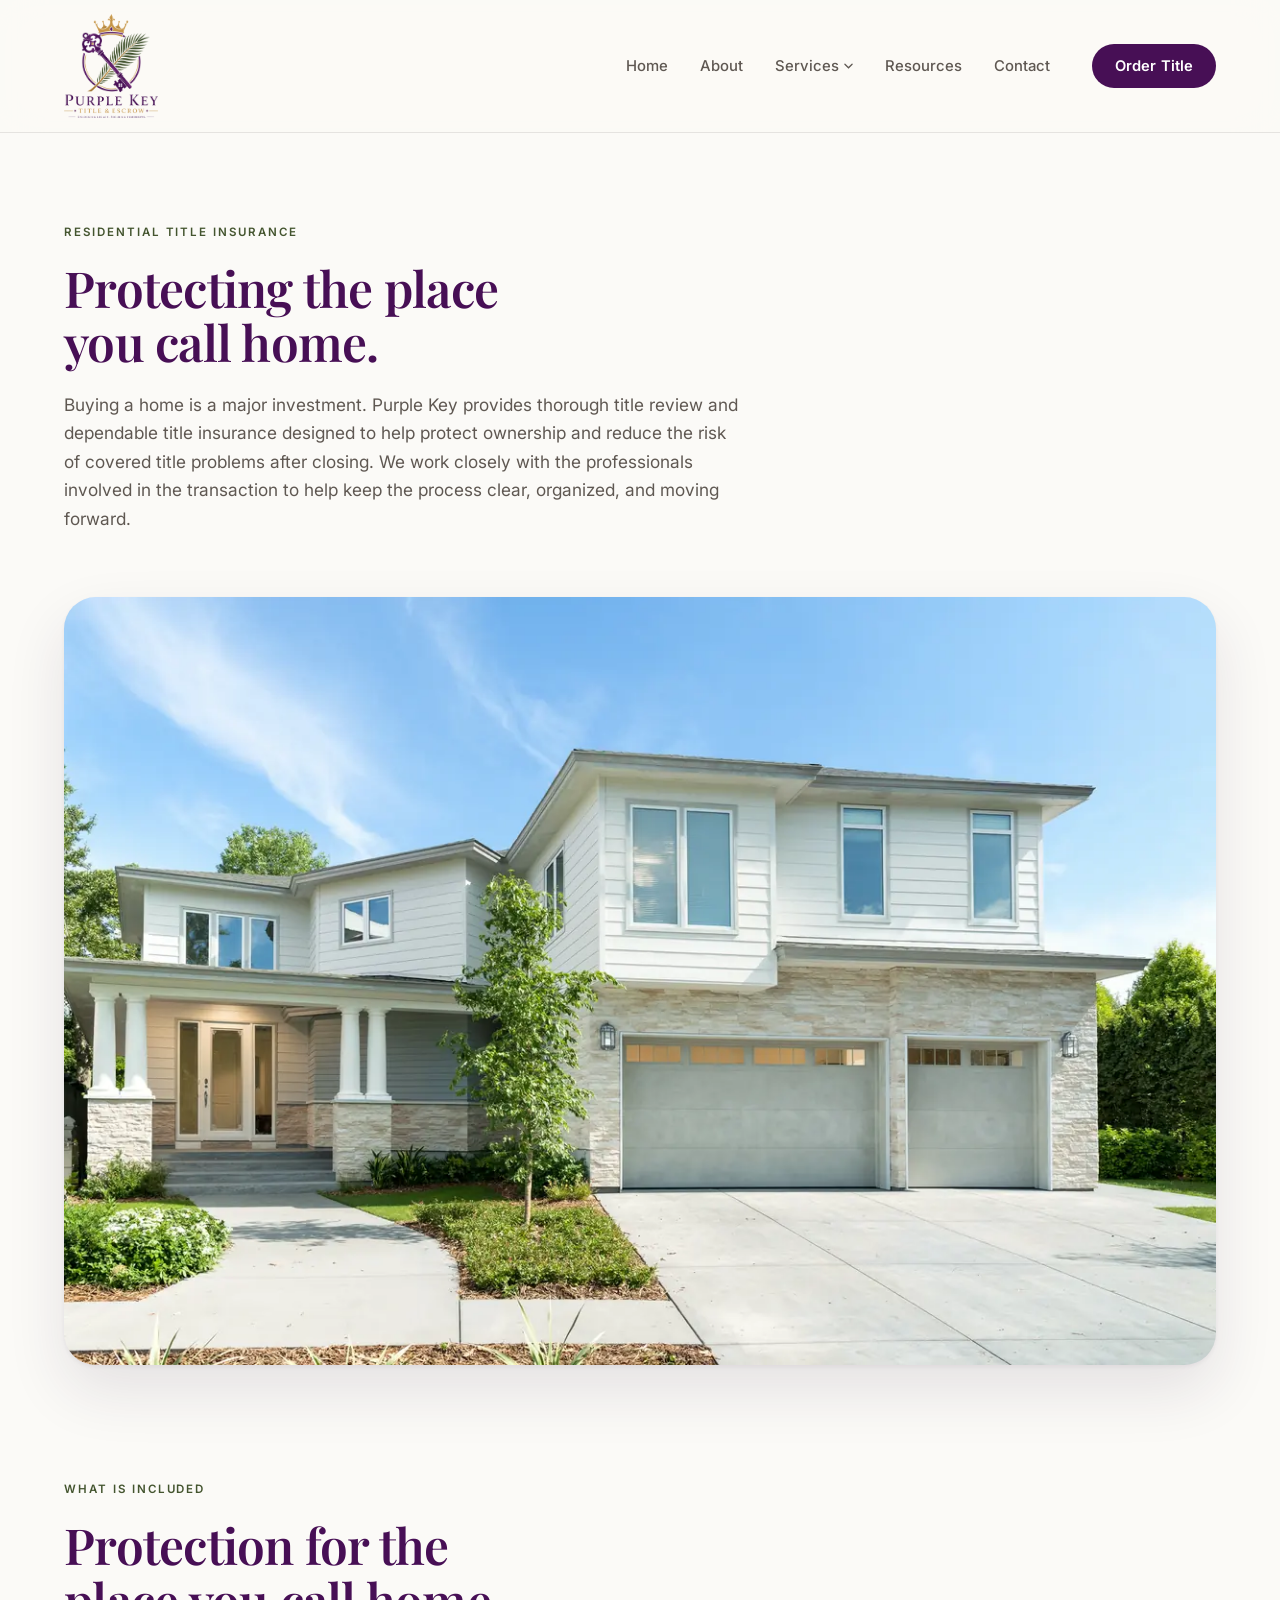
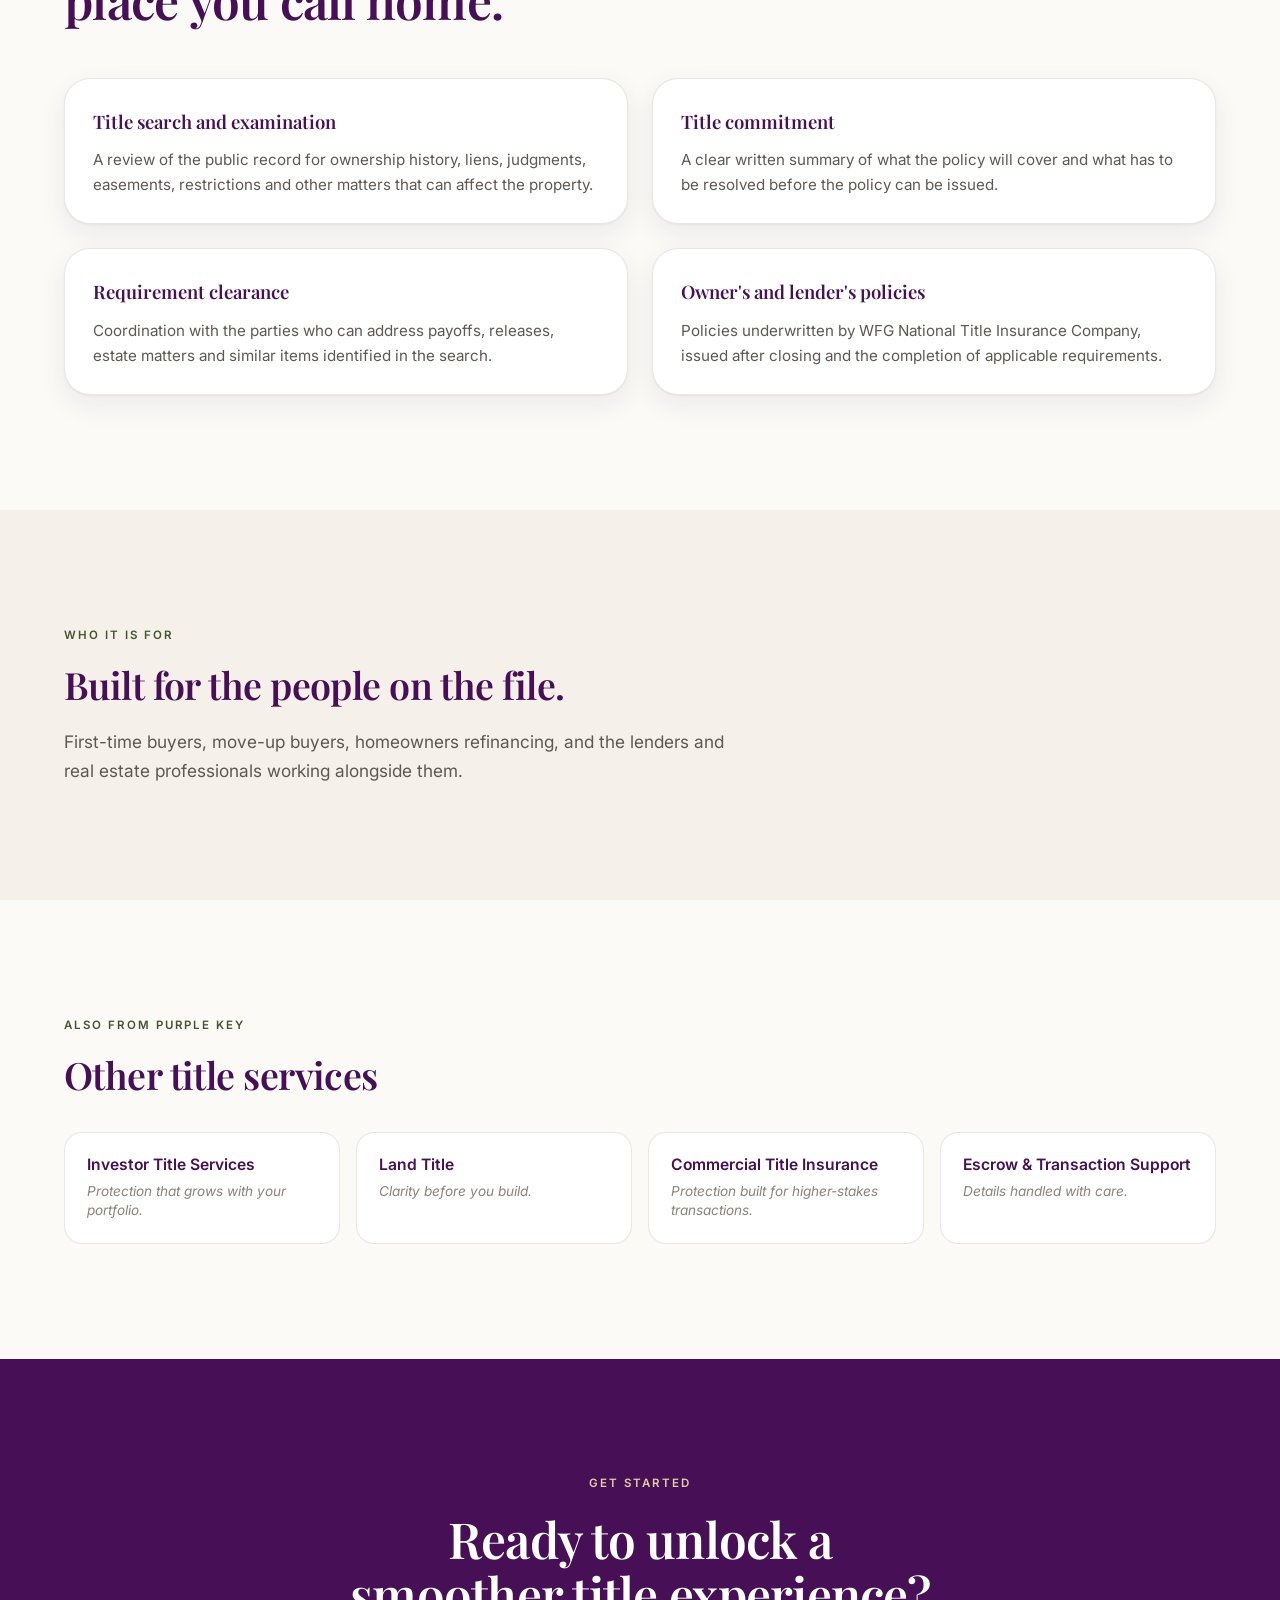
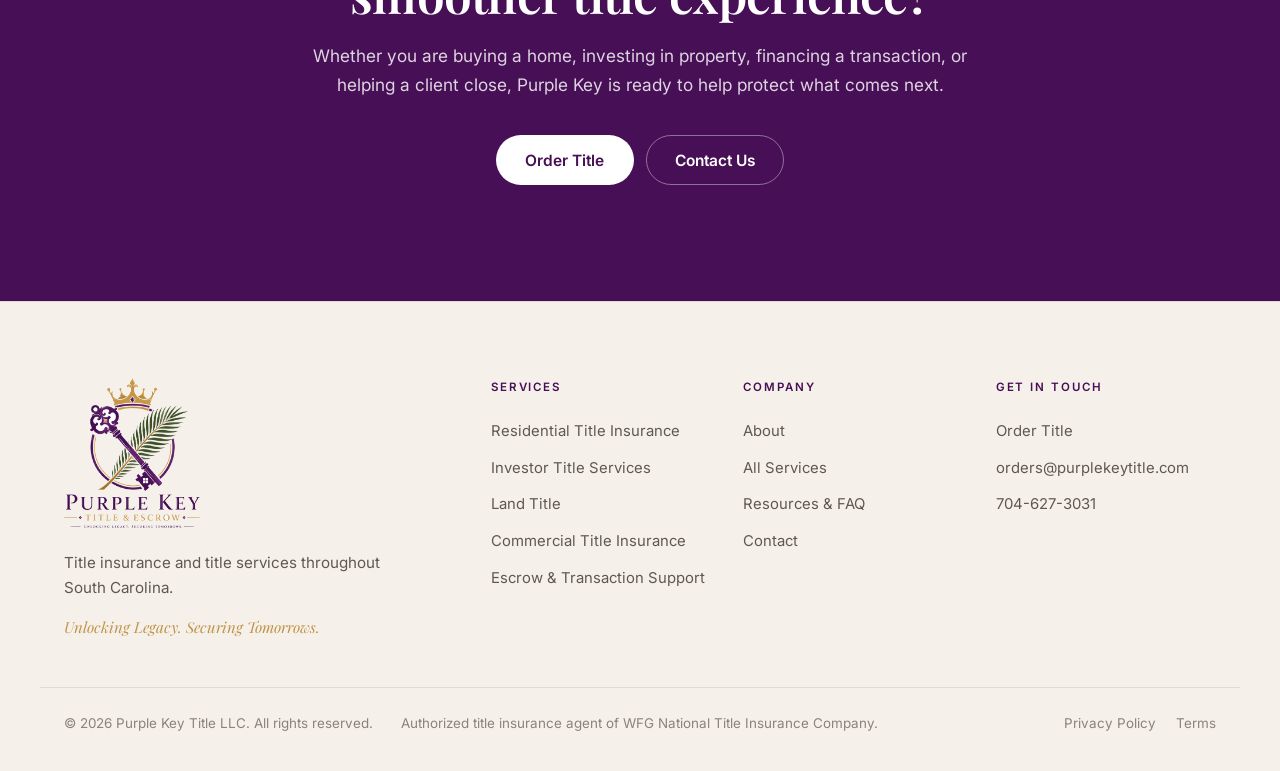
<file: residential-title-insurance.html>
<!DOCTYPE html>
<html lang="en">
<head>
<meta charset="utf-8">
<meta name="viewport" content="width=device-width, initial-scale=1">
<title>Residential Title Insurance in South Carolina | Purple Key Title LLC</title>
<meta name="description" content="Thorough title work and dependable title insurance designed to protect homebuyers and lenders from covered title risks.">
<link rel="canonical" href="https://purplekeytitle.com/residential-title-insurance.html">
<meta name="theme-color" content="#FBFAF7">
<meta property="og:type" content="website">
<meta property="og:site_name" content="Purple Key Title LLC">
<meta property="og:title" content="Residential Title Insurance in South Carolina | Purple Key Title LLC">
<meta property="og:description" content="Thorough title work and dependable title insurance designed to protect homebuyers and lenders from covered title risks.">
<meta property="og:url" content="https://purplekeytitle.com/residential-title-insurance.html">
<meta property="og:image" content="https://purplekeytitle.com/assets/img/og.jpg">
<meta name="twitter:card" content="summary_large_image">
<link rel="icon" href="assets/img/favicon.ico" sizes="any">
<link rel="icon" href="assets/img/icon-32.png" type="image/png">
<link rel="apple-touch-icon" href="assets/img/icon-180.png">
<link rel="manifest" href="site.webmanifest">
<link rel="preconnect" href="https://fonts.googleapis.com">
<link rel="preconnect" href="https://fonts.gstatic.com" crossorigin>
<link rel="stylesheet" href="https://fonts.googleapis.com/css2?family=Playfair+Display:wght@500;600;700&family=Inter:wght@400;500;600&display=swap">
<link rel="stylesheet" href="assets/style.css">
<script type="application/ld+json">{"@context": "https://schema.org", "@type": "ProfessionalService", "name": "Purple Key Title LLC", "description": "Title insurance and title services for residential, investor, land and commercial transactions throughout South Carolina.", "url": "https://purplekeytitle.com", "logo": "https://purplekeytitle.com/assets/img/logo-512.png", "image": "https://purplekeytitle.com/assets/img/og.jpg", "email": "orders@purplekeytitle.com", "areaServed": {"@type": "State", "name": "South Carolina"}, "serviceType": ["Residential Title Insurance", "Investor Title Services", "Land Title", "Commercial Title Insurance", "Escrow & Transaction Support"], "telephone": "704-627-3031"}</script>
</head>
<body>
<a class="skip" href="#main">Skip to content</a>
<header class="site-head" id="head">
  <div class="wrap head-in">
    <a class="brand" href="index.html" aria-label="Purple Key Title LLC - home">
      <img src="assets/img/logo-512.png" alt="Purple Key Title LLC" width="463" height="512">
    </a>
    <nav class="nav" aria-label="Primary">
      <a href="index.html">Home</a><a href="about.html">About</a>
      <div class="has-dd class="open"">
        <button class="dd-btn" aria-expanded="false" aria-haspopup="true">Services<svg viewBox="0 0 10 6" aria-hidden="true"><path d="M1 1l4 4 4-4" fill="none" stroke="currentColor" stroke-width="1.4" stroke-linecap="round"/></svg></button>
        <div class="dd" role="menu">
          <a href="services.html" role="menuitem" class="dd-all"><span class="dd-t">All title services</span><span class="dd-d">An overview of everything Purple Key handles.</span></a>
          <a href="residential-title-insurance.html" role="menuitem"><span class="dd-t">Residential Title Insurance</span><span class="dd-d">Protection for the place you call home.</span></a><a href="investor-title-services.html" role="menuitem"><span class="dd-t">Investor Title Services</span><span class="dd-d">Protection that grows with your portfolio.</span></a><a href="land-title.html" role="menuitem"><span class="dd-t">Land Title</span><span class="dd-d">Clarity before you build.</span></a><a href="commercial-title-insurance.html" role="menuitem"><span class="dd-t">Commercial Title Insurance</span><span class="dd-d">Protection built for higher-stakes transactions.</span></a><a href="escrow-transaction-support.html" role="menuitem"><span class="dd-t">Escrow & Transaction Support</span><span class="dd-d">Details handled with care.</span></a>
        </div>
      </div>
      <a href="resources.html">Resources</a><a href="contact.html">Contact</a>
    </nav>
    <a class="btn btn-p head-cta" href="mailto:orders@purplekeytitle.com?subject=New%20Title%20Order%20-%20Purple%20Key%20Title.&body=Please%20open%20a%20new%20title%20order.%0A%0AContact%20name%3A%0ACompany%20/%20firm%3A%0AEmail%3A%0APhone%3A%0AProperty%20address%3A%0ACounty%3A%0ATransaction%20type%20%28Purchase%20/%20Refinance%20/%20Cash%20/%20Commercial%20/%20Land%20/%20Other%29%3A%0ARole%20%28Buyer%20/%20Seller%20/%20Realtor%20/%20Lender%20/%20Investor%20/%20Attorney%20/%20Other%29%3A%0ARequested%20service%3A%0ATarget%20closing%20date%3A%0ANotes%20/%20special%20instructions%3A%0A%0AFor%20your%20security%2C%20please%20do%20not%20send%20Social%20Security%20numbers%2C%20bank%20account%0Anumbers%2C%20wire%20instructions%20or%20other%20sensitive%20financial%20details%20by%20email.%0A">Order Title</a>
    <button class="burger" aria-label="Open menu" aria-expanded="false"><span></span><span></span></button>
  </div>
  <div class="mobile" hidden>
    <nav aria-label="Mobile"><a href="index.html">Home</a><a href="about.html">About</a><a href="services.html">Services</a><a class="sub" href="residential-title-insurance.html">Residential Title Insurance</a><a class="sub" href="investor-title-services.html">Investor Title Services</a><a class="sub" href="land-title.html">Land Title</a><a class="sub" href="commercial-title-insurance.html">Commercial Title Insurance</a><a class="sub" href="escrow-transaction-support.html">Escrow & Transaction Support</a><a href="resources.html">Resources</a><a href="contact.html">Contact</a></nav>
    <a class="btn btn-p btn-block" href="mailto:orders@purplekeytitle.com?subject=New%20Title%20Order%20-%20Purple%20Key%20Title.&body=Please%20open%20a%20new%20title%20order.%0A%0AContact%20name%3A%0ACompany%20/%20firm%3A%0AEmail%3A%0APhone%3A%0AProperty%20address%3A%0ACounty%3A%0ATransaction%20type%20%28Purchase%20/%20Refinance%20/%20Cash%20/%20Commercial%20/%20Land%20/%20Other%29%3A%0ARole%20%28Buyer%20/%20Seller%20/%20Realtor%20/%20Lender%20/%20Investor%20/%20Attorney%20/%20Other%29%3A%0ARequested%20service%3A%0ATarget%20closing%20date%3A%0ANotes%20/%20special%20instructions%3A%0A%0AFor%20your%20security%2C%20please%20do%20not%20send%20Social%20Security%20numbers%2C%20bank%20account%0Anumbers%2C%20wire%20instructions%20or%20other%20sensitive%20financial%20details%20by%20email.%0A">Order Title</a>
  </div>
</header>
<main id="main">
<section class="page-hero">
  <div class="wrap">
    <p class="eyebrow">Residential Title Insurance</p>
    <h1 class="h-xl">Protecting the place you call home.</h1>
    <p class="lede">Buying a home is a major investment. Purple Key provides thorough title review and dependable title insurance designed to help protect ownership and reduce the risk of covered title problems after closing. We work closely with the professionals involved in the transaction to help keep the process clear, organized, and moving forward.</p>
  </div>
</section>

  <div class="wrap hero-media"><picture class="hero-img"><source type="image/webp" srcset="assets/img/residential-600.webp?v=355f48df 600w, assets/img/residential-800.webp?v=4f65161f 800w, assets/img/residential-1200.webp?v=404d499a 1200w" sizes="(max-width: 1240px) 94vw, 1200px"><img src="assets/img/residential-1200.jpg?v=4d25fa75" srcset="assets/img/residential-600.jpg?v=7d6798d0 600w, assets/img/residential-800.jpg?v=04dd458d 800w, assets/img/residential-1200.jpg?v=4d25fa75 1200w" sizes="(max-width: 1240px) 94vw, 1200px" alt="A newly built two-storey home with stone and lap siding on a quiet residential street" width="1200" height="800" loading="lazy" decoding="async"></picture></div>

<section class="sec">
  <div class="wrap">
    <p class="eyebrow">What is included</p>
    <h2 class="h-xl">Protection for the place you call home.</h2>
  </div>
  <div class="wrap incl-grid">
      <div class="incl reveal"><h3>Title search and examination</h3><p>A review of the public record for ownership history, liens, judgments, easements, restrictions and other matters that can affect the property.</p></div>
      <div class="incl reveal"><h3>Title commitment</h3><p>A clear written summary of what the policy will cover and what has to be resolved before the policy can be issued.</p></div>
      <div class="incl reveal"><h3>Requirement clearance</h3><p>Coordination with the parties who can address payoffs, releases, estate matters and similar items identified in the search.</p></div>
      <div class="incl reveal"><h3>Owner's and lender's policies</h3><p>Policies underwritten by WFG National Title Insurance Company, issued after closing and the completion of applicable requirements.</p></div>
  </div>
</section>

<section class="sec band">
  <div class="wrap">
    <p class="eyebrow">Who it is for</p>
    <h2 class="h-lg">Built for the people on the file.</h2>
    <p class="lede">First-time buyers, move-up buyers, homeowners refinancing, and the lenders and real estate professionals working alongside them.</p>
  </div>
</section>

<section class="sec">
  <div class="wrap"><p class="eyebrow">Also from Purple Key</p><h2 class="h-lg">Other title services</h2></div>
  <div class="wrap rel-grid">
      <a class="rel-card" href="investor-title-services.html"><span class="rel-t">Investor Title Services</span><span class="rel-d">Protection that grows with your portfolio.</span></a>
      <a class="rel-card" href="land-title.html"><span class="rel-t">Land Title</span><span class="rel-d">Clarity before you build.</span></a>
      <a class="rel-card" href="commercial-title-insurance.html"><span class="rel-t">Commercial Title Insurance</span><span class="rel-d">Protection built for higher-stakes transactions.</span></a>
      <a class="rel-card" href="escrow-transaction-support.html"><span class="rel-t">Escrow & Transaction Support</span><span class="rel-d">Details handled with care.</span></a>
  </div>
</section>
</main>
<section class="band-cta reveal">
  <div class="wrap narrow center">
    <p class="eyebrow on-dark">Get started</p>
    <h2 class="h-xl on-dark">Ready to unlock a smoother title experience?</h2>
    <p class="lede on-dark">Whether you are buying a home, investing in property, financing a
      transaction, or helping a client close, Purple Key is ready to help protect what comes next.</p>
    <div class="btns center-btns">
      <a class="btn btn-light" href="mailto:orders@purplekeytitle.com?subject=New%20Title%20Order%20-%20Purple%20Key%20Title.&body=Please%20open%20a%20new%20title%20order.%0A%0AContact%20name%3A%0ACompany%20/%20firm%3A%0AEmail%3A%0APhone%3A%0AProperty%20address%3A%0ACounty%3A%0ATransaction%20type%20%28Purchase%20/%20Refinance%20/%20Cash%20/%20Commercial%20/%20Land%20/%20Other%29%3A%0ARole%20%28Buyer%20/%20Seller%20/%20Realtor%20/%20Lender%20/%20Investor%20/%20Attorney%20/%20Other%29%3A%0ARequested%20service%3A%0ATarget%20closing%20date%3A%0ANotes%20/%20special%20instructions%3A%0A%0AFor%20your%20security%2C%20please%20do%20not%20send%20Social%20Security%20numbers%2C%20bank%20account%0Anumbers%2C%20wire%20instructions%20or%20other%20sensitive%20financial%20details%20by%20email.%0A">Order Title</a>
      <a class="btn btn-ghost-light" href="contact.html">Contact Us</a>
    </div>
  </div>
</section>
<footer class="site-foot">
  <div class="wrap foot-in">
    <div class="foot-brand">
      <img src="assets/img/logo-512.png" alt="Purple Key Title LLC" width="463" height="512" loading="lazy">
      <p class="foot-line">Title insurance and title services throughout South Carolina.</p>
      <p class="foot-tag">Unlocking Legacy. Securing Tomorrows.</p>
    </div>
    <div class="foot-cols">
      <div><h3>Services</h3><a href="residential-title-insurance.html">Residential Title Insurance</a><a href="investor-title-services.html">Investor Title Services</a><a href="land-title.html">Land Title</a><a href="commercial-title-insurance.html">Commercial Title Insurance</a><a href="escrow-transaction-support.html">Escrow & Transaction Support</a></div>
      <div><h3>Company</h3>
        <a href="about.html">About</a>
        <a href="services.html">All Services</a>
        <a href="resources.html">Resources &amp; FAQ</a>
        <a href="contact.html">Contact</a>
      </div>
      <div><h3>Get in touch</h3>
        <a href="mailto:orders@purplekeytitle.com?subject=New%20Title%20Order%20-%20Purple%20Key%20Title.&body=Please%20open%20a%20new%20title%20order.%0A%0AContact%20name%3A%0ACompany%20/%20firm%3A%0AEmail%3A%0APhone%3A%0AProperty%20address%3A%0ACounty%3A%0ATransaction%20type%20%28Purchase%20/%20Refinance%20/%20Cash%20/%20Commercial%20/%20Land%20/%20Other%29%3A%0ARole%20%28Buyer%20/%20Seller%20/%20Realtor%20/%20Lender%20/%20Investor%20/%20Attorney%20/%20Other%29%3A%0ARequested%20service%3A%0ATarget%20closing%20date%3A%0ANotes%20/%20special%20instructions%3A%0A%0AFor%20your%20security%2C%20please%20do%20not%20send%20Social%20Security%20numbers%2C%20bank%20account%0Anumbers%2C%20wire%20instructions%20or%20other%20sensitive%20financial%20details%20by%20email.%0A">Order Title</a>
        <a href="mailto:orders@purplekeytitle.com">orders@purplekeytitle.com</a>
        <a href="tel:+17046273031">704-627-3031</a>
      </div>
    </div>
  </div>
  <div class="wrap foot-bar">
    <p>&copy; 2026 Purple Key Title LLC. All rights reserved.</p>
    <p class="foot-uw">Authorized title insurance agent of WFG National Title Insurance Company.</p>
    <p class="foot-legal"><a href="privacy.html">Privacy Policy</a><a href="terms.html">Terms</a></p>
  </div>
</footer>
<script src="assets/main.js" defer></script>
</body>
</html>
</file>
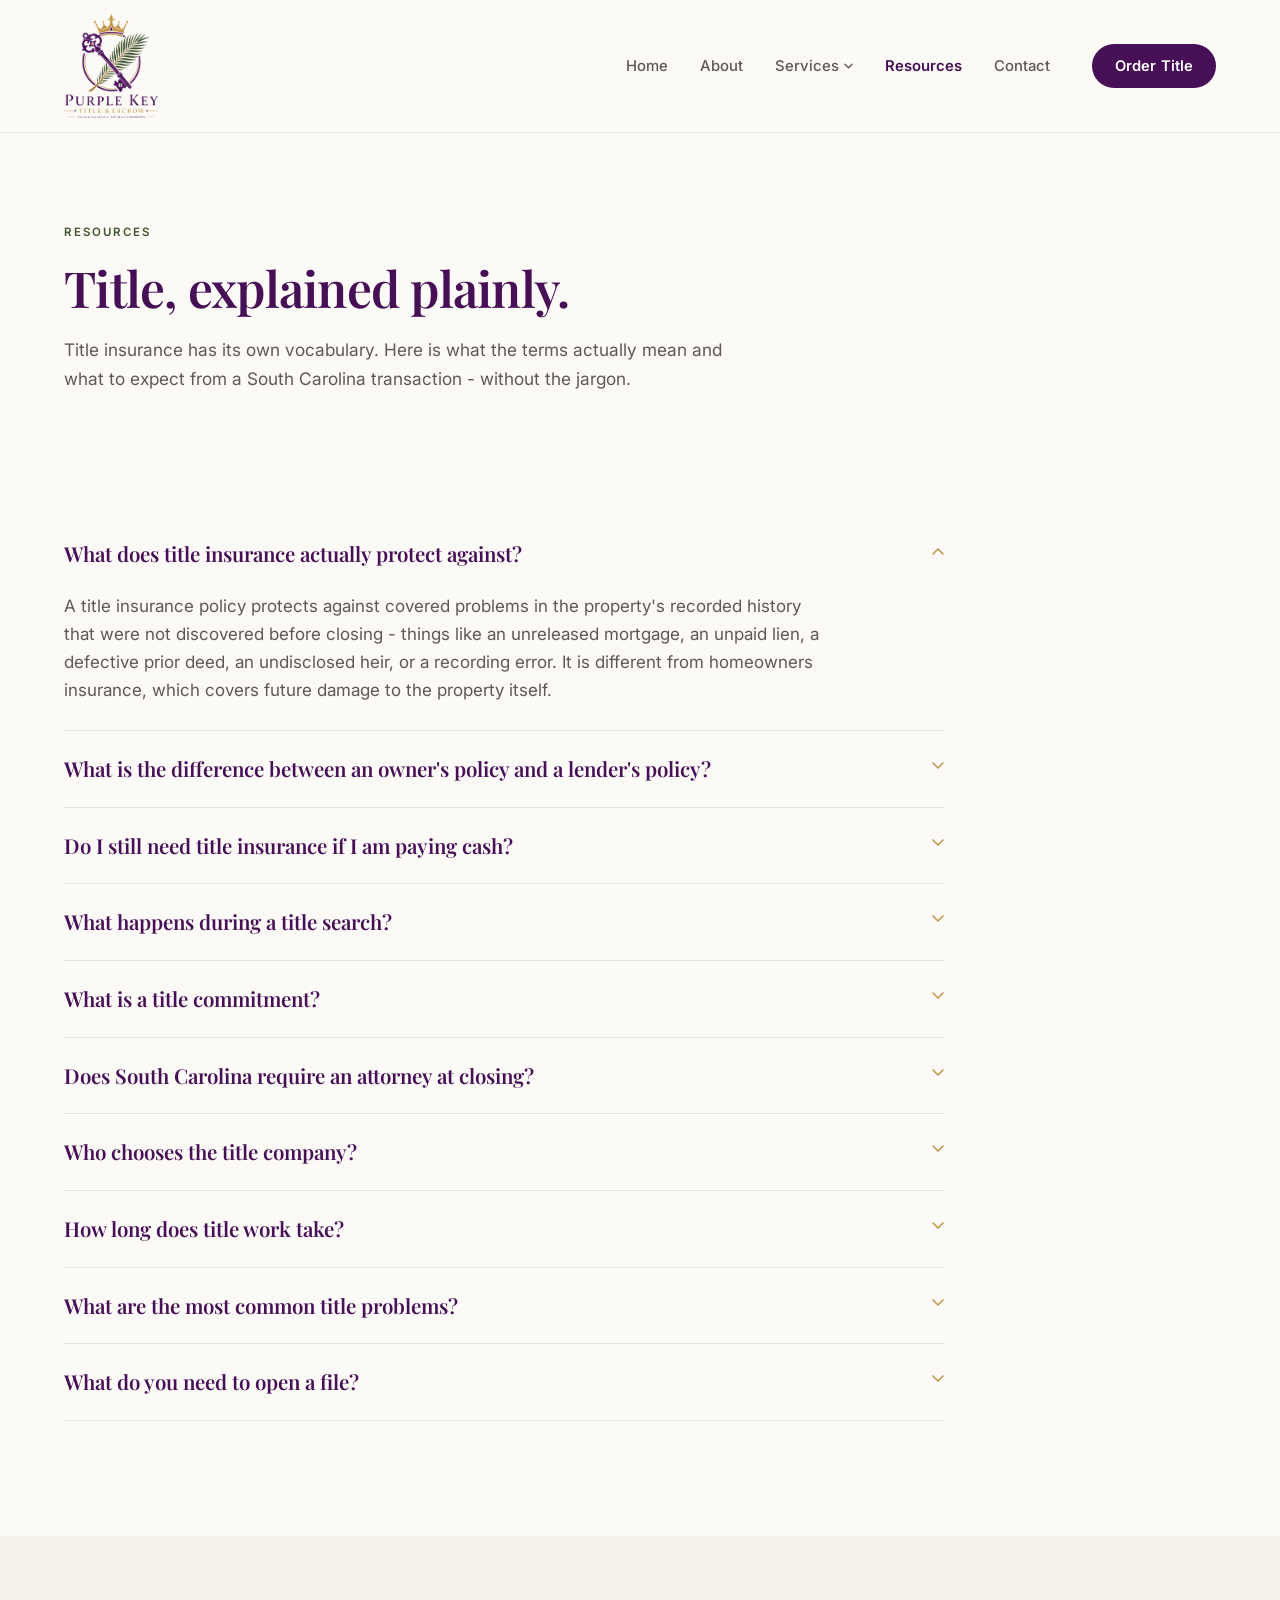
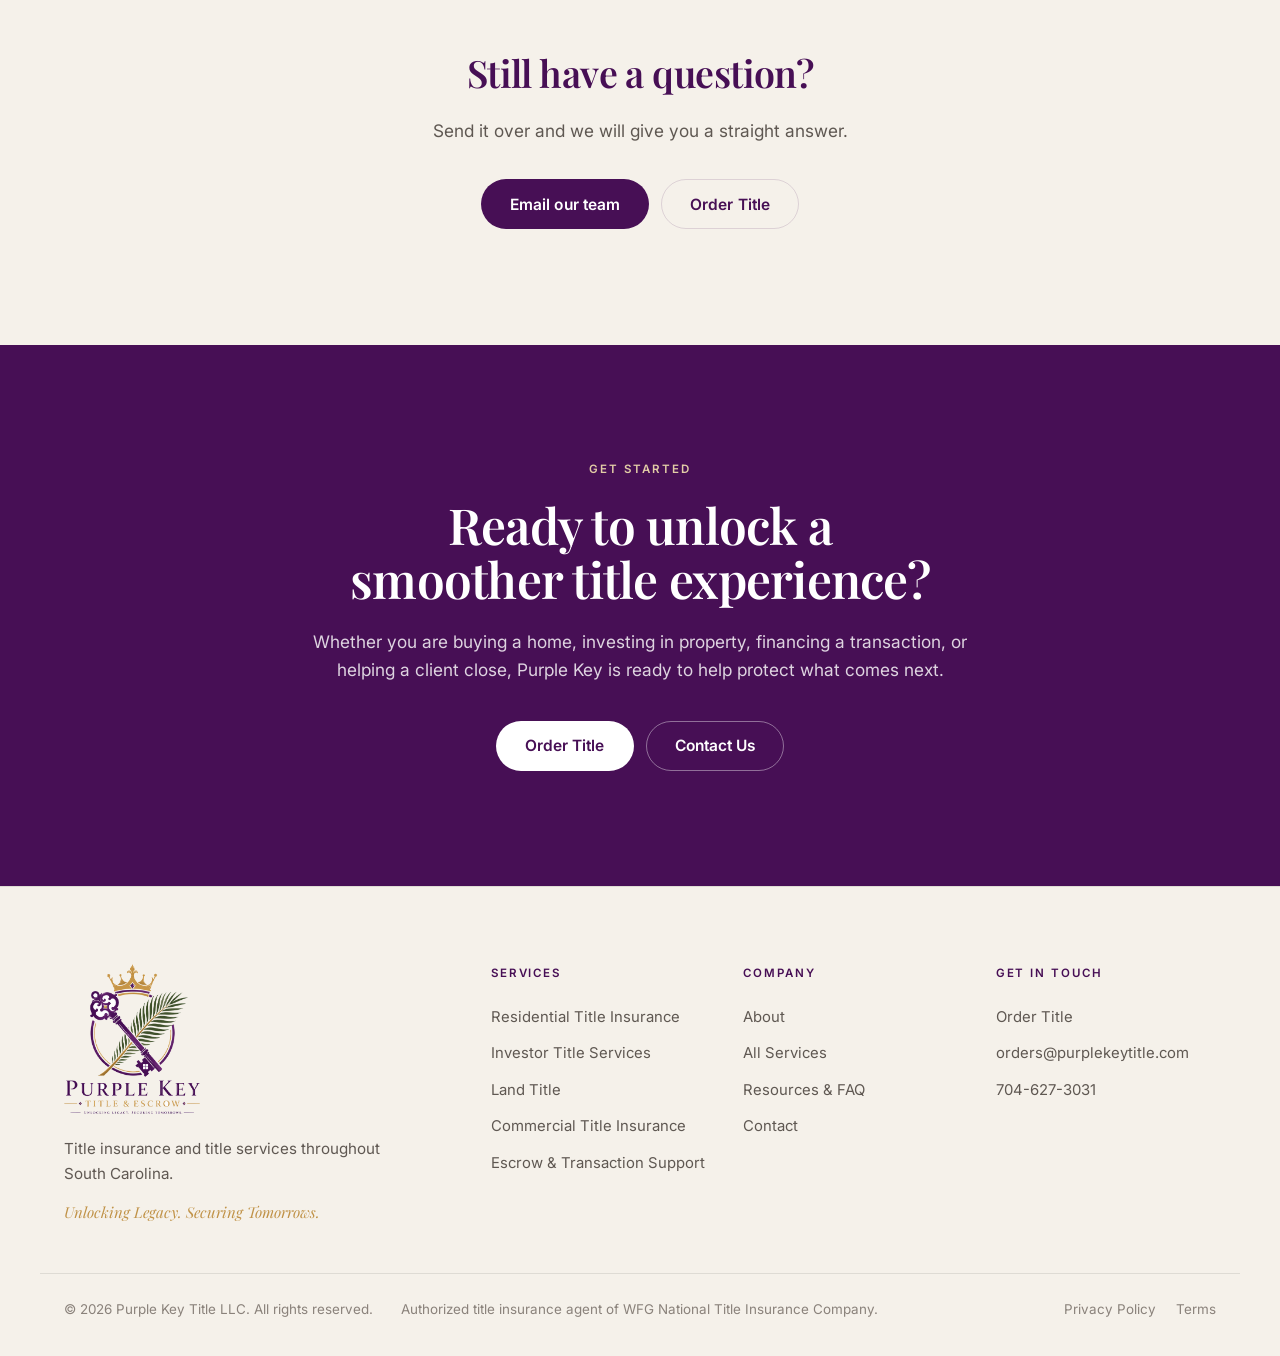
<file: resources.html>
<!DOCTYPE html>
<html lang="en">
<head>
<meta charset="utf-8">
<meta name="viewport" content="width=device-width, initial-scale=1">
<title>Title Insurance Resources &amp; FAQ | Purple Key Title LLC</title>
<meta name="description" content="Straight answers about title insurance, title searches, escrow and the South Carolina closing process.">
<link rel="canonical" href="https://purplekeytitle.com/resources.html">
<meta name="theme-color" content="#FBFAF7">
<meta property="og:type" content="website">
<meta property="og:site_name" content="Purple Key Title LLC">
<meta property="og:title" content="Title Insurance Resources &amp; FAQ | Purple Key Title LLC">
<meta property="og:description" content="Straight answers about title insurance, title searches, escrow and the South Carolina closing process.">
<meta property="og:url" content="https://purplekeytitle.com/resources.html">
<meta property="og:image" content="https://purplekeytitle.com/assets/img/og.jpg">
<meta name="twitter:card" content="summary_large_image">
<link rel="icon" href="assets/img/favicon.ico" sizes="any">
<link rel="icon" href="assets/img/icon-32.png" type="image/png">
<link rel="apple-touch-icon" href="assets/img/icon-180.png">
<link rel="manifest" href="site.webmanifest">
<link rel="preconnect" href="https://fonts.googleapis.com">
<link rel="preconnect" href="https://fonts.gstatic.com" crossorigin>
<link rel="stylesheet" href="https://fonts.googleapis.com/css2?family=Playfair+Display:wght@500;600;700&family=Inter:wght@400;500;600&display=swap">
<link rel="stylesheet" href="assets/style.css">
<script type="application/ld+json">{"@context": "https://schema.org", "@type": "ProfessionalService", "name": "Purple Key Title LLC", "description": "Title insurance and title services for residential, investor, land and commercial transactions throughout South Carolina.", "url": "https://purplekeytitle.com", "logo": "https://purplekeytitle.com/assets/img/logo-512.png", "image": "https://purplekeytitle.com/assets/img/og.jpg", "email": "orders@purplekeytitle.com", "areaServed": {"@type": "State", "name": "South Carolina"}, "serviceType": ["Residential Title Insurance", "Investor Title Services", "Land Title", "Commercial Title Insurance", "Escrow & Transaction Support"], "telephone": "704-627-3031"}</script>
<script type="application/ld+json">{"@context": "https://schema.org", "@type": "FAQPage", "mainEntity": [{"@type": "Question", "name": "What does title insurance actually protect against?", "acceptedAnswer": {"@type": "Answer", "text": "A title insurance policy protects against covered problems in the property's recorded history that were not discovered before closing - things like an unreleased mortgage, an unpaid lien, a defective prior deed, an undisclosed heir, or a recording error. It is different from homeowners insurance, which covers future damage to the property itself."}}, {"@type": "Question", "name": "What is the difference between an owner's policy and a lender's policy?", "acceptedAnswer": {"@type": "Answer", "text": "A lender's policy protects the lender's interest in the property, up to the loan amount, and is generally required when there is a mortgage. An owner's policy protects the buyer's own interest in the property. A lender's policy does not protect the owner."}}, {"@type": "Question", "name": "Do I still need title insurance if I am paying cash?", "acceptedAnswer": {"@type": "Answer", "text": "A lender's policy will not apply, because there is no lender. An owner's policy is the one that protects the buyer, and a cash purchase does not reduce the risk that something in the property's recorded history could surface later."}}, {"@type": "Question", "name": "What happens during a title search?", "acceptedAnswer": {"@type": "Answer", "text": "The public record for the property is examined - deeds, mortgages, judgments, tax records, plats, estate files and similar sources - to establish the chain of ownership and identify anything recorded against the property that has to be addressed before closing."}}, {"@type": "Question", "name": "What is a title commitment?", "acceptedAnswer": {"@type": "Answer", "text": "The commitment is the written document issued before closing that sets out what the policy will cover, who has to sign, what has to be paid or released, and what the policy will not cover. It is worth reading, and we are happy to walk through it."}}, {"@type": "Question", "name": "Does South Carolina require an attorney at closing?", "acceptedAnswer": {"@type": "Answer", "text": "Yes. South Carolina requires that a licensed South Carolina attorney supervise a real estate closing. Purple Key is a title agency rather than a law firm; we handle the title search, examination, requirement clearance and title insurance, and we coordinate with the closing attorney and the other parties to the transaction."}}, {"@type": "Question", "name": "Who chooses the title company?", "acceptedAnswer": {"@type": "Answer", "text": "In most transactions the buyer or the party paying for the policy has the right to choose. If you would like Purple Key on the file, the request can be made in the contract or passed along to your agent, lender or closing attorney."}}, {"@type": "Question", "name": "How long does title work take?", "acceptedAnswer": {"@type": "Answer", "text": "It depends on the county where the property sits, the type of property, the length of the chain of title, and what the search turns up. Older parcels, estate files, heirs' property and land transactions generally take longer than a recent subdivision resale. We will tell you what we are waiting on rather than leaving you to guess."}}, {"@type": "Question", "name": "What are the most common title problems?", "acceptedAnswer": {"@type": "Answer", "text": "Unreleased mortgages and liens, unpaid property or income taxes, judgments against a prior owner, boundary and easement questions, errors in a prior legal description, and unresolved estate or heirship matters."}}, {"@type": "Question", "name": "What do you need to open a file?", "acceptedAnswer": {"@type": "Answer", "text": "The property address and county, the parties to the transaction, the contract or loan information, and a contact for each side. Send what you have through the Order Title link and we will follow up on anything missing."}}]}</script>
</head>
<body>
<a class="skip" href="#main">Skip to content</a>
<header class="site-head" id="head">
  <div class="wrap head-in">
    <a class="brand" href="index.html" aria-label="Purple Key Title LLC - home">
      <img src="assets/img/logo-512.png" alt="Purple Key Title LLC" width="463" height="512">
    </a>
    <nav class="nav" aria-label="Primary">
      <a href="index.html">Home</a><a href="about.html">About</a>
      <div class="has-dd">
        <button class="dd-btn" aria-expanded="false" aria-haspopup="true">Services<svg viewBox="0 0 10 6" aria-hidden="true"><path d="M1 1l4 4 4-4" fill="none" stroke="currentColor" stroke-width="1.4" stroke-linecap="round"/></svg></button>
        <div class="dd" role="menu">
          <a href="services.html" role="menuitem" class="dd-all"><span class="dd-t">All title services</span><span class="dd-d">An overview of everything Purple Key handles.</span></a>
          <a href="residential-title-insurance.html" role="menuitem"><span class="dd-t">Residential Title Insurance</span><span class="dd-d">Protection for the place you call home.</span></a><a href="investor-title-services.html" role="menuitem"><span class="dd-t">Investor Title Services</span><span class="dd-d">Protection that grows with your portfolio.</span></a><a href="land-title.html" role="menuitem"><span class="dd-t">Land Title</span><span class="dd-d">Clarity before you build.</span></a><a href="commercial-title-insurance.html" role="menuitem"><span class="dd-t">Commercial Title Insurance</span><span class="dd-d">Protection built for higher-stakes transactions.</span></a><a href="escrow-transaction-support.html" role="menuitem"><span class="dd-t">Escrow & Transaction Support</span><span class="dd-d">Details handled with care.</span></a>
        </div>
      </div>
      <a href="resources.html" aria-current="page">Resources</a><a href="contact.html">Contact</a>
    </nav>
    <a class="btn btn-p head-cta" href="mailto:orders@purplekeytitle.com?subject=New%20Title%20Order%20-%20Purple%20Key%20Title.&body=Please%20open%20a%20new%20title%20order.%0A%0AContact%20name%3A%0ACompany%20/%20firm%3A%0AEmail%3A%0APhone%3A%0AProperty%20address%3A%0ACounty%3A%0ATransaction%20type%20%28Purchase%20/%20Refinance%20/%20Cash%20/%20Commercial%20/%20Land%20/%20Other%29%3A%0ARole%20%28Buyer%20/%20Seller%20/%20Realtor%20/%20Lender%20/%20Investor%20/%20Attorney%20/%20Other%29%3A%0ARequested%20service%3A%0ATarget%20closing%20date%3A%0ANotes%20/%20special%20instructions%3A%0A%0AFor%20your%20security%2C%20please%20do%20not%20send%20Social%20Security%20numbers%2C%20bank%20account%0Anumbers%2C%20wire%20instructions%20or%20other%20sensitive%20financial%20details%20by%20email.%0A">Order Title</a>
    <button class="burger" aria-label="Open menu" aria-expanded="false"><span></span><span></span></button>
  </div>
  <div class="mobile" hidden>
    <nav aria-label="Mobile"><a href="index.html">Home</a><a href="about.html">About</a><a href="services.html">Services</a><a class="sub" href="residential-title-insurance.html">Residential Title Insurance</a><a class="sub" href="investor-title-services.html">Investor Title Services</a><a class="sub" href="land-title.html">Land Title</a><a class="sub" href="commercial-title-insurance.html">Commercial Title Insurance</a><a class="sub" href="escrow-transaction-support.html">Escrow & Transaction Support</a><a href="resources.html">Resources</a><a href="contact.html">Contact</a></nav>
    <a class="btn btn-p btn-block" href="mailto:orders@purplekeytitle.com?subject=New%20Title%20Order%20-%20Purple%20Key%20Title.&body=Please%20open%20a%20new%20title%20order.%0A%0AContact%20name%3A%0ACompany%20/%20firm%3A%0AEmail%3A%0APhone%3A%0AProperty%20address%3A%0ACounty%3A%0ATransaction%20type%20%28Purchase%20/%20Refinance%20/%20Cash%20/%20Commercial%20/%20Land%20/%20Other%29%3A%0ARole%20%28Buyer%20/%20Seller%20/%20Realtor%20/%20Lender%20/%20Investor%20/%20Attorney%20/%20Other%29%3A%0ARequested%20service%3A%0ATarget%20closing%20date%3A%0ANotes%20/%20special%20instructions%3A%0A%0AFor%20your%20security%2C%20please%20do%20not%20send%20Social%20Security%20numbers%2C%20bank%20account%0Anumbers%2C%20wire%20instructions%20or%20other%20sensitive%20financial%20details%20by%20email.%0A">Order Title</a>
  </div>
</header>
<main id="main">
<section class="page-hero">
  <div class="wrap">
    <p class="eyebrow">Resources</p>
    <h1 class="h-xl">Title, explained plainly.</h1>
    <p class="lede">Title insurance has its own vocabulary. Here is what the terms actually mean and what to expect from a South Carolina transaction - without the jargon.</p>
  </div>
</section>

<section class="sec">
  <div class="wrap">
    <div class="faq-wrap">
      <details class="faq" open>
        <summary><span>What does title insurance actually protect against?</span><span class="chev" aria-hidden="true"><svg viewBox="0 0 12 8"><path d="M1 1l5 5 5-5" fill="none" stroke="currentColor" stroke-width="1.5" stroke-linecap="round"/></svg></span></summary>
        <div class="faq-a"><p>A title insurance policy protects against covered problems in the property's recorded history that were not discovered before closing - things like an unreleased mortgage, an unpaid lien, a defective prior deed, an undisclosed heir, or a recording error. It is different from homeowners insurance, which covers future damage to the property itself.</p></div>
      </details>
      <details class="faq">
        <summary><span>What is the difference between an owner's policy and a lender's policy?</span><span class="chev" aria-hidden="true"><svg viewBox="0 0 12 8"><path d="M1 1l5 5 5-5" fill="none" stroke="currentColor" stroke-width="1.5" stroke-linecap="round"/></svg></span></summary>
        <div class="faq-a"><p>A lender's policy protects the lender's interest in the property, up to the loan amount, and is generally required when there is a mortgage. An owner's policy protects the buyer's own interest in the property. A lender's policy does not protect the owner.</p></div>
      </details>
      <details class="faq">
        <summary><span>Do I still need title insurance if I am paying cash?</span><span class="chev" aria-hidden="true"><svg viewBox="0 0 12 8"><path d="M1 1l5 5 5-5" fill="none" stroke="currentColor" stroke-width="1.5" stroke-linecap="round"/></svg></span></summary>
        <div class="faq-a"><p>A lender's policy will not apply, because there is no lender. An owner's policy is the one that protects the buyer, and a cash purchase does not reduce the risk that something in the property's recorded history could surface later.</p></div>
      </details>
      <details class="faq">
        <summary><span>What happens during a title search?</span><span class="chev" aria-hidden="true"><svg viewBox="0 0 12 8"><path d="M1 1l5 5 5-5" fill="none" stroke="currentColor" stroke-width="1.5" stroke-linecap="round"/></svg></span></summary>
        <div class="faq-a"><p>The public record for the property is examined - deeds, mortgages, judgments, tax records, plats, estate files and similar sources - to establish the chain of ownership and identify anything recorded against the property that has to be addressed before closing.</p></div>
      </details>
      <details class="faq">
        <summary><span>What is a title commitment?</span><span class="chev" aria-hidden="true"><svg viewBox="0 0 12 8"><path d="M1 1l5 5 5-5" fill="none" stroke="currentColor" stroke-width="1.5" stroke-linecap="round"/></svg></span></summary>
        <div class="faq-a"><p>The commitment is the written document issued before closing that sets out what the policy will cover, who has to sign, what has to be paid or released, and what the policy will not cover. It is worth reading, and we are happy to walk through it.</p></div>
      </details>
      <details class="faq">
        <summary><span>Does South Carolina require an attorney at closing?</span><span class="chev" aria-hidden="true"><svg viewBox="0 0 12 8"><path d="M1 1l5 5 5-5" fill="none" stroke="currentColor" stroke-width="1.5" stroke-linecap="round"/></svg></span></summary>
        <div class="faq-a"><p>Yes. South Carolina requires that a licensed South Carolina attorney supervise a real estate closing. Purple Key is a title agency rather than a law firm; we handle the title search, examination, requirement clearance and title insurance, and we coordinate with the closing attorney and the other parties to the transaction.</p></div>
      </details>
      <details class="faq">
        <summary><span>Who chooses the title company?</span><span class="chev" aria-hidden="true"><svg viewBox="0 0 12 8"><path d="M1 1l5 5 5-5" fill="none" stroke="currentColor" stroke-width="1.5" stroke-linecap="round"/></svg></span></summary>
        <div class="faq-a"><p>In most transactions the buyer or the party paying for the policy has the right to choose. If you would like Purple Key on the file, the request can be made in the contract or passed along to your agent, lender or closing attorney.</p></div>
      </details>
      <details class="faq">
        <summary><span>How long does title work take?</span><span class="chev" aria-hidden="true"><svg viewBox="0 0 12 8"><path d="M1 1l5 5 5-5" fill="none" stroke="currentColor" stroke-width="1.5" stroke-linecap="round"/></svg></span></summary>
        <div class="faq-a"><p>It depends on the county where the property sits, the type of property, the length of the chain of title, and what the search turns up. Older parcels, estate files, heirs' property and land transactions generally take longer than a recent subdivision resale. We will tell you what we are waiting on rather than leaving you to guess.</p></div>
      </details>
      <details class="faq">
        <summary><span>What are the most common title problems?</span><span class="chev" aria-hidden="true"><svg viewBox="0 0 12 8"><path d="M1 1l5 5 5-5" fill="none" stroke="currentColor" stroke-width="1.5" stroke-linecap="round"/></svg></span></summary>
        <div class="faq-a"><p>Unreleased mortgages and liens, unpaid property or income taxes, judgments against a prior owner, boundary and easement questions, errors in a prior legal description, and unresolved estate or heirship matters.</p></div>
      </details>
      <details class="faq">
        <summary><span>What do you need to open a file?</span><span class="chev" aria-hidden="true"><svg viewBox="0 0 12 8"><path d="M1 1l5 5 5-5" fill="none" stroke="currentColor" stroke-width="1.5" stroke-linecap="round"/></svg></span></summary>
        <div class="faq-a"><p>The property address and county, the parties to the transaction, the contract or loan information, and a contact for each side. Send what you have through the Order Title link and we will follow up on anything missing.</p></div>
      </details>
    </div>
  </div>
</section>

<section class="sec band">
  <div class="wrap narrow center">
    <h2 class="h-lg">Still have a question?</h2>
    <p class="lede">Send it over and we will give you a straight answer.</p>
    <div class="btns center-btns">
      <a class="btn btn-p" href="mailto:orders@purplekeytitle.com?subject=Question%20for%20Purple%20Key%20Title%20LLC">Email our team</a>
      <a class="btn btn-o" href="mailto:orders@purplekeytitle.com?subject=New%20Title%20Order%20-%20Purple%20Key%20Title.&body=Please%20open%20a%20new%20title%20order.%0A%0AContact%20name%3A%0ACompany%20/%20firm%3A%0AEmail%3A%0APhone%3A%0AProperty%20address%3A%0ACounty%3A%0ATransaction%20type%20%28Purchase%20/%20Refinance%20/%20Cash%20/%20Commercial%20/%20Land%20/%20Other%29%3A%0ARole%20%28Buyer%20/%20Seller%20/%20Realtor%20/%20Lender%20/%20Investor%20/%20Attorney%20/%20Other%29%3A%0ARequested%20service%3A%0ATarget%20closing%20date%3A%0ANotes%20/%20special%20instructions%3A%0A%0AFor%20your%20security%2C%20please%20do%20not%20send%20Social%20Security%20numbers%2C%20bank%20account%0Anumbers%2C%20wire%20instructions%20or%20other%20sensitive%20financial%20details%20by%20email.%0A">Order Title</a>
    </div>
  </div>
</section>
</main>
<section class="band-cta reveal">
  <div class="wrap narrow center">
    <p class="eyebrow on-dark">Get started</p>
    <h2 class="h-xl on-dark">Ready to unlock a smoother title experience?</h2>
    <p class="lede on-dark">Whether you are buying a home, investing in property, financing a
      transaction, or helping a client close, Purple Key is ready to help protect what comes next.</p>
    <div class="btns center-btns">
      <a class="btn btn-light" href="mailto:orders@purplekeytitle.com?subject=New%20Title%20Order%20-%20Purple%20Key%20Title.&body=Please%20open%20a%20new%20title%20order.%0A%0AContact%20name%3A%0ACompany%20/%20firm%3A%0AEmail%3A%0APhone%3A%0AProperty%20address%3A%0ACounty%3A%0ATransaction%20type%20%28Purchase%20/%20Refinance%20/%20Cash%20/%20Commercial%20/%20Land%20/%20Other%29%3A%0ARole%20%28Buyer%20/%20Seller%20/%20Realtor%20/%20Lender%20/%20Investor%20/%20Attorney%20/%20Other%29%3A%0ARequested%20service%3A%0ATarget%20closing%20date%3A%0ANotes%20/%20special%20instructions%3A%0A%0AFor%20your%20security%2C%20please%20do%20not%20send%20Social%20Security%20numbers%2C%20bank%20account%0Anumbers%2C%20wire%20instructions%20or%20other%20sensitive%20financial%20details%20by%20email.%0A">Order Title</a>
      <a class="btn btn-ghost-light" href="contact.html">Contact Us</a>
    </div>
  </div>
</section>
<footer class="site-foot">
  <div class="wrap foot-in">
    <div class="foot-brand">
      <img src="assets/img/logo-512.png" alt="Purple Key Title LLC" width="463" height="512" loading="lazy">
      <p class="foot-line">Title insurance and title services throughout South Carolina.</p>
      <p class="foot-tag">Unlocking Legacy. Securing Tomorrows.</p>
    </div>
    <div class="foot-cols">
      <div><h3>Services</h3><a href="residential-title-insurance.html">Residential Title Insurance</a><a href="investor-title-services.html">Investor Title Services</a><a href="land-title.html">Land Title</a><a href="commercial-title-insurance.html">Commercial Title Insurance</a><a href="escrow-transaction-support.html">Escrow & Transaction Support</a></div>
      <div><h3>Company</h3>
        <a href="about.html">About</a>
        <a href="services.html">All Services</a>
        <a href="resources.html">Resources &amp; FAQ</a>
        <a href="contact.html">Contact</a>
      </div>
      <div><h3>Get in touch</h3>
        <a href="mailto:orders@purplekeytitle.com?subject=New%20Title%20Order%20-%20Purple%20Key%20Title.&body=Please%20open%20a%20new%20title%20order.%0A%0AContact%20name%3A%0ACompany%20/%20firm%3A%0AEmail%3A%0APhone%3A%0AProperty%20address%3A%0ACounty%3A%0ATransaction%20type%20%28Purchase%20/%20Refinance%20/%20Cash%20/%20Commercial%20/%20Land%20/%20Other%29%3A%0ARole%20%28Buyer%20/%20Seller%20/%20Realtor%20/%20Lender%20/%20Investor%20/%20Attorney%20/%20Other%29%3A%0ARequested%20service%3A%0ATarget%20closing%20date%3A%0ANotes%20/%20special%20instructions%3A%0A%0AFor%20your%20security%2C%20please%20do%20not%20send%20Social%20Security%20numbers%2C%20bank%20account%0Anumbers%2C%20wire%20instructions%20or%20other%20sensitive%20financial%20details%20by%20email.%0A">Order Title</a>
        <a href="mailto:orders@purplekeytitle.com">orders@purplekeytitle.com</a>
        <a href="tel:+17046273031">704-627-3031</a>
      </div>
    </div>
  </div>
  <div class="wrap foot-bar">
    <p>&copy; 2026 Purple Key Title LLC. All rights reserved.</p>
    <p class="foot-uw">Authorized title insurance agent of WFG National Title Insurance Company.</p>
    <p class="foot-legal"><a href="privacy.html">Privacy Policy</a><a href="terms.html">Terms</a></p>
  </div>
</footer>
<script src="assets/main.js" defer></script>
</body>
</html>
</file>
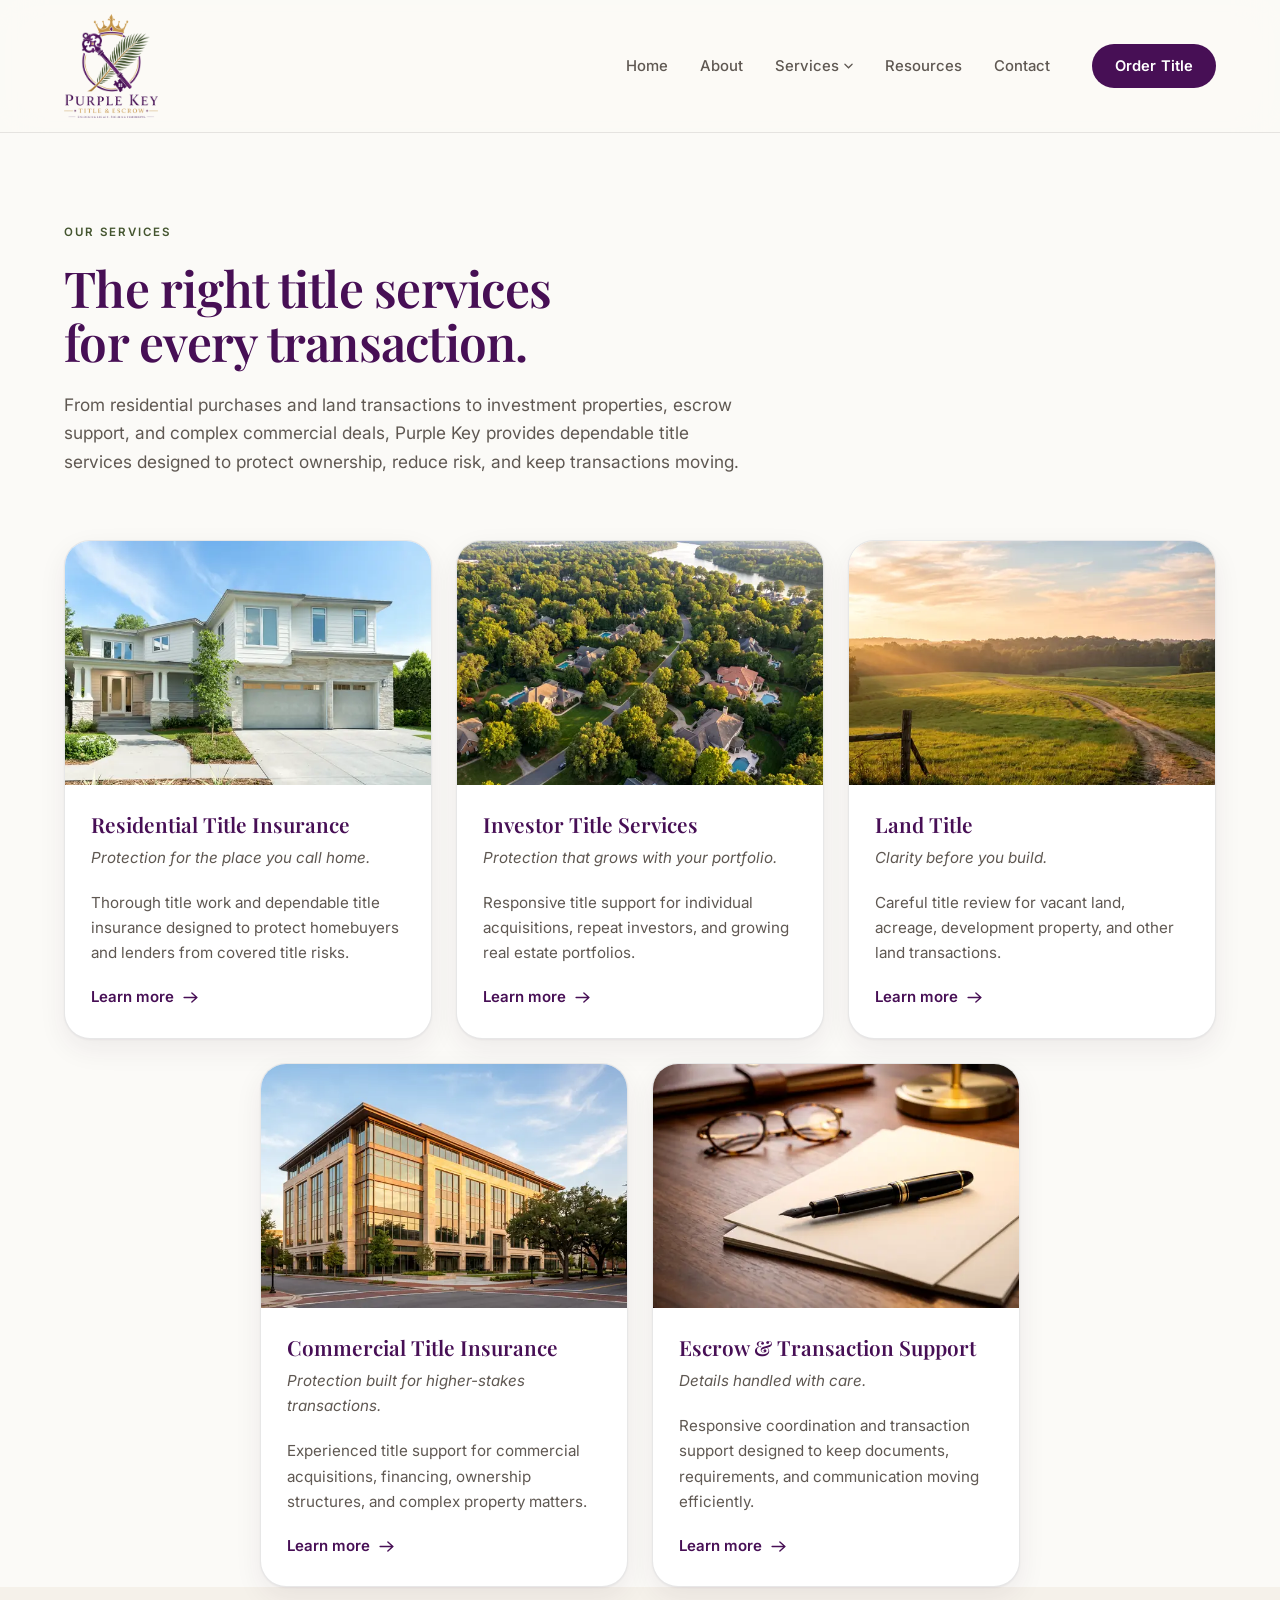
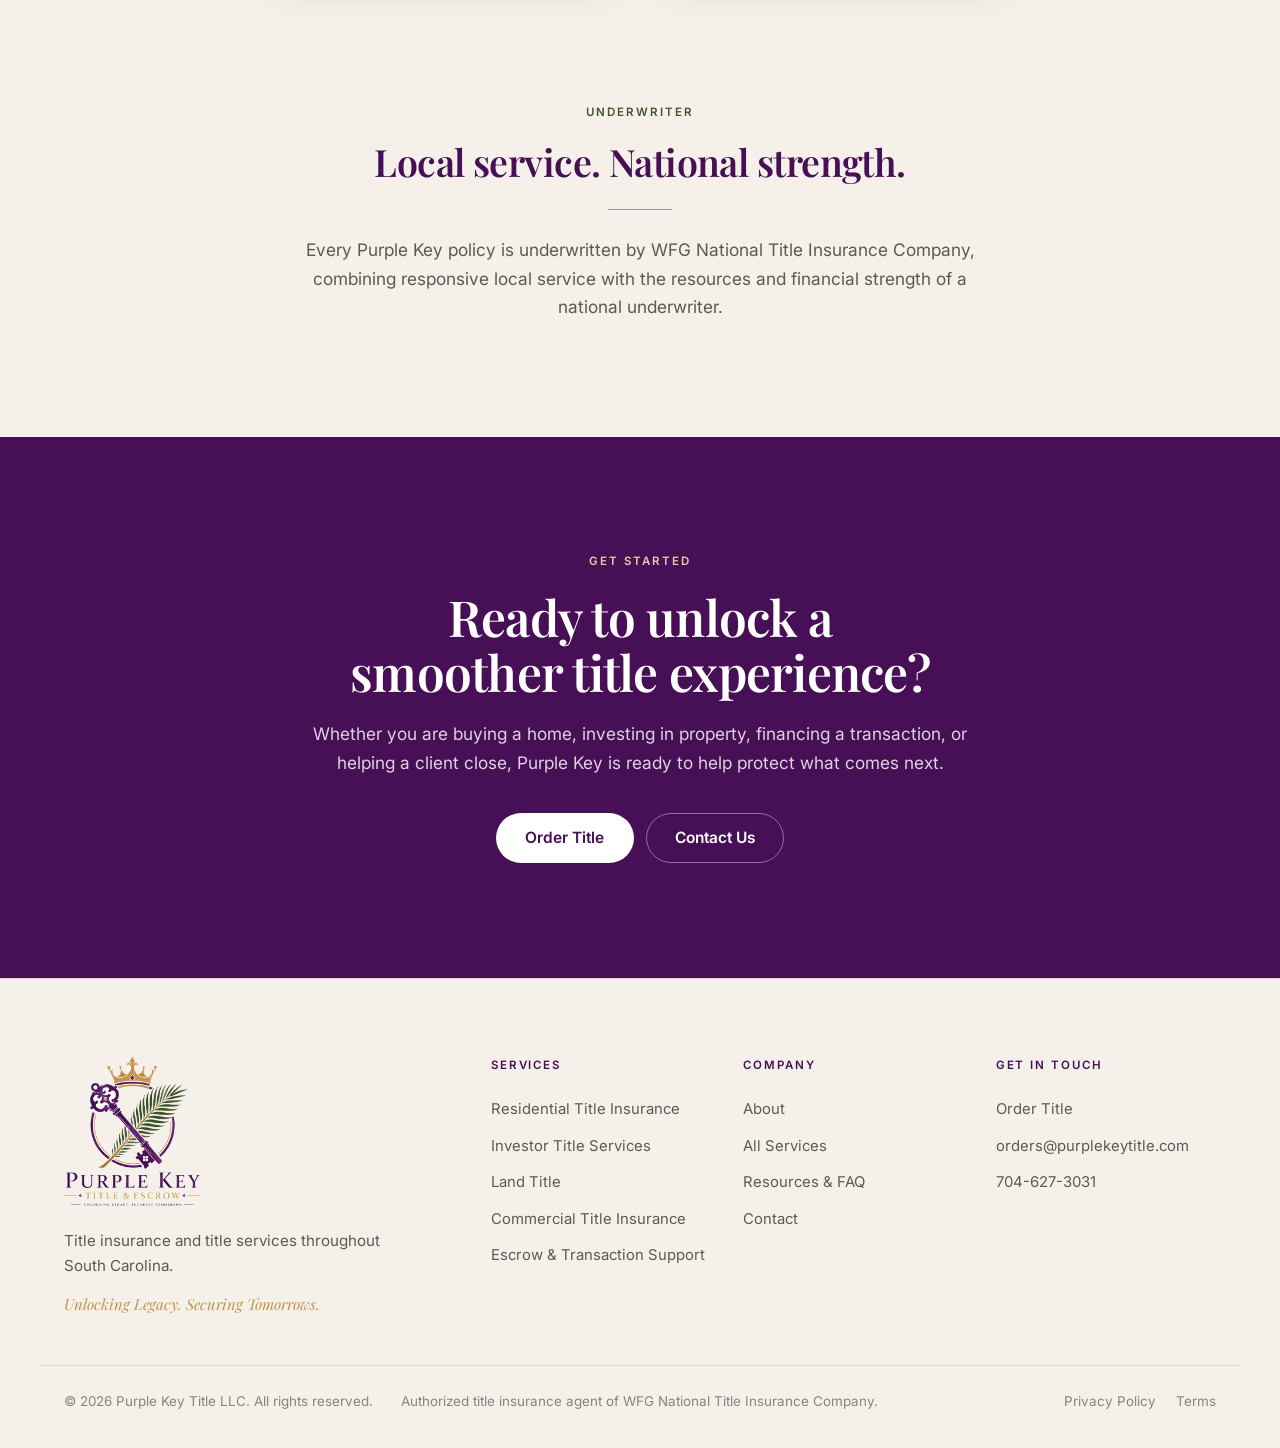
<file: services.html>
<!DOCTYPE html>
<html lang="en">
<head>
<meta charset="utf-8">
<meta name="viewport" content="width=device-width, initial-scale=1">
<title>Title Services in South Carolina | Purple Key Title LLC</title>
<meta name="description" content="Residential, investor, land, commercial title insurance and escrow support for transactions throughout South Carolina.">
<link rel="canonical" href="https://purplekeytitle.com/services.html">
<meta name="theme-color" content="#FBFAF7">
<meta property="og:type" content="website">
<meta property="og:site_name" content="Purple Key Title LLC">
<meta property="og:title" content="Title Services in South Carolina | Purple Key Title LLC">
<meta property="og:description" content="Residential, investor, land, commercial title insurance and escrow support for transactions throughout South Carolina.">
<meta property="og:url" content="https://purplekeytitle.com/services.html">
<meta property="og:image" content="https://purplekeytitle.com/assets/img/og.jpg">
<meta name="twitter:card" content="summary_large_image">
<link rel="icon" href="assets/img/favicon.ico" sizes="any">
<link rel="icon" href="assets/img/icon-32.png" type="image/png">
<link rel="apple-touch-icon" href="assets/img/icon-180.png">
<link rel="manifest" href="site.webmanifest">
<link rel="preconnect" href="https://fonts.googleapis.com">
<link rel="preconnect" href="https://fonts.gstatic.com" crossorigin>
<link rel="stylesheet" href="https://fonts.googleapis.com/css2?family=Playfair+Display:wght@500;600;700&family=Inter:wght@400;500;600&display=swap">
<link rel="stylesheet" href="assets/style.css">
<script type="application/ld+json">{"@context": "https://schema.org", "@type": "ProfessionalService", "name": "Purple Key Title LLC", "description": "Title insurance and title services for residential, investor, land and commercial transactions throughout South Carolina.", "url": "https://purplekeytitle.com", "logo": "https://purplekeytitle.com/assets/img/logo-512.png", "image": "https://purplekeytitle.com/assets/img/og.jpg", "email": "orders@purplekeytitle.com", "areaServed": {"@type": "State", "name": "South Carolina"}, "serviceType": ["Residential Title Insurance", "Investor Title Services", "Land Title", "Commercial Title Insurance", "Escrow & Transaction Support"], "telephone": "704-627-3031"}</script>
</head>
<body>
<a class="skip" href="#main">Skip to content</a>
<header class="site-head" id="head">
  <div class="wrap head-in">
    <a class="brand" href="index.html" aria-label="Purple Key Title LLC - home">
      <img src="assets/img/logo-512.png" alt="Purple Key Title LLC" width="463" height="512">
    </a>
    <nav class="nav" aria-label="Primary">
      <a href="index.html">Home</a><a href="about.html">About</a>
      <div class="has-dd class="open"">
        <button class="dd-btn" aria-expanded="false" aria-haspopup="true">Services<svg viewBox="0 0 10 6" aria-hidden="true"><path d="M1 1l4 4 4-4" fill="none" stroke="currentColor" stroke-width="1.4" stroke-linecap="round"/></svg></button>
        <div class="dd" role="menu">
          <a href="services.html" role="menuitem" class="dd-all"><span class="dd-t">All title services</span><span class="dd-d">An overview of everything Purple Key handles.</span></a>
          <a href="residential-title-insurance.html" role="menuitem"><span class="dd-t">Residential Title Insurance</span><span class="dd-d">Protection for the place you call home.</span></a><a href="investor-title-services.html" role="menuitem"><span class="dd-t">Investor Title Services</span><span class="dd-d">Protection that grows with your portfolio.</span></a><a href="land-title.html" role="menuitem"><span class="dd-t">Land Title</span><span class="dd-d">Clarity before you build.</span></a><a href="commercial-title-insurance.html" role="menuitem"><span class="dd-t">Commercial Title Insurance</span><span class="dd-d">Protection built for higher-stakes transactions.</span></a><a href="escrow-transaction-support.html" role="menuitem"><span class="dd-t">Escrow & Transaction Support</span><span class="dd-d">Details handled with care.</span></a>
        </div>
      </div>
      <a href="resources.html">Resources</a><a href="contact.html">Contact</a>
    </nav>
    <a class="btn btn-p head-cta" href="mailto:orders@purplekeytitle.com?subject=New%20Title%20Order%20-%20Purple%20Key%20Title.&body=Please%20open%20a%20new%20title%20order.%0A%0AContact%20name%3A%0ACompany%20/%20firm%3A%0AEmail%3A%0APhone%3A%0AProperty%20address%3A%0ACounty%3A%0ATransaction%20type%20%28Purchase%20/%20Refinance%20/%20Cash%20/%20Commercial%20/%20Land%20/%20Other%29%3A%0ARole%20%28Buyer%20/%20Seller%20/%20Realtor%20/%20Lender%20/%20Investor%20/%20Attorney%20/%20Other%29%3A%0ARequested%20service%3A%0ATarget%20closing%20date%3A%0ANotes%20/%20special%20instructions%3A%0A%0AFor%20your%20security%2C%20please%20do%20not%20send%20Social%20Security%20numbers%2C%20bank%20account%0Anumbers%2C%20wire%20instructions%20or%20other%20sensitive%20financial%20details%20by%20email.%0A">Order Title</a>
    <button class="burger" aria-label="Open menu" aria-expanded="false"><span></span><span></span></button>
  </div>
  <div class="mobile" hidden>
    <nav aria-label="Mobile"><a href="index.html">Home</a><a href="about.html">About</a><a href="services.html">Services</a><a class="sub" href="residential-title-insurance.html">Residential Title Insurance</a><a class="sub" href="investor-title-services.html">Investor Title Services</a><a class="sub" href="land-title.html">Land Title</a><a class="sub" href="commercial-title-insurance.html">Commercial Title Insurance</a><a class="sub" href="escrow-transaction-support.html">Escrow & Transaction Support</a><a href="resources.html">Resources</a><a href="contact.html">Contact</a></nav>
    <a class="btn btn-p btn-block" href="mailto:orders@purplekeytitle.com?subject=New%20Title%20Order%20-%20Purple%20Key%20Title.&body=Please%20open%20a%20new%20title%20order.%0A%0AContact%20name%3A%0ACompany%20/%20firm%3A%0AEmail%3A%0APhone%3A%0AProperty%20address%3A%0ACounty%3A%0ATransaction%20type%20%28Purchase%20/%20Refinance%20/%20Cash%20/%20Commercial%20/%20Land%20/%20Other%29%3A%0ARole%20%28Buyer%20/%20Seller%20/%20Realtor%20/%20Lender%20/%20Investor%20/%20Attorney%20/%20Other%29%3A%0ARequested%20service%3A%0ATarget%20closing%20date%3A%0ANotes%20/%20special%20instructions%3A%0A%0AFor%20your%20security%2C%20please%20do%20not%20send%20Social%20Security%20numbers%2C%20bank%20account%0Anumbers%2C%20wire%20instructions%20or%20other%20sensitive%20financial%20details%20by%20email.%0A">Order Title</a>
  </div>
</header>
<main id="main">
<section class="page-hero">
  <div class="wrap">
    <p class="eyebrow">Our services</p>
    <h1 class="h-xl">The right title services for every transaction.</h1>
    <p class="lede">From residential purchases and land transactions to investment properties, escrow support, and complex commercial deals, Purple Key provides dependable title services designed to protect ownership, reduce risk, and keep transactions moving.</p>
  </div>
</section>

  <div class="wrap svc-grid top">
    <a class="svc-card reveal" href="residential-title-insurance.html">
      <picture class="svc-img"><source type="image/webp" srcset="assets/img/residential-600.webp?v=355f48df 600w, assets/img/residential-800.webp?v=4f65161f 800w, assets/img/residential-1200.webp?v=404d499a 1200w" sizes="(max-width: 700px) 92vw, (max-width: 1080px) 46vw, 30vw"><img src="assets/img/residential-1200.jpg?v=4d25fa75" srcset="assets/img/residential-600.jpg?v=7d6798d0 600w, assets/img/residential-800.jpg?v=04dd458d 800w, assets/img/residential-1200.jpg?v=4d25fa75 1200w" sizes="(max-width: 700px) 92vw, (max-width: 1080px) 46vw, 30vw" alt="A newly built two-storey home with stone and lap siding on a quiet residential street" width="1200" height="800" loading="lazy" decoding="async"></picture>
      <div class="svc-body">
        <h3>Residential Title Insurance</h3>
        <p class="svc-sub">Protection for the place you call home.</p>
        <p>Thorough title work and dependable title insurance designed to protect homebuyers and lenders from covered title risks.</p>
        <span class="arrow">Learn more<svg viewBox="0 0 16 12" aria-hidden="true"><path d="M9.5 1L15 6l-5.5 5M15 6H1" fill="none" stroke="currentColor" stroke-width="1.5" stroke-linecap="round" stroke-linejoin="round"/></svg></span>
      </div>
    </a>
    <a class="svc-card reveal" href="investor-title-services.html">
      <picture class="svc-img"><source type="image/webp" srcset="assets/img/investors-600.webp?v=4a63a806 600w, assets/img/investors-800.webp?v=ddc7b882 800w, assets/img/investors-1200.webp?v=5060602f 1200w" sizes="(max-width: 700px) 92vw, (max-width: 1080px) 46vw, 30vw"><img src="assets/img/investors-1200.jpg?v=07528c98" srcset="assets/img/investors-600.jpg?v=ec933318 600w, assets/img/investors-800.jpg?v=dfaab90b 800w, assets/img/investors-1200.jpg?v=07528c98 1200w" sizes="(max-width: 700px) 92vw, (max-width: 1080px) 46vw, 30vw" alt="An aerial view of an established South Carolina neighborhood of traditional homes under mature trees" width="1200" height="800" loading="lazy" decoding="async"></picture>
      <div class="svc-body">
        <h3>Investor Title Services</h3>
        <p class="svc-sub">Protection that grows with your portfolio.</p>
        <p>Responsive title support for individual acquisitions, repeat investors, and growing real estate portfolios.</p>
        <span class="arrow">Learn more<svg viewBox="0 0 16 12" aria-hidden="true"><path d="M9.5 1L15 6l-5.5 5M15 6H1" fill="none" stroke="currentColor" stroke-width="1.5" stroke-linecap="round" stroke-linejoin="round"/></svg></span>
      </div>
    </a>
    <a class="svc-card reveal" href="land-title.html">
      <picture class="svc-img"><source type="image/webp" srcset="assets/img/land-600.webp?v=23c36aa8 600w, assets/img/land-800.webp?v=45e4af20 800w, assets/img/land-1200.webp?v=2faa735a 1200w" sizes="(max-width: 700px) 92vw, (max-width: 1080px) 46vw, 30vw"><img src="assets/img/land-1200.jpg?v=504000af" srcset="assets/img/land-600.jpg?v=e96552f8 600w, assets/img/land-800.jpg?v=9c55544e 800w, assets/img/land-1200.jpg?v=504000af 1200w" sizes="(max-width: 700px) 92vw, (max-width: 1080px) 46vw, 30vw" alt="Rolling Upstate South Carolina pasture at sunrise with a split-rail fence and a dirt track running toward the treeline" width="1200" height="800" loading="lazy" decoding="async"></picture>
      <div class="svc-body">
        <h3>Land Title</h3>
        <p class="svc-sub">Clarity before you build.</p>
        <p>Careful title review for vacant land, acreage, development property, and other land transactions.</p>
        <span class="arrow">Learn more<svg viewBox="0 0 16 12" aria-hidden="true"><path d="M9.5 1L15 6l-5.5 5M15 6H1" fill="none" stroke="currentColor" stroke-width="1.5" stroke-linecap="round" stroke-linejoin="round"/></svg></span>
      </div>
    </a>
    <a class="svc-card reveal" href="commercial-title-insurance.html">
      <picture class="svc-img"><source type="image/webp" srcset="assets/img/commercial-600.webp?v=ed2ef985 600w, assets/img/commercial-800.webp?v=5790b331 800w, assets/img/commercial-1200.webp?v=7a5e98f9 1200w" sizes="(max-width: 700px) 92vw, (max-width: 1080px) 46vw, 30vw"><img src="assets/img/commercial-1200.jpg?v=febc7211" srcset="assets/img/commercial-600.jpg?v=8ffaa67f 600w, assets/img/commercial-800.jpg?v=968e9689 800w, assets/img/commercial-1200.jpg?v=febc7211 1200w" sizes="(max-width: 700px) 92vw, (max-width: 1080px) 46vw, 30vw" alt="A stone and glass commercial office building on a South Carolina corner at golden hour, framed by mature oaks" width="1200" height="800" loading="lazy" decoding="async"></picture>
      <div class="svc-body">
        <h3>Commercial Title Insurance</h3>
        <p class="svc-sub">Protection built for higher-stakes transactions.</p>
        <p>Experienced title support for commercial acquisitions, financing, ownership structures, and complex property matters.</p>
        <span class="arrow">Learn more<svg viewBox="0 0 16 12" aria-hidden="true"><path d="M9.5 1L15 6l-5.5 5M15 6H1" fill="none" stroke="currentColor" stroke-width="1.5" stroke-linecap="round" stroke-linejoin="round"/></svg></span>
      </div>
    </a>
    <a class="svc-card reveal" href="escrow-transaction-support.html">
      <picture class="svc-img"><source type="image/webp" srcset="assets/img/escrow-600.webp?v=0a1f76e1 600w, assets/img/escrow-800.webp?v=a9f849b5 800w, assets/img/escrow-1200.webp?v=e3d3a7b4 1200w" sizes="(max-width: 700px) 92vw, (max-width: 1080px) 46vw, 30vw"><img src="assets/img/escrow-1200.jpg?v=ba026705" srcset="assets/img/escrow-600.jpg?v=0c8102c8 600w, assets/img/escrow-800.jpg?v=e1016e40 800w, assets/img/escrow-1200.jpg?v=ba026705 1200w" sizes="(max-width: 700px) 92vw, (max-width: 1080px) 46vw, 30vw" alt="A fountain pen resting on cream paper beside reading glasses and a brass desk lamp" width="1200" height="800" loading="lazy" decoding="async"></picture>
      <div class="svc-body">
        <h3>Escrow & Transaction Support</h3>
        <p class="svc-sub">Details handled with care.</p>
        <p>Responsive coordination and transaction support designed to keep documents, requirements, and communication moving efficiently.</p>
        <span class="arrow">Learn more<svg viewBox="0 0 16 12" aria-hidden="true"><path d="M9.5 1L15 6l-5.5 5M15 6H1" fill="none" stroke="currentColor" stroke-width="1.5" stroke-linecap="round" stroke-linejoin="round"/></svg></span>
      </div>
    </a>
  </div>

<section class="sec band">
  <div class="wrap narrow center">
    <p class="eyebrow">Underwriter</p>
    <h2 class="h-lg">Local service. National strength.</h2>
    <span class="rule" aria-hidden="true"></span>
    <p class="lede">Every Purple Key policy is underwritten by WFG National Title Insurance Company, combining responsive local service
      with the resources and financial strength of a national underwriter.</p>
  </div>
</section>
</main>
<section class="band-cta reveal">
  <div class="wrap narrow center">
    <p class="eyebrow on-dark">Get started</p>
    <h2 class="h-xl on-dark">Ready to unlock a smoother title experience?</h2>
    <p class="lede on-dark">Whether you are buying a home, investing in property, financing a
      transaction, or helping a client close, Purple Key is ready to help protect what comes next.</p>
    <div class="btns center-btns">
      <a class="btn btn-light" href="mailto:orders@purplekeytitle.com?subject=New%20Title%20Order%20-%20Purple%20Key%20Title.&body=Please%20open%20a%20new%20title%20order.%0A%0AContact%20name%3A%0ACompany%20/%20firm%3A%0AEmail%3A%0APhone%3A%0AProperty%20address%3A%0ACounty%3A%0ATransaction%20type%20%28Purchase%20/%20Refinance%20/%20Cash%20/%20Commercial%20/%20Land%20/%20Other%29%3A%0ARole%20%28Buyer%20/%20Seller%20/%20Realtor%20/%20Lender%20/%20Investor%20/%20Attorney%20/%20Other%29%3A%0ARequested%20service%3A%0ATarget%20closing%20date%3A%0ANotes%20/%20special%20instructions%3A%0A%0AFor%20your%20security%2C%20please%20do%20not%20send%20Social%20Security%20numbers%2C%20bank%20account%0Anumbers%2C%20wire%20instructions%20or%20other%20sensitive%20financial%20details%20by%20email.%0A">Order Title</a>
      <a class="btn btn-ghost-light" href="contact.html">Contact Us</a>
    </div>
  </div>
</section>
<footer class="site-foot">
  <div class="wrap foot-in">
    <div class="foot-brand">
      <img src="assets/img/logo-512.png" alt="Purple Key Title LLC" width="463" height="512" loading="lazy">
      <p class="foot-line">Title insurance and title services throughout South Carolina.</p>
      <p class="foot-tag">Unlocking Legacy. Securing Tomorrows.</p>
    </div>
    <div class="foot-cols">
      <div><h3>Services</h3><a href="residential-title-insurance.html">Residential Title Insurance</a><a href="investor-title-services.html">Investor Title Services</a><a href="land-title.html">Land Title</a><a href="commercial-title-insurance.html">Commercial Title Insurance</a><a href="escrow-transaction-support.html">Escrow & Transaction Support</a></div>
      <div><h3>Company</h3>
        <a href="about.html">About</a>
        <a href="services.html">All Services</a>
        <a href="resources.html">Resources &amp; FAQ</a>
        <a href="contact.html">Contact</a>
      </div>
      <div><h3>Get in touch</h3>
        <a href="mailto:orders@purplekeytitle.com?subject=New%20Title%20Order%20-%20Purple%20Key%20Title.&body=Please%20open%20a%20new%20title%20order.%0A%0AContact%20name%3A%0ACompany%20/%20firm%3A%0AEmail%3A%0APhone%3A%0AProperty%20address%3A%0ACounty%3A%0ATransaction%20type%20%28Purchase%20/%20Refinance%20/%20Cash%20/%20Commercial%20/%20Land%20/%20Other%29%3A%0ARole%20%28Buyer%20/%20Seller%20/%20Realtor%20/%20Lender%20/%20Investor%20/%20Attorney%20/%20Other%29%3A%0ARequested%20service%3A%0ATarget%20closing%20date%3A%0ANotes%20/%20special%20instructions%3A%0A%0AFor%20your%20security%2C%20please%20do%20not%20send%20Social%20Security%20numbers%2C%20bank%20account%0Anumbers%2C%20wire%20instructions%20or%20other%20sensitive%20financial%20details%20by%20email.%0A">Order Title</a>
        <a href="mailto:orders@purplekeytitle.com">orders@purplekeytitle.com</a>
        <a href="tel:+17046273031">704-627-3031</a>
      </div>
    </div>
  </div>
  <div class="wrap foot-bar">
    <p>&copy; 2026 Purple Key Title LLC. All rights reserved.</p>
    <p class="foot-uw">Authorized title insurance agent of WFG National Title Insurance Company.</p>
    <p class="foot-legal"><a href="privacy.html">Privacy Policy</a><a href="terms.html">Terms</a></p>
  </div>
</footer>
<script src="assets/main.js" defer></script>
</body>
</html>
</file>
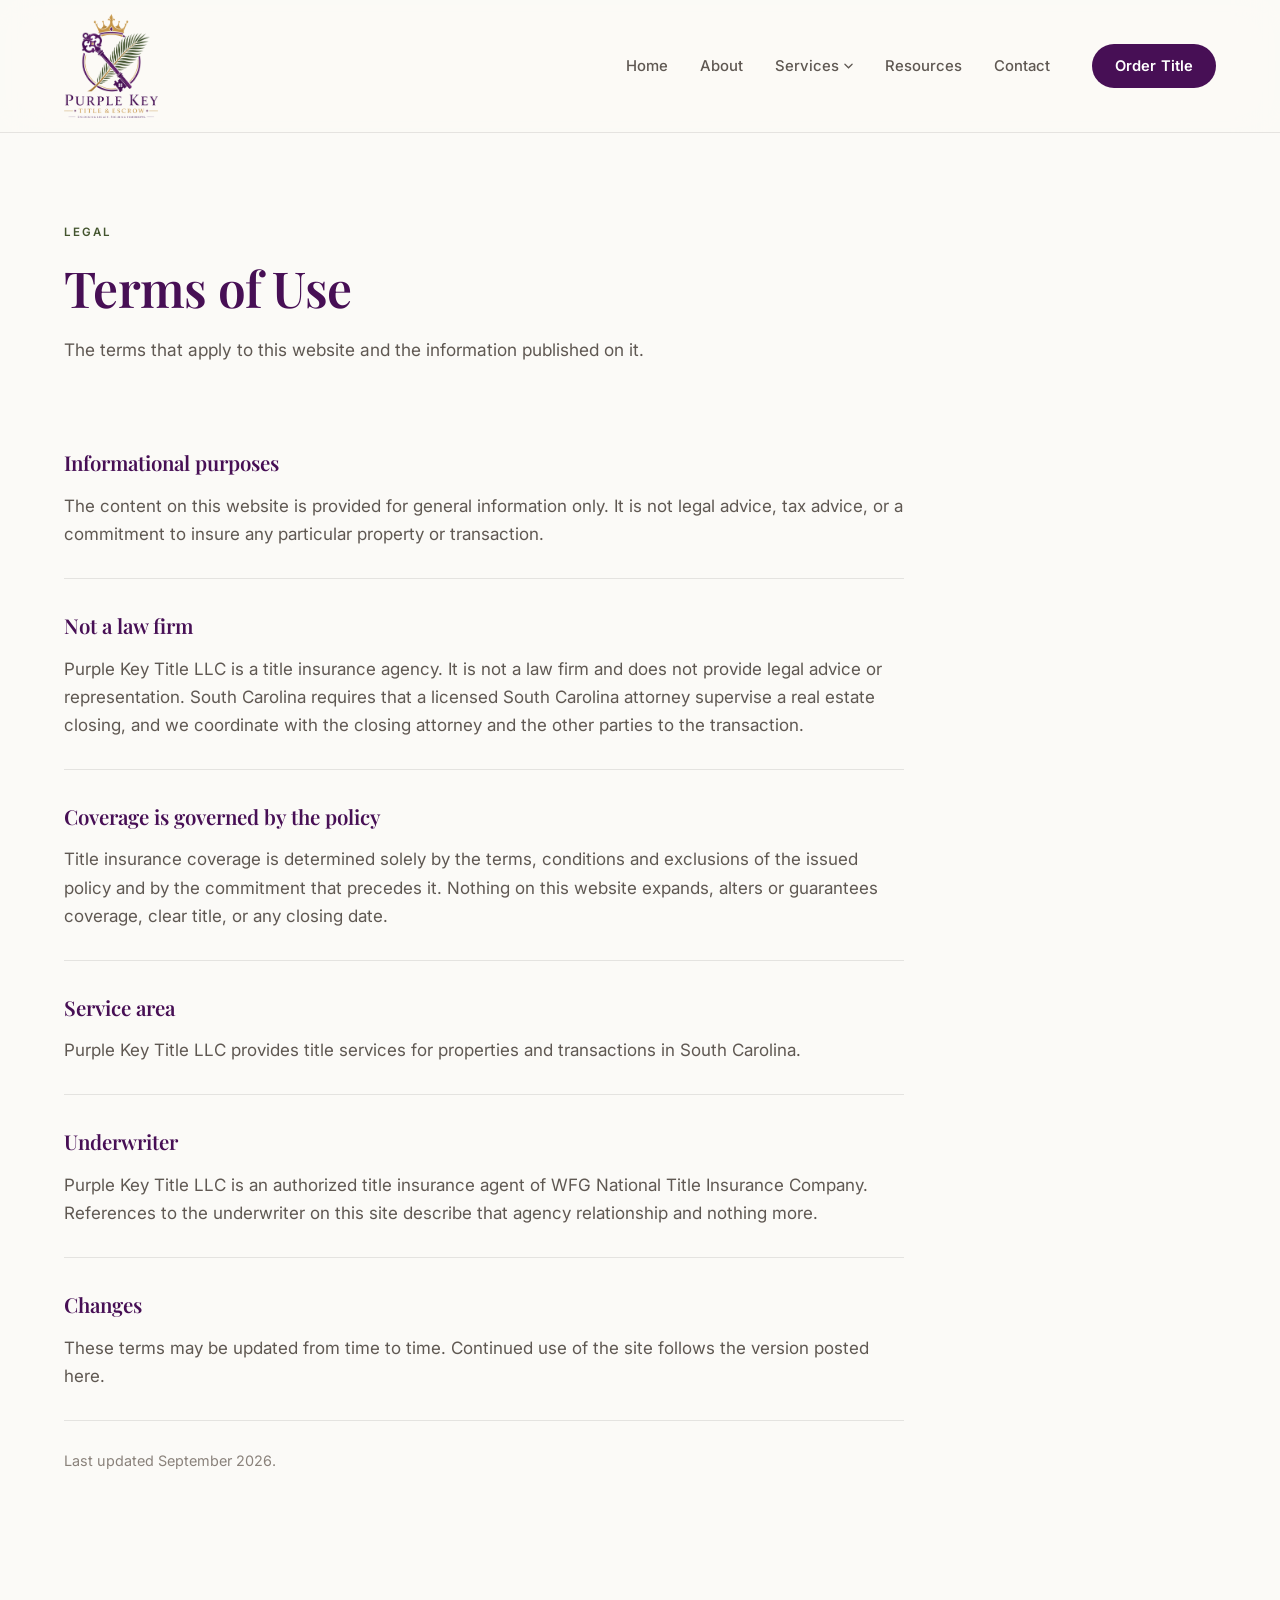
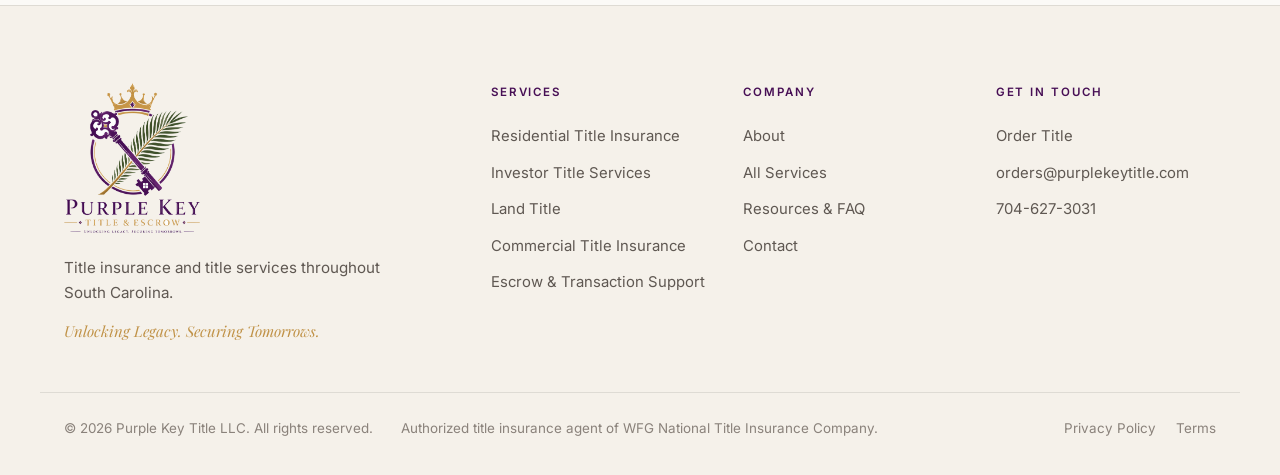
<file: terms.html>
<!DOCTYPE html>
<html lang="en">
<head>
<meta charset="utf-8">
<meta name="viewport" content="width=device-width, initial-scale=1">
<title>Terms | Purple Key Title LLC</title>
<meta name="description" content="The terms that apply to this website and the information published on it.">
<link rel="canonical" href="https://purplekeytitle.com/terms.html">
<meta name="theme-color" content="#FBFAF7">
<meta property="og:type" content="website">
<meta property="og:site_name" content="Purple Key Title LLC">
<meta property="og:title" content="Terms | Purple Key Title LLC">
<meta property="og:description" content="The terms that apply to this website and the information published on it.">
<meta property="og:url" content="https://purplekeytitle.com/terms.html">
<meta property="og:image" content="https://purplekeytitle.com/assets/img/og.jpg">
<meta name="twitter:card" content="summary_large_image">
<link rel="icon" href="assets/img/favicon.ico" sizes="any">
<link rel="icon" href="assets/img/icon-32.png" type="image/png">
<link rel="apple-touch-icon" href="assets/img/icon-180.png">
<link rel="manifest" href="site.webmanifest">
<link rel="preconnect" href="https://fonts.googleapis.com">
<link rel="preconnect" href="https://fonts.gstatic.com" crossorigin>
<link rel="stylesheet" href="https://fonts.googleapis.com/css2?family=Playfair+Display:wght@500;600;700&family=Inter:wght@400;500;600&display=swap">
<link rel="stylesheet" href="assets/style.css">
<script type="application/ld+json">{"@context": "https://schema.org", "@type": "ProfessionalService", "name": "Purple Key Title LLC", "description": "Title insurance and title services for residential, investor, land and commercial transactions throughout South Carolina.", "url": "https://purplekeytitle.com", "logo": "https://purplekeytitle.com/assets/img/logo-512.png", "image": "https://purplekeytitle.com/assets/img/og.jpg", "email": "orders@purplekeytitle.com", "areaServed": {"@type": "State", "name": "South Carolina"}, "serviceType": ["Residential Title Insurance", "Investor Title Services", "Land Title", "Commercial Title Insurance", "Escrow & Transaction Support"], "telephone": "704-627-3031"}</script>
</head>
<body>
<a class="skip" href="#main">Skip to content</a>
<header class="site-head" id="head">
  <div class="wrap head-in">
    <a class="brand" href="index.html" aria-label="Purple Key Title LLC - home">
      <img src="assets/img/logo-512.png" alt="Purple Key Title LLC" width="463" height="512">
    </a>
    <nav class="nav" aria-label="Primary">
      <a href="index.html">Home</a><a href="about.html">About</a>
      <div class="has-dd">
        <button class="dd-btn" aria-expanded="false" aria-haspopup="true">Services<svg viewBox="0 0 10 6" aria-hidden="true"><path d="M1 1l4 4 4-4" fill="none" stroke="currentColor" stroke-width="1.4" stroke-linecap="round"/></svg></button>
        <div class="dd" role="menu">
          <a href="services.html" role="menuitem" class="dd-all"><span class="dd-t">All title services</span><span class="dd-d">An overview of everything Purple Key handles.</span></a>
          <a href="residential-title-insurance.html" role="menuitem"><span class="dd-t">Residential Title Insurance</span><span class="dd-d">Protection for the place you call home.</span></a><a href="investor-title-services.html" role="menuitem"><span class="dd-t">Investor Title Services</span><span class="dd-d">Protection that grows with your portfolio.</span></a><a href="land-title.html" role="menuitem"><span class="dd-t">Land Title</span><span class="dd-d">Clarity before you build.</span></a><a href="commercial-title-insurance.html" role="menuitem"><span class="dd-t">Commercial Title Insurance</span><span class="dd-d">Protection built for higher-stakes transactions.</span></a><a href="escrow-transaction-support.html" role="menuitem"><span class="dd-t">Escrow & Transaction Support</span><span class="dd-d">Details handled with care.</span></a>
        </div>
      </div>
      <a href="resources.html">Resources</a><a href="contact.html">Contact</a>
    </nav>
    <a class="btn btn-p head-cta" href="mailto:orders@purplekeytitle.com?subject=New%20Title%20Order%20-%20Purple%20Key%20Title.&body=Please%20open%20a%20new%20title%20order.%0A%0AContact%20name%3A%0ACompany%20/%20firm%3A%0AEmail%3A%0APhone%3A%0AProperty%20address%3A%0ACounty%3A%0ATransaction%20type%20%28Purchase%20/%20Refinance%20/%20Cash%20/%20Commercial%20/%20Land%20/%20Other%29%3A%0ARole%20%28Buyer%20/%20Seller%20/%20Realtor%20/%20Lender%20/%20Investor%20/%20Attorney%20/%20Other%29%3A%0ARequested%20service%3A%0ATarget%20closing%20date%3A%0ANotes%20/%20special%20instructions%3A%0A%0AFor%20your%20security%2C%20please%20do%20not%20send%20Social%20Security%20numbers%2C%20bank%20account%0Anumbers%2C%20wire%20instructions%20or%20other%20sensitive%20financial%20details%20by%20email.%0A">Order Title</a>
    <button class="burger" aria-label="Open menu" aria-expanded="false"><span></span><span></span></button>
  </div>
  <div class="mobile" hidden>
    <nav aria-label="Mobile"><a href="index.html">Home</a><a href="about.html">About</a><a href="services.html">Services</a><a class="sub" href="residential-title-insurance.html">Residential Title Insurance</a><a class="sub" href="investor-title-services.html">Investor Title Services</a><a class="sub" href="land-title.html">Land Title</a><a class="sub" href="commercial-title-insurance.html">Commercial Title Insurance</a><a class="sub" href="escrow-transaction-support.html">Escrow & Transaction Support</a><a href="resources.html">Resources</a><a href="contact.html">Contact</a></nav>
    <a class="btn btn-p btn-block" href="mailto:orders@purplekeytitle.com?subject=New%20Title%20Order%20-%20Purple%20Key%20Title.&body=Please%20open%20a%20new%20title%20order.%0A%0AContact%20name%3A%0ACompany%20/%20firm%3A%0AEmail%3A%0APhone%3A%0AProperty%20address%3A%0ACounty%3A%0ATransaction%20type%20%28Purchase%20/%20Refinance%20/%20Cash%20/%20Commercial%20/%20Land%20/%20Other%29%3A%0ARole%20%28Buyer%20/%20Seller%20/%20Realtor%20/%20Lender%20/%20Investor%20/%20Attorney%20/%20Other%29%3A%0ARequested%20service%3A%0ATarget%20closing%20date%3A%0ANotes%20/%20special%20instructions%3A%0A%0AFor%20your%20security%2C%20please%20do%20not%20send%20Social%20Security%20numbers%2C%20bank%20account%0Anumbers%2C%20wire%20instructions%20or%20other%20sensitive%20financial%20details%20by%20email.%0A">Order Title</a>
  </div>
</header>
<main id="main">
<section class="page-hero">
  <div class="wrap">
    <p class="eyebrow">Legal</p>
    <h1 class="h-xl">Terms of Use</h1>
    <p class="lede">The terms that apply to this website and the information published on it.</p>
  </div>
</section>

<section class="sec tight-top">
  <div class="wrap">
    <div class="legal">
    <div class="legal-block"><h2>Informational purposes</h2><p>The content on this website is provided for general information only. It is not legal advice, tax advice, or a commitment to insure any particular property or transaction.</p></div>
    <div class="legal-block"><h2>Not a law firm</h2><p>Purple Key Title LLC is a title insurance agency. It is not a law firm and does not provide legal advice or representation. South Carolina requires that a licensed South Carolina attorney supervise a real estate closing, and we coordinate with the closing attorney and the other parties to the transaction.</p></div>
    <div class="legal-block"><h2>Coverage is governed by the policy</h2><p>Title insurance coverage is determined solely by the terms, conditions and exclusions of the issued policy and by the commitment that precedes it. Nothing on this website expands, alters or guarantees coverage, clear title, or any closing date.</p></div>
    <div class="legal-block"><h2>Service area</h2><p>Purple Key Title LLC provides title services for properties and transactions in South Carolina.</p></div>
    <div class="legal-block"><h2>Underwriter</h2><p>Purple Key Title LLC is an authorized title insurance agent of WFG National Title Insurance Company. References to the underwriter on this site describe that agency relationship and nothing more.</p></div>
    <div class="legal-block"><h2>Changes</h2><p>These terms may be updated from time to time. Continued use of the site follows the version posted here.</p></div>
      <p class="fine">Last updated September 2026.</p>
    </div>
  </div>
</section>
</main>
<footer class="site-foot">
  <div class="wrap foot-in">
    <div class="foot-brand">
      <img src="assets/img/logo-512.png" alt="Purple Key Title LLC" width="463" height="512" loading="lazy">
      <p class="foot-line">Title insurance and title services throughout South Carolina.</p>
      <p class="foot-tag">Unlocking Legacy. Securing Tomorrows.</p>
    </div>
    <div class="foot-cols">
      <div><h3>Services</h3><a href="residential-title-insurance.html">Residential Title Insurance</a><a href="investor-title-services.html">Investor Title Services</a><a href="land-title.html">Land Title</a><a href="commercial-title-insurance.html">Commercial Title Insurance</a><a href="escrow-transaction-support.html">Escrow & Transaction Support</a></div>
      <div><h3>Company</h3>
        <a href="about.html">About</a>
        <a href="services.html">All Services</a>
        <a href="resources.html">Resources &amp; FAQ</a>
        <a href="contact.html">Contact</a>
      </div>
      <div><h3>Get in touch</h3>
        <a href="mailto:orders@purplekeytitle.com?subject=New%20Title%20Order%20-%20Purple%20Key%20Title.&body=Please%20open%20a%20new%20title%20order.%0A%0AContact%20name%3A%0ACompany%20/%20firm%3A%0AEmail%3A%0APhone%3A%0AProperty%20address%3A%0ACounty%3A%0ATransaction%20type%20%28Purchase%20/%20Refinance%20/%20Cash%20/%20Commercial%20/%20Land%20/%20Other%29%3A%0ARole%20%28Buyer%20/%20Seller%20/%20Realtor%20/%20Lender%20/%20Investor%20/%20Attorney%20/%20Other%29%3A%0ARequested%20service%3A%0ATarget%20closing%20date%3A%0ANotes%20/%20special%20instructions%3A%0A%0AFor%20your%20security%2C%20please%20do%20not%20send%20Social%20Security%20numbers%2C%20bank%20account%0Anumbers%2C%20wire%20instructions%20or%20other%20sensitive%20financial%20details%20by%20email.%0A">Order Title</a>
        <a href="mailto:orders@purplekeytitle.com">orders@purplekeytitle.com</a>
        <a href="tel:+17046273031">704-627-3031</a>
      </div>
    </div>
  </div>
  <div class="wrap foot-bar">
    <p>&copy; 2026 Purple Key Title LLC. All rights reserved.</p>
    <p class="foot-uw">Authorized title insurance agent of WFG National Title Insurance Company.</p>
    <p class="foot-legal"><a href="privacy.html">Privacy Policy</a><a href="terms.html">Terms</a></p>
  </div>
</footer>
<script src="assets/main.js" defer></script>
</body>
</html>
</file>
<file: assets/style.css>
/* Purple Key Title & Escrow
   ------------------------------------------------------------------
   Palette and type come straight from the brand spec. The site stays
   restrained on purpose so the supplied logo has room to carry the
   crown, key and palmetto on its own.
   ------------------------------------------------------------------ */

:root{
  --purple:#470F55;
  --purple-700:#5B2069;
  --purple-900:#310A3C;
  --gold:#C09247;
  --gold-soft:#E2CDA6;
  --gold-wash:#F3E9D8;
  --green:#44552F;
  --ivory:#FBFAF7;
  --band:#F5F1EA;
  --stone:#EDE7DD;
  --ink:#282828;
  --ink-2:#5F5852;
  --ink-3:#8A827B;
  --line:rgba(40,40,40,.11);
  --line-2:rgba(71,15,85,.14);

  --r:18px;
  --r-lg:26px;
  --r-xl:32px;

  --shadow:0 1px 2px rgba(40,20,50,.05), 0 10px 28px rgba(50,25,60,.07);
  --shadow-lg:0 2px 4px rgba(40,20,50,.05), 0 26px 60px rgba(50,25,60,.11);

  --sans:'Inter',-apple-system,BlinkMacSystemFont,'Segoe UI',Roboto,Helvetica,Arial,sans-serif;
  --serif:'Playfair Display',Georgia,'Times New Roman',serif;

  --head-h:132px;
  --gut:24px;
  --sec:clamp(72px,9vw,128px);
}

*,*::before,*::after{box-sizing:border-box}
html{-webkit-text-size-adjust:100%;scroll-behavior:smooth}
@media (prefers-reduced-motion:reduce){html{scroll-behavior:auto}}

body{
  margin:0;
  background:var(--ivory);
  color:var(--ink);
  font-family:var(--sans);
  font-size:17px;
  line-height:1.65;
  -webkit-font-smoothing:antialiased;
  -moz-osx-font-smoothing:grayscale;
  overflow-x:hidden;
}

img,svg,picture{display:block;max-width:100%}
img{height:auto}
a{color:inherit}

.skip{
  position:absolute;left:-9999px;top:0;z-index:200;
  background:var(--purple);color:#fff;padding:12px 20px;border-radius:0 0 12px 0;
  font-size:.9rem;font-weight:600;text-decoration:none;
}
.skip:focus{left:0}

:focus-visible{outline:2.5px solid var(--purple);outline-offset:3px;border-radius:6px}

.wrap{width:100%;max-width:1200px;margin:0 auto;padding:0 var(--gut)}
.wrap.narrow{max-width:820px}
.center{text-align:center}

/* ---------- type ---------- */
.h-hero,.h-xl,.h-lg{
  font-family:var(--serif);
  font-weight:600;
  color:var(--purple);
  letter-spacing:-.015em;
  margin:0;
  text-wrap:balance;
}
.h-hero{font-size:clamp(2.6rem,6.4vw,4.75rem);line-height:1.02;max-width:15ch}
.center .h-hero,.center .h-xl,.center .h-lg{max-width:none;margin-left:auto;margin-right:auto}
.h-xl{font-size:clamp(2rem,4vw,3.1rem);line-height:1.1;max-width:19ch}
.h-lg{font-size:clamp(1.65rem,3vw,2.35rem);line-height:1.16;max-width:24ch}

.eyebrow{
  font-size:.72rem;font-weight:600;letter-spacing:.17em;text-transform:uppercase;
  color:var(--green);margin:0 0 18px;
}
.eyebrow.on-dark{color:var(--gold-soft)}

.lede{
  font-size:clamp(1.03rem,1.35vw,1.19rem);
  line-height:1.65;color:var(--ink-2);
  max-width:62ch;margin:22px 0 0;
}
.measure{max-width:800px}
.split-copy .h-xl,.split-copy .h-lg{max-width:none}
.center .lede{margin-left:auto;margin-right:auto}
.lede.on-dark{color:rgba(255,255,255,.82)}
.h-xl.on-dark,.h-lg.on-dark{color:#fff}

p{margin:0 0 18px}
.fine{font-size:.9rem;line-height:1.6;color:var(--ink-3);max-width:70ch}
.muted{color:var(--ink-3)}

.tagline-quote{
  font-family:var(--serif);font-style:italic;font-size:1.18rem;
  color:var(--purple);border-left:2px solid var(--gold);
  padding-left:20px;margin-top:30px;
}

.rule{display:block;width:64px;height:1px;background:var(--gold);margin:26px auto}

/* ---------- buttons ---------- */
.btns{display:flex;flex-wrap:wrap;gap:12px;margin-top:34px}
.center-btns{justify-content:center}

.btn{
  display:inline-flex;align-items:center;justify-content:center;
  min-height:50px;padding:0 28px;border-radius:999px;
  font-size:.97rem;font-weight:600;letter-spacing:.005em;
  text-decoration:none;border:1.5px solid transparent;cursor:pointer;
  transition:background .22s ease,color .22s ease,border-color .22s ease,transform .22s ease;
}
.btn:hover{transform:translateY(-1px)}
.btn-p{background:var(--purple);color:#fff}
.btn-p:hover{background:var(--purple-700)}
.btn-o{background:transparent;color:var(--purple);border-color:var(--line-2)}
.btn-o:hover{border-color:var(--purple);background:rgba(71,15,85,.04)}
.btn-light{background:#fff;color:var(--purple)}
.btn-light:hover{background:var(--gold-wash)}
.btn-ghost-light{background:transparent;color:#fff;border-color:rgba(255,255,255,.4)}
.btn-ghost-light:hover{border-color:#fff;background:rgba(255,255,255,.1)}
.btn-block{display:flex;width:100%}

.arrow{
  display:inline-flex;align-items:center;gap:9px;
  font-size:.94rem;font-weight:600;color:var(--purple);text-decoration:none;
}
.arrow svg{width:15px;height:11px;transition:transform .24s ease}
.arrow:hover svg,a:hover .arrow svg{transform:translateX(4px)}
.link{margin-top:26px}

/* ---------- header ---------- */
.site-head{
  position:sticky;top:0;z-index:100;
  background:rgba(251,250,247,.78);
  -webkit-backdrop-filter:saturate(180%) blur(20px);
  backdrop-filter:saturate(180%) blur(20px);
  border-bottom:1px solid var(--line);
}
.head-in{
  display:flex;align-items:center;gap:28px;
  height:var(--head-h);
}
.brand{flex:0 0 auto;display:block;line-height:0}
.brand img{height:104px;width:auto}

.nav{display:flex;align-items:center;gap:4px;margin-left:auto}
.nav > a,.dd-btn{
  display:inline-flex;align-items:center;gap:5px;
  padding:10px 14px;border-radius:10px;
  font-size:.93rem;font-weight:500;color:var(--ink-2);
  text-decoration:none;background:none;border:0;cursor:pointer;
  font-family:inherit;white-space:nowrap;
  transition:color .18s ease,background .18s ease;
}
.nav > a:hover,.dd-btn:hover{color:var(--purple);background:rgba(71,15,85,.05)}
.nav > a[aria-current]{color:var(--purple);font-weight:600}
.dd-btn svg{width:9px;height:6px;transition:transform .22s ease}

.has-dd{position:relative}
.has-dd.open > .dd-btn{color:var(--purple);font-weight:600}
.dd{
  position:absolute;top:calc(100% + 10px);left:50%;transform:translate(-50%,8px);
  width:360px;padding:10px;
  background:#fff;border:1px solid var(--line);border-radius:var(--r-lg);
  box-shadow:var(--shadow-lg);
  opacity:0;visibility:hidden;pointer-events:none;
  transition:opacity .2s ease,transform .2s ease,visibility .2s;
}
.has-dd:hover .dd,.has-dd.show .dd{opacity:1;visibility:visible;pointer-events:auto;transform:translate(-50%,0)}
.has-dd:hover .dd-btn svg,.has-dd.show .dd-btn svg{transform:rotate(180deg)}
.dd a{
  display:block;padding:12px 14px;border-radius:14px;text-decoration:none;
  transition:background .16s ease;
}
.dd a:hover{background:var(--band)}
.dd-t{display:block;font-size:.93rem;font-weight:600;color:var(--purple)}
.dd-d{display:block;font-size:.83rem;color:var(--ink-3);margin-top:2px;line-height:1.45}
.dd-all{border-bottom:1px solid var(--line);border-radius:14px 14px 0 0;margin-bottom:6px;padding-bottom:14px}

.head-cta{flex:0 0 auto;min-height:44px;padding:0 22px;font-size:.92rem}

.burger{
  display:none;width:44px;height:44px;margin-left:auto;
  background:none;border:0;cursor:pointer;padding:0;
  flex-direction:column;align-items:center;justify-content:center;gap:6px;
}
.burger span{display:block;width:21px;height:1.6px;background:var(--purple);border-radius:2px;transition:transform .26s ease,opacity .2s ease}
.burger[aria-expanded="true"] span:first-child{transform:translateY(3.8px) rotate(45deg)}
.burger[aria-expanded="true"] span:last-child{transform:translateY(-3.8px) rotate(-45deg)}

.mobile{border-top:1px solid var(--line);padding:16px var(--gut) 28px;background:var(--ivory)}
.mobile nav{display:flex;flex-direction:column}
.mobile nav a{
  padding:14px 4px;font-size:1.05rem;font-weight:500;color:var(--ink);
  text-decoration:none;border-bottom:1px solid var(--line);
}
.mobile nav a.sub{padding-left:20px;font-size:.95rem;color:var(--ink-2)}
.mobile .btn{margin-top:22px}

/* ---------- sections ---------- */
.sec{padding:var(--sec) 0}
.sec.tight-top{padding-top:clamp(28px,4vw,52px)}
.band{background:var(--band)}

.hero{padding:clamp(56px,8vw,104px) 0 0}
.hero .btns{margin-top:38px}
.hero-media{margin-top:clamp(44px,6vw,72px)}
.hero-img img{
  width:100%;border-radius:var(--r-xl);box-shadow:var(--shadow-lg);
  background:var(--stone);
}

.page-hero{padding:clamp(52px,7vw,92px) 0 0}
.page-hero.tight{padding-bottom:0}
.page-hero + .hero-media{margin-top:clamp(40px,5vw,64px)}

/* ---------- split ---------- */
.split{display:grid;grid-template-columns:1fr 1fr;gap:clamp(36px,5vw,72px);align-items:center}
.split.flip .split-media{order:2}
.split-copy p{color:var(--ink-2)}
.split-copy .h-xl{margin-bottom:22px}
.rounded img{width:100%;border-radius:var(--r-lg);box-shadow:var(--shadow);background:var(--stone)}

/* ---------- service cards ---------- */
.svc-grid{
  display:grid;grid-template-columns:repeat(6,1fr);gap:24px;
  margin-top:clamp(40px,5vw,60px);
}
.svc-card{grid-column:span 2}
.svc-card:nth-child(4){grid-column:2 / span 2}
.svc-card:nth-child(5){grid-column:4 / span 2}
.svc-grid.top{margin-top:clamp(40px,5vw,64px)}
.svc-card{
  display:flex;flex-direction:column;text-decoration:none;
  background:#fff;border:1px solid var(--line);border-radius:var(--r-lg);
  overflow:hidden;box-shadow:var(--shadow);
  transition:transform .3s cubic-bezier(.2,.7,.3,1),box-shadow .3s ease;
}
.svc-card:hover{transform:translateY(-4px);box-shadow:var(--shadow-lg)}
.svc-img img{width:100%;aspect-ratio:3/2;object-fit:cover;background:var(--stone)}
.svc-body{padding:26px 26px 28px;display:flex;flex-direction:column;flex:1}
.svc-body h3{
  font-family:var(--serif);font-size:1.3rem;font-weight:600;color:var(--purple);
  margin:0 0 8px;line-height:1.25;
}
.svc-sub{font-style:italic;color:var(--green);font-size:.95rem;margin:0 0 12px}
.svc-body p{font-size:.95rem;color:var(--ink-2);margin:0 0 20px}
.svc-body .arrow{margin-top:auto}

/* ---------- benefits ---------- */
.benefits{
  display:grid;grid-template-columns:repeat(3,1fr);gap:clamp(24px,3vw,40px);
  margin-top:clamp(44px,5vw,64px);
}
.benefit h3{
  font-family:var(--serif);font-size:1.16rem;font-weight:600;color:var(--purple);
  margin:14px 0 8px;
}
.benefit p{font-size:.95rem;color:var(--ink-2);margin:0}
.arc{display:block;color:var(--gold)}
.arc svg{width:22px;height:22px}

/* ---------- underwriter band ---------- */
.uw .h-lg{font-family:var(--serif)}

/* ---------- process ---------- */
.proc-media{margin-top:clamp(32px,4vw,48px);margin-bottom:clamp(40px,5vw,60px)}
.proc-img img{width:100%;border-radius:var(--r-xl);box-shadow:var(--shadow-lg);background:var(--stone)}

/* no <ol> here on purpose: the badge is the only number, so a browser
   list-marker can never render a second one beside it. */
.steps-row{
  margin:0;padding:0;
  display:grid;grid-template-columns:repeat(4,1fr);gap:clamp(20px,3vw,40px);
}
.step{position:relative;padding-top:8px}
.step:not(:last-child)::before{
  content:"";position:absolute;left:44px;right:-24px;top:25px;height:1px;
  background:var(--line-2);
}
.step-n{
  width:35px;height:35px;border-radius:50%;
  display:grid;place-items:center;
  background:var(--ivory);border:1px solid var(--gold);
  color:var(--purple);font-size:.88rem;font-weight:600;
  position:relative;z-index:1;
}
.band .step-n{background:var(--band)}
.step h3{font-size:1.06rem;font-weight:600;color:var(--purple);margin:18px 0 6px}
.step p{font-size:.95rem;color:var(--ink-2);margin:0}

/* ---------- coverage ---------- */
.coverage{display:grid;grid-template-columns:1.15fr .85fr;gap:clamp(36px,5vw,72px);align-items:center}
.cov-map{text-align:center}
.cov-map svg{width:100%;max-width:400px;margin:0 auto;overflow:visible}
.sc-fill{fill:rgba(71,15,85,.06)}
.sc-line{fill:none;stroke:var(--purple);stroke-width:1.6;stroke-linejoin:round;
  opacity:.75;stroke-dasharray:1600;stroke-dashoffset:1600;}
.cov-map.in .sc-line{animation:draw 1.9s cubic-bezier(.4,0,.2,1) forwards}
@keyframes draw{to{stroke-dashoffset:0}}
.cov-cap{
  margin-top:18px;font-size:.74rem;font-weight:600;letter-spacing:.17em;
  text-transform:uppercase;color:var(--gold);
}
@media (prefers-reduced-motion:reduce){
  .sc-line{stroke-dashoffset:0}
  .cov-map.in .sc-line{animation:none}
}

/* ---------- included / related ---------- */
.incl-grid{display:grid;grid-template-columns:repeat(2,1fr);gap:24px;margin-top:clamp(36px,4vw,52px)}
.incl{
  background:#fff;border:1px solid var(--line);border-radius:var(--r-lg);
  padding:28px 28px 26px;box-shadow:var(--shadow);
}
.band .incl{background:var(--ivory)}
.incl h3{font-family:var(--serif);font-size:1.16rem;font-weight:600;color:var(--purple);margin:0 0 10px}
.incl p{font-size:.95rem;color:var(--ink-2);margin:0}

.rel-grid{display:grid;grid-template-columns:repeat(4,1fr);gap:16px;margin-top:36px}
.rel-card{
  display:block;padding:22px;border:1px solid var(--line);border-radius:var(--r);
  text-decoration:none;background:#fff;transition:border-color .2s ease,transform .25s ease;
}
.rel-card:hover{border-color:var(--gold);transform:translateY(-2px)}
.rel-t{display:block;font-weight:600;color:var(--purple);font-size:.98rem;line-height:1.3}
.rel-d{display:block;font-size:.85rem;color:var(--ink-3);margin-top:6px;font-style:italic;line-height:1.45}

/* ---------- faq ---------- */
.faq-wrap{margin-top:8px;max-width:880px}
.faq{border-bottom:1px solid var(--line)}
.faq summary{
  display:flex;align-items:flex-start;justify-content:space-between;gap:20px;
  padding:24px 0;cursor:pointer;list-style:none;
  font-family:var(--serif);font-size:clamp(1.08rem,1.6vw,1.28rem);font-weight:600;
  color:var(--purple);line-height:1.35;
}
.faq summary::-webkit-details-marker{display:none}
.chev{flex:0 0 auto;margin-top:7px;color:var(--gold);transition:transform .26s ease}
.chev svg{width:12px;height:8px}
.faq[open] .chev{transform:rotate(180deg)}
.faq-a{padding:0 0 26px;max-width:70ch}
.faq-a p{margin:0;color:var(--ink-2)}

/* ---------- contact actions ---------- */
.acts{display:grid;grid-template-columns:repeat(3,1fr);gap:20px;
  margin-top:clamp(36px,4vw,52px);margin-bottom:44px}
.act{
  display:flex;flex-direction:column;text-decoration:none;
  background:#fff;border:1px solid var(--line);border-radius:var(--r-lg);
  padding:30px 28px 32px;box-shadow:var(--shadow);
  transition:transform .28s ease,box-shadow .28s ease,border-color .2s ease;
}
a.act:hover{transform:translateY(-4px);box-shadow:var(--shadow-lg);border-color:var(--gold)}
.act-primary{background:var(--purple);border-color:var(--purple)}
.act-primary .act-e{color:var(--gold-soft)}
.act-primary .act-t{color:#fff}
.act-primary .act-d{color:rgba(255,255,255,.76)}
a.act-primary:hover{background:var(--purple-700);border-color:var(--purple-700)}
.act-soon{background:var(--band);box-shadow:none}
.act-e{font-size:.7rem;font-weight:600;letter-spacing:.17em;text-transform:uppercase;color:var(--green)}
.act-t{
  font-family:var(--serif);font-size:1.22rem;font-weight:600;color:var(--purple);
  margin:12px 0 8px;line-height:1.3;word-break:break-word;
}
.act-d{font-size:.93rem;color:var(--ink-2);line-height:1.55}

/* ---------- legal ---------- */
.legal{max-width:840px}
.legal-block{padding:30px 0;border-bottom:1px solid var(--line)}
.legal-block h2{font-family:var(--serif);font-size:1.28rem;font-weight:600;color:var(--purple);margin:0 0 12px}
.legal-block p{color:var(--ink-2);margin:0}
.legal .fine{padding-top:28px}
.note-sep{margin-top:26px}

/* ---------- final cta ---------- */
.band-cta{background:var(--purple);padding:var(--sec) 0}
.band-cta .btns{margin-top:36px}

/* ---------- footer ---------- */
.site-foot{background:var(--band);border-top:1px solid var(--line)}
.foot-in{
  display:grid;grid-template-columns:minmax(220px,1fr) 2fr;
  gap:clamp(36px,5vw,72px);padding-top:clamp(56px,6vw,84px);padding-bottom:48px;
}
.foot-brand img{height:150px;width:auto;margin-bottom:22px}
.foot-line{font-size:.95rem;color:var(--ink-2);margin:0 0 14px;max-width:34ch}
.foot-tag{
  font-family:var(--serif);font-style:italic;font-size:.94rem;color:var(--gold);margin:0;
}
.foot-cols{display:grid;grid-template-columns:repeat(3,1fr);gap:32px}
.foot-cols h3{
  font-size:.72rem;font-weight:600;letter-spacing:.17em;text-transform:uppercase;
  color:var(--purple);margin:0 0 16px;
}
.foot-cols a,.foot-cols span{
  display:block;font-size:.93rem;color:var(--ink-2);text-decoration:none;
  padding:6px 0;transition:color .18s ease;word-break:break-word;
}
.foot-cols a:hover{color:var(--purple)}

.foot-bar{
  display:flex;flex-wrap:wrap;gap:10px 28px;align-items:center;
  padding-top:24px;padding-bottom:36px;border-top:1px solid var(--line);
}
.foot-bar p{margin:0;font-size:.84rem;color:var(--ink-3)}
.foot-uw{flex:1 1 auto}
.foot-legal{display:flex;gap:20px}
.foot-legal a{text-decoration:none;color:var(--ink-3)}
.foot-legal a:hover{color:var(--purple)}

/* ---------- reveal ---------- */
.reveal{opacity:0;transform:translateY(18px);transition:opacity .7s ease,transform .7s cubic-bezier(.2,.7,.3,1)}
.reveal.in{opacity:1;transform:none}
@media (prefers-reduced-motion:reduce){
  .reveal{opacity:1;transform:none;transition:none}
  .btn:hover,.svc-card:hover,.act:hover,.rel-card:hover{transform:none}
}

/* ---------- responsive ---------- */
@media (max-width:1080px){
  .svc-grid{grid-template-columns:repeat(4,1fr)}
  .svc-card:nth-child(4){grid-column:span 2}
  .svc-card:nth-child(5){grid-column:2 / span 2}
  .steps-row{grid-template-columns:repeat(2,1fr);row-gap:36px}
  .step:nth-child(2)::before{display:none}
  .benefits{grid-template-columns:repeat(2,1fr)}
  .rel-grid{grid-template-columns:repeat(2,1fr)}
  .acts{grid-template-columns:1fr 1fr}
}

@media (max-width:920px){
  :root{--head-h:92px;--gut:20px}
  .brand img{height:70px}
  .nav,.head-cta{display:none}
  .burger{display:flex}
  .split,.coverage{grid-template-columns:1fr}
  .split.flip .split-media{order:0}
  .foot-in{grid-template-columns:1fr}
  .foot-brand img{height:118px}
}

@media (max-width:700px){
  body{font-size:16px}
  .svc-grid{grid-template-columns:1fr}
  .svc-card,.svc-card:nth-child(4),.svc-card:nth-child(5){grid-column:1 / -1}
  .benefits,.incl-grid,.rel-grid,.acts{grid-template-columns:1fr}
  .steps-row{grid-template-columns:1fr;row-gap:30px}
  .step::before{display:none !important}
  .h-hero,.h-xl,.h-lg{max-width:none}
  .btns .btn{flex:1 1 100%}
  .foot-cols{grid-template-columns:1fr 1fr}
  .hero-img img{border-radius:var(--r-lg)}
  .foot-bar{flex-direction:column;align-items:flex-start}
}

@media (max-width:420px){
  .foot-cols{grid-template-columns:1fr}
}
</file>
